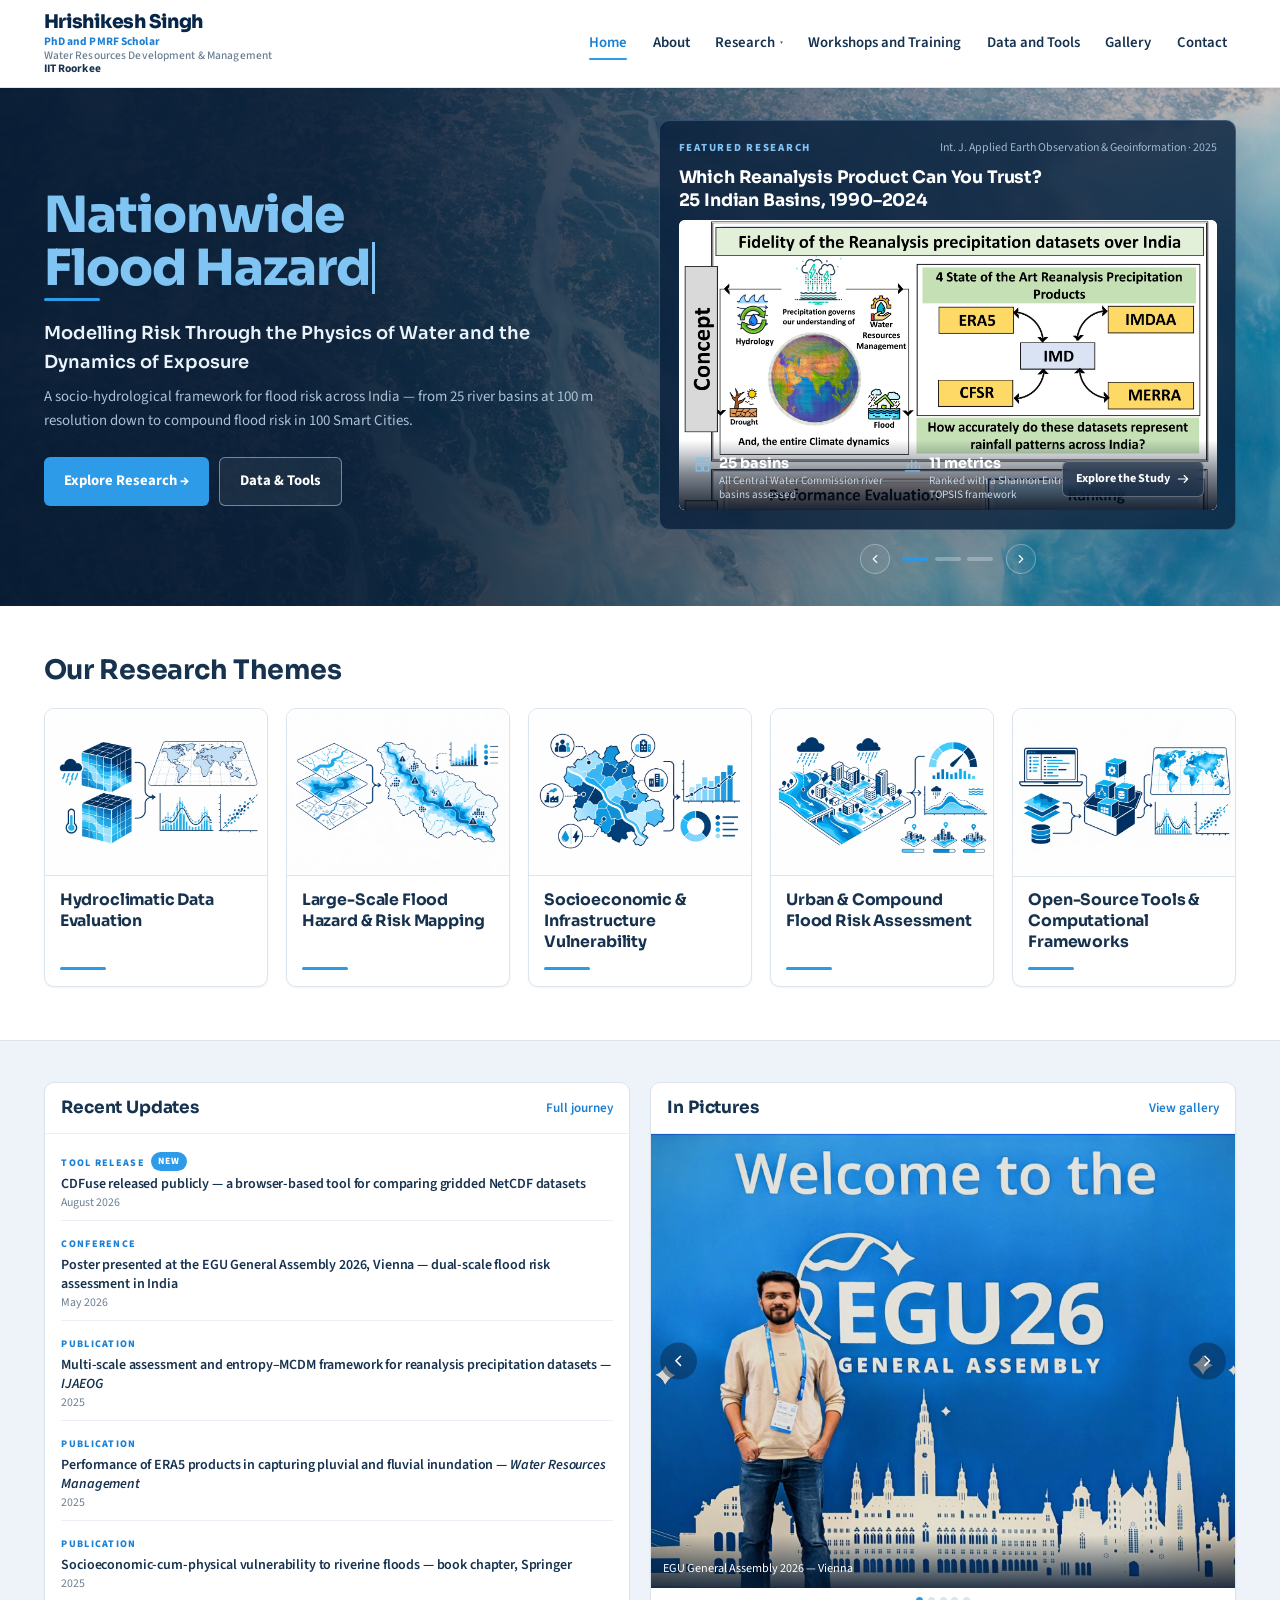
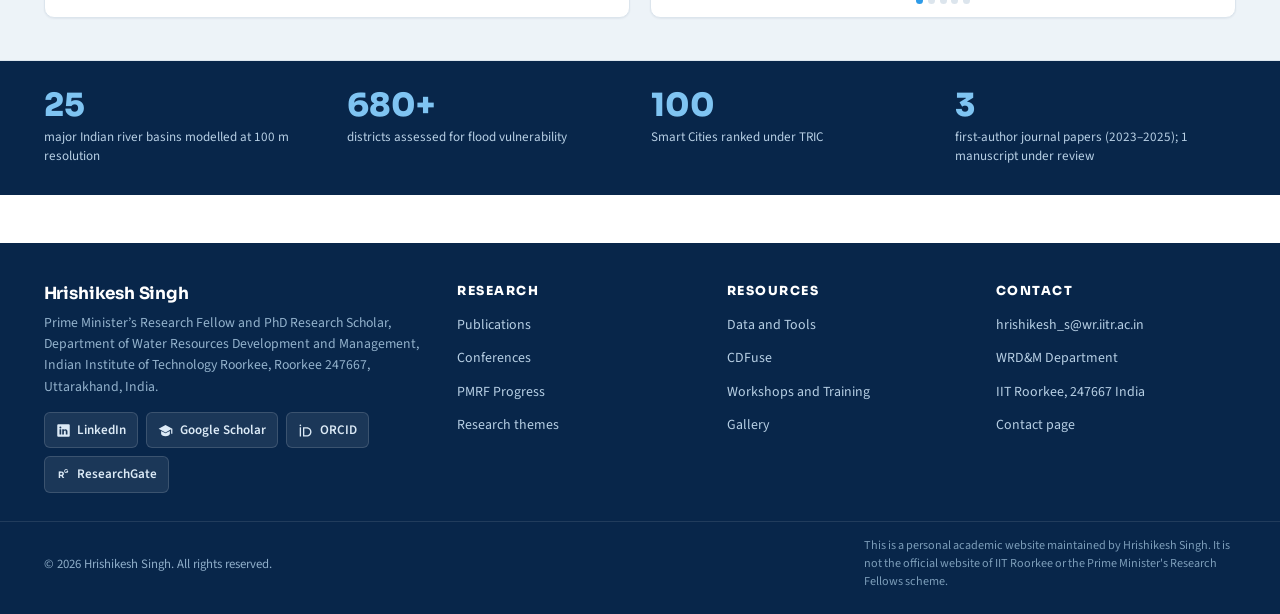
<file: index.html>
<!DOCTYPE html>
<html lang="en">
<head>
<meta charset="UTF-8">
<meta name="viewport" content="width=device-width, initial-scale=1.0">
<title>Hrishikesh Singh — PMRF Scholar, IIT Roorkee</title>
<meta name="description" content="Personal academic website of Hrishikesh Singh, Prime Minister's Research Fellow and PhD scholar, Department of Water Resources Development and Management, IIT Roorkee. Flood-risk modelling, hydrodynamic simulation and socio-hydrological vulnerability across India.">
<link rel="stylesheet" href="css/style.css">
</head>
<body>
<header class="site-header">
  <div class="nav-inner">
    <div class="site-title">
      <a href="index.html">Hrishikesh Singh</a>
      <span class="affil"><span class="role">PhD and PMRF Scholar</span><br>Water Resources Development &amp; Management<br><b>IIT Roorkee</b></span>
    </div>
    <button class="nav-toggle" aria-label="Toggle navigation" aria-expanded="false">&#9776;</button>
    <nav class="main-nav">
      <ul>
        <li><a href="index.html" class="active">Home</a></li>
        <li><a href="about.html">About</a></li>
        <li class="has-dropdown">
          <button type="button" class="dropdown-toggle" aria-expanded="false" aria-haspopup="true">Research <span class="caret" aria-hidden="true">&#9662;</span></button>
          <ul class="dropdown-menu">
            <li><a href="publications.html">Publications</a></li>
            <li><a href="conferences.html">Conferences</a></li>
            <li><a href="pmrf-progress.html">PMRF Progress</a></li>
          </ul>
        </li>
        <li><a href="workshops.html">Workshops and Training</a></li>
        <li><a href="data-tools.html">Data and Tools</a></li>
        <li><a href="gallery.html">Gallery</a></li>
        <li><a href="contact.html">Contact</a></li>
      </ul>
    </nav>
  </div>
</header>

<main id="main" class="home-main">

<!-- ===================== Hero ===================== -->
<section class="hero-photo" style="--hero-img: url('/assets/header.png');">
  <div class="hero-photo-inner">

    <div>
      <h1 class="kinetic">
        <span class="kinetic-line" id="heroRotate" aria-hidden="true"
              data-phrases='["Nationwide Flood Hazard","Hydrodynamic Flood Modelling","Socio-hydrological Vulnerability","Compound Urban Flood Risk","Hydroclimatic Extremes"]'>Nationwide Flood Hazard</span>
      </h1>
      <p class="sr-only">Hrishikesh Singh works on nationwide flood hazard modelling, hydrodynamic flood simulation, socio-hydrological vulnerability, compound urban flood risk, and hydroclimatic extremes.</p>

      <hr class="hero-rule">
      <p class="hero-keywords">Modelling Risk Through the Physics of Water and the Dynamics of Exposure</p>
      <p class="hero-caption">A socio-hydrological framework for flood risk across India &mdash; from 25 river basins at 100&nbsp;m resolution down to compound flood risk in 100 Smart Cities.</p>

      <div class="hero-cta">
        <a href="publications.html" class="primary">Explore Research &rarr;</a>
        <a href="data-tools.html" class="outline">Data &amp; Tools</a>
      </div>
    </div>

    <!-- Featured research deck -->
    <div class="featured-deck">

      <article class="featured is-active" data-title="Reanalysis precipitation datasets over Indian basins">
        <div class="featured-body">
          <div class="featured-head">
            <span class="kicker">Featured Research</span>
            <span class="ref">Int. J. Applied Earth Observation &amp; Geoinformation &middot; 2025</span>
          </div>
          <div class="featured-title-row">
            <h2>Which Reanalysis Product Can You Trust?<br>25 Indian Basins, 1990&ndash;2024</h2>
            <a class="cta" href="https://doi.org/10.1016/j.jag.2025.104919" target="_blank" rel="noopener">Explore the Study
              <svg viewBox="0 0 24 24" fill="none" stroke="currentColor" stroke-width="2" stroke-linecap="round" stroke-linejoin="round"><path d="M4 12h16M14 6l6 6-6 6"/></svg></a>
          </div>
          <figure class="featured-figure">
            <img loading="lazy" decoding="async" src="assets/featured-research/ijaeog-figure.jpg" alt="Ranking of reanalysis precipitation datasets across Indian river basins" onerror="this.style.display='none'; this.nextElementSibling.style.display='flex';">
            <div class="fig-fallback">Figure &mdash; Singh &amp; Mohanty (2025), IJAEOG</div>
          </figure>
          <div class="stat-grid">
            <div class="stat">
              <svg viewBox="0 0 24 24" fill="none" stroke="currentColor" stroke-width="1.6" stroke-linecap="round" stroke-linejoin="round"><path d="M4 4h7v7H4zM13 4h7v7h-7zM4 13h7v7H4zM13 13h7v7h-7z"/></svg>
              <div><b>25 basins</b><span>All Central Water Commission river basins assessed</span></div>
            </div>
            <div class="stat">
              <svg viewBox="0 0 24 24" fill="none" stroke="currentColor" stroke-width="1.6" stroke-linecap="round" stroke-linejoin="round"><path d="M3 20h18M6 16v-5M11 16V7M16 16v-8M21 16v-3"/></svg>
              <div><b>11 metrics</b><span>Ranked with a Shannon Entropy&ndash;TOPSIS framework</span></div>
            </div>
            <div class="stat">
              <svg viewBox="0 0 24 24" fill="none" stroke="currentColor" stroke-width="1.6" stroke-linecap="round" stroke-linejoin="round"><path d="M12 3s6 6.4 6 10.4A6 6 0 016 13.4C6 9.4 12 3 12 3z"/></svg>
              <div><b>ERA5 nationally</b><span>IMDAA leads in monsoon and mountainous basins</span></div>
            </div>
            <div class="stat">
              <svg viewBox="0 0 24 24" fill="none" stroke="currentColor" stroke-width="1.6" stroke-linecap="round" stroke-linejoin="round"><path d="M12 2l2.9 6.3 6.6.8-4.9 4.6 1.3 6.6L12 17l-5.9 3.3 1.3-6.6L2.5 9.1l6.6-.8z"/></svg>
              <div><b>Impact factor 9.83</b><span>First-author, 2024 journal impact factor</span></div>
            </div>
          </div>
        </div>
      </article>

      <article class="featured" data-title="ERA5 for pluvial and fluvial inundation">
        <div class="featured-body">
          <div class="featured-head">
            <span class="kicker">Featured Research</span>
            <span class="ref">Water Resources Management &middot; 2025</span>
          </div>
          <div class="featured-title-row">
            <h2>Can ERA5 Reproduce Pluvial and Fluvial Inundation?<br>Resource-Constrained Flood-Prone Watersheds</h2>
            <a class="cta" href="https://doi.org/10.1007/s11269-025-04257-9" target="_blank" rel="noopener">Explore the Study
              <svg viewBox="0 0 24 24" fill="none" stroke="currentColor" stroke-width="2" stroke-linecap="round" stroke-linejoin="round"><path d="M4 12h16M14 6l6 6-6 6"/></svg></a>
          </div>
          <figure class="featured-figure">
            <img loading="lazy" decoding="async" src="assets/featured-research/wrm-figure.jpg" alt="Design flood hazard maps derived from ERA5 rainfall and GloFAS discharge" onerror="this.style.display='none'; this.nextElementSibling.style.display='flex';">
            <div class="fig-fallback">Figure &mdash; Singh &amp; Mohanty (2025), Water Resources Management</div>
          </figure>
          <div class="stat-grid">
            <div class="stat">
              <svg viewBox="0 0 24 24" fill="none" stroke="currentColor" stroke-width="1.6" stroke-linecap="round" stroke-linejoin="round"><circle cx="10.5" cy="10.5" r="6.5"/><path d="M15.5 15.5L21 21"/></svg>
              <div><b>Hit rate &gt; 0.8</b><span>Simulated extents validated against MODIS imagery</span></div>
            </div>
            <div class="stat">
              <svg viewBox="0 0 24 24" fill="none" stroke="currentColor" stroke-width="1.6" stroke-linecap="round" stroke-linejoin="round"><path d="M2 16c2.5 0 2.5-3 5-3s2.5 3 5 3 2.5-3 5-3 2.5 3 5 3"/><path d="M2 9c2.5 0 2.5-3 5-3s2.5 3 5 3 2.5-3 5-3 2.5 3 5 3"/></svg>
              <div><b>50, 100, 200 yr</b><span>Design flood-hazard maps as depth and momentum</span></div>
            </div>
            <div class="stat">
              <svg viewBox="0 0 24 24" fill="none" stroke="currentColor" stroke-width="1.6" stroke-linecap="round" stroke-linejoin="round"><rect x="3" y="4" width="18" height="17" rx="2"/><path d="M3 9h18M8 2v4M16 2v4"/></svg>
              <div><b>3 flood events</b><span>2006, 2008 and 2011 reconstructed in LISFLOOD-FP</span></div>
            </div>
            <div class="stat">
              <svg viewBox="0 0 24 24" fill="none" stroke="currentColor" stroke-width="1.6" stroke-linecap="round" stroke-linejoin="round"><path d="M4 19V5M4 19h16"/><path d="M8 15l3.5-4 3 2.5L20 7"/></svg>
              <div><b>ERA5 + GloFAS</b><span>Rainfall and discharge tested against station records</span></div>
            </div>
          </div>
        </div>
      </article>

      <article class="featured" data-title="Compound flood risk across 100 Smart Cities">
        <div class="featured-body">
          <div class="featured-head">
            <span class="kicker">Featured Research</span>
            <span class="ref">TRIC &middot; Under internal review</span>
          </div>
          <div class="featured-title-row">
            <h2>Ranking India&rsquo;s 100 Smart Cities by Flood Risk<br>A Tier-Based Compound Risk Index</h2>
            <a class="cta" href="about.html#research-themes">Read the Theme
              <svg viewBox="0 0 24 24" fill="none" stroke="currentColor" stroke-width="2" stroke-linecap="round" stroke-linejoin="round"><path d="M4 12h16M14 6l6 6-6 6"/></svg></a>
          </div>
          <figure class="featured-figure">
            <img loading="lazy" decoding="async" src="assets/featured-research/tric-figure.jpg" alt="Tier-based compound flood risk ranking of India's 100 Smart Cities" onerror="this.style.display='none'; this.nextElementSibling.style.display='flex';">
            <div class="fig-fallback">TRIC &mdash; Tier-based Risk Index for Cities</div>
          </figure>
          <div class="stat-grid">
            <div class="stat">
              <svg viewBox="0 0 24 24" fill="none" stroke="currentColor" stroke-width="1.6" stroke-linecap="round" stroke-linejoin="round"><path d="M3 21h18M5 21V8l5-4 5 4v13M9 21v-4h2v4"/><path d="M15 21V11l4-2v12"/></svg>
              <div><b>100 cities</b><span>Every Indian Smart City ranked on compound flood risk</span></div>
            </div>
            <div class="stat">
              <svg viewBox="0 0 24 24" fill="none" stroke="currentColor" stroke-width="1.6" stroke-linecap="round" stroke-linejoin="round"><circle cx="12" cy="6" r="3"/><path d="M6 21v-3a6 6 0 0112 0v3"/></svg>
              <div><b>10.35 million</b><span>People (7.64%) in High to Very High hazard zones</span></div>
            </div>
            <div class="stat">
              <svg viewBox="0 0 24 24" fill="none" stroke="currentColor" stroke-width="1.6" stroke-linecap="round" stroke-linejoin="round"><circle cx="12" cy="12" r="9"/><path d="M12 7v10M9.5 9.5h5M9.5 14.5h5"/></svg>
              <div><b>US$147.48 bn</b><span>GDP exposed (9.03%) across the hazard zones</span></div>
            </div>
            <div class="stat">
              <svg viewBox="0 0 24 24" fill="none" stroke="currentColor" stroke-width="1.6" stroke-linecap="round" stroke-linejoin="round"><path d="M3 20l6-7 4 4 3-4 5 7z"/><circle cx="8" cy="6" r="2"/></svg>
              <div><b>6 Tier-5 cities</b><span>Highest-risk set, with 27 Tier-4 cities behind them</span></div>
            </div>
          </div>
        </div>
      </article>

      <div class="deck-nav">
        <button type="button" class="deck-arrow deck-prev" aria-label="Previous study">
          <svg viewBox="0 0 24 24" fill="none" stroke="currentColor" stroke-width="2" stroke-linecap="round" stroke-linejoin="round"><path d="M15 18l-6-6 6-6"/></svg>
        </button>
        <div class="deck-dots"></div>
        <button type="button" class="deck-arrow deck-next" aria-label="Next study">
          <svg viewBox="0 0 24 24" fill="none" stroke="currentColor" stroke-width="2" stroke-linecap="round" stroke-linejoin="round"><path d="M9 6l6 6-6 6"/></svg>
        </button>
      </div>

    </div>
  </div>
</section>

<!-- ===================== Research themes ===================== -->
<section class="themes">
  <div class="wrap">
    <h2>Our Research Themes</h2>
    <div class="tcards">

      <a class="tcard" href="about.html#research-themes">
        <div class="tcard-fig">
          <img loading="lazy" decoding="async" src="assets/themes/theme-hydroclimatic-data.webp" alt="Gridded precipitation and temperature datasets compared against observations and ranked">
        </div>
        <div class="tcard-body">
          <h3>Hydroclimatic Data Evaluation</h3>
          <span class="tcard-rule"></span>
        </div>
      </a>

      <a class="tcard" href="about.html#research-themes">
        <div class="tcard-fig">
          <img loading="lazy" decoding="async" src="assets/themes/theme-flood-hazard-mapping.webp" alt="River network, inundation depth and settlement layers combined into a basin flood-hazard map">
        </div>
        <div class="tcard-body">
          <h3>Large-Scale Flood Hazard &amp; Risk Mapping</h3>
          <span class="tcard-rule"></span>
        </div>
      </a>

      <a class="tcard" href="about.html#research-themes">
        <div class="tcard-fig">
          <img loading="lazy" decoding="async" src="assets/themes/theme-vulnerability.webp" alt="District-level socioeconomic and infrastructure indicators scored and weighted">
        </div>
        <div class="tcard-body">
          <h3>Socioeconomic &amp; Infrastructure Vulnerability</h3>
          <span class="tcard-rule"></span>
        </div>
      </a>

      <a class="tcard" href="about.html#research-themes">
        <div class="tcard-fig">
          <img loading="lazy" decoding="async" src="assets/themes/theme-urban-compound-risk.webp" alt="Pluvial and fluvial flooding across an urban floodplain, scored into a city risk index">
        </div>
        <div class="tcard-body">
          <h3>Urban &amp; Compound Flood Risk Assessment</h3>
          <span class="tcard-rule"></span>
        </div>
      </a>

      <a class="tcard" href="about.html#research-themes">
        <div class="tcard-fig">
          <img loading="lazy" decoding="async" src="assets/themes/theme-tools-frameworks.webp" alt="Code, data layers and databases assembled into reusable analysis workflows">
        </div>
        <div class="tcard-body">
          <h3>Open-Source Tools &amp; Computational Frameworks</h3>
          <span class="tcard-rule"></span>
        </div>
      </a>

    </div>
  </div>
</section>

<!-- ===================== Updates and pictures ===================== -->
<section class="band">
  <div class="wrap panels">

    <div class="panel">
      <div class="panel-head">
        <h2>Recent Updates</h2>
        <a href="about.html#journey">Full journey</a>
      </div>
      <div class="panel-body panel-body-fill">

        <div class="update">
          <span class="u-kicker">Tool release</span><span class="u-new">New</span>
          <h3>CDFuse released publicly &mdash; a browser-based tool for comparing gridded NetCDF datasets</h3>
          <p class="u-date">August 2026</p>
        </div>

        <div class="update">
          <span class="u-kicker">Conference</span>
          <h3>Poster presented at the EGU General Assembly 2026, Vienna &mdash; dual-scale flood risk assessment in India</h3>
          <p class="u-date">May 2026</p>
        </div>

        <div class="update">
          <span class="u-kicker">Publication</span>
          <h3>Multi-scale assessment and entropy&ndash;MCDM framework for reanalysis precipitation datasets &mdash; <em>IJAEOG</em></h3>
          <p class="u-date">2025</p>
        </div>

        <div class="update">
          <span class="u-kicker">Publication</span>
          <h3>Performance of ERA5 products in capturing pluvial and fluvial inundation &mdash; <em>Water Resources Management</em></h3>
          <p class="u-date">2025</p>
        </div>

        <div class="update">
          <span class="u-kicker">Publication</span>
          <h3>Socioeconomic-cum-physical vulnerability to riverine floods &mdash; book chapter, Springer</h3>
          <p class="u-date">2025</p>
        </div>

      </div>
    </div>

    <div class="panel">
      <div class="panel-head">
        <h2>In Pictures</h2>
        <a href="gallery.html">View gallery</a>
      </div>
      <div class="shots">
        <figure class="is-active">
          <img loading="lazy" decoding="async" src="assets/gallery/photos/conferences-training/egu26-2026-welcome-wall.jpg" alt="At the EGU General Assembly 2026 welcome wall, Vienna">
          <figcaption>EGU General Assembly 2026 &mdash; Vienna</figcaption>
        </figure>
        <figure>
          <img loading="lazy" decoding="async" src="assets/gallery/photos/conferences-training/raster-2023-opening-assembly.jpg" alt="Opening session of the RASTER 2023 workshop at IIT Roorkee">
          <figcaption>RASTER 2023 workshop, opening session &mdash; IIT Roorkee</figcaption>
        </figure>
        <figure>
          <img loading="lazy" decoding="async" src="assets/gallery/photos/conferences-training/bits-hyderabad-course-2024.jpg" alt="Urban Flood Modelling course at BITS Hyderabad with Prof. Nagesh Kumar">
          <figcaption>Urban Flood Modelling course &mdash; BITS Hyderabad, with Prof. Nagesh Kumar</figcaption>
        </figure>
        <figure>
          <img loading="lazy" decoding="async" src="assets/gallery/photos/conferences-training/icrc-cordex-2023-ictp-group-3.jpg" alt="With fellow delegates at ICTP during ICRC-CORDEX 2023, Trieste">
          <figcaption>ICRC-CORDEX 2023, with fellow delegates &mdash; ICTP, Trieste</figcaption>
        </figure>
        <figure>
          <img loading="lazy" decoding="async" src="assets/gallery/photos/conferences-training/icrc-cordex-2023-ictp-entrance-solo.jpg" alt="At the ICTP entrance during ICRC-CORDEX 2023, Trieste">
          <figcaption>ICRC-CORDEX 2023 &mdash; ICTP, Trieste</figcaption>
        </figure>

        <button type="button" class="shot-arrow shot-prev" aria-label="Previous photo">
          <svg viewBox="0 0 24 24" fill="none" stroke="currentColor" stroke-width="2" stroke-linecap="round" stroke-linejoin="round"><path d="M15 18l-6-6 6-6"/></svg>
        </button>
        <button type="button" class="shot-arrow shot-next" aria-label="Next photo">
          <svg viewBox="0 0 24 24" fill="none" stroke="currentColor" stroke-width="2" stroke-linecap="round" stroke-linejoin="round"><path d="M9 6l6 6-6 6"/></svg>
        </button>
      </div>
      <div class="shot-dots"></div>
    </div>

  </div>
</section>

<!-- ===================== At a glance ===================== -->
<section class="stats-band">
  <div class="stats-band-inner">
    <div class="stat-item"><span class="num">25</span><span class="label">major Indian river basins modelled at 100&nbsp;m resolution</span></div>
    <div class="stat-item"><span class="num">680+</span><span class="label">districts assessed for flood vulnerability</span></div>
    <div class="stat-item"><span class="num">100</span><span class="label">Smart Cities ranked under TRIC</span></div>
    <div class="stat-item"><span class="num">3</span><span class="label">first-author journal papers (2023&ndash;2025); 1 manuscript under review</span></div>
  </div>
</section>

</main>

<footer class="site-footer">
  <div class="foot-grid">

    <div class="foot-brand">
      <h3>Hrishikesh Singh</h3>
      <p>Prime Minister&rsquo;s Research Fellow and PhD Research Scholar, Department of Water Resources Development and Management, Indian Institute of Technology Roorkee, Roorkee 247667, Uttarakhand, India.</p>
      <div class="footer-social">
        <a href="https://www.linkedin.com/in/hrishikesh-singh-049377238/" target="_blank" rel="noopener">
          <svg viewBox="0 0 24 24" aria-hidden="true"><path d="M20.45 2H3.55A1.55 1.55 0 0 0 2 3.55v16.9A1.55 1.55 0 0 0 3.55 22h16.9A1.55 1.55 0 0 0 22 20.45V3.55A1.55 1.55 0 0 0 20.45 2zM8.34 18.34H5.67v-8.4h2.67zM7 8.75a1.55 1.55 0 1 1 0-3.1 1.55 1.55 0 0 1 0 3.1zm11.34 9.59h-2.67v-4.4c0-1.24-.45-1.9-1.36-1.9-.83 0-1.36.56-1.58 1.1a2 2 0 0 0-.1.71v4.49h-2.67s.03-7.3 0-8.4h2.67v1.24a2.65 2.65 0 0 1 2.41-1.33c1.76 0 3.3 1.15 3.3 3.62z"/></svg>
          LinkedIn
        </a>
        <a href="https://scholar.google.com/citations?user=8gPMWowAAAAJ&hl=en" target="_blank" rel="noopener">
          <svg viewBox="0 0 24 24" aria-hidden="true"><path d="M12 3 1 9l11 6 9-4.91V17h2V9L12 3zm0 13.5L5 12.79V17c0 2.21 3.13 4 7 4s7-1.79 7-4v-4.21l-7 3.71z"/></svg>
          Google Scholar
        </a>
        <a href="https://orcid.org/0009-0003-6326-6463" target="_blank" rel="noopener">
          <svg viewBox="51 29 174 174" aria-hidden="true"><path d="M86.3 186.2H70.9V79.1h15.4v107.1zM78.6 66.9c-5.5 0-10-4.5-10-10s4.5-10 10-10 10 4.5 10 10-4.5 10-10 10z"/><path d="M108.9 79.1h41.6c39.6 0 57 28.3 57 53.6 0 27.5-21.5 53.6-56.8 53.6h-41.8V79.1zm15.4 93.3h24.5c34.9 0 42.9-26.5 42.9-39.7 0-21.5-13.7-39.7-43.7-39.7h-23.7v79.4z"/></svg>
          ORCID
        </a>
        <a href="https://www.researchgate.net/profile/Hrishikesh-Singh-5" target="_blank" rel="noopener">
          <svg viewBox="24 2 254 254" aria-hidden="true"><text x="112" y="182" text-anchor="middle" font-family="Sora, 'Source Sans 3', Helvetica, Arial, sans-serif" font-size="150" font-weight="700">R</text><text x="196" y="110" text-anchor="middle" font-family="Sora, 'Source Sans 3', Helvetica, Arial, sans-serif" font-size="88" font-weight="700">G</text></svg>
          ResearchGate
        </a>
      </div>
    </div>

    <div class="foot-col">
      <h4>Research</h4>
      <ul>
        <li><a href="publications.html">Publications</a></li>
        <li><a href="conferences.html">Conferences</a></li>
        <li><a href="pmrf-progress.html">PMRF Progress</a></li>
        <li><a href="about.html#research-themes">Research themes</a></li>
      </ul>
    </div>

    <div class="foot-col">
      <h4>Resources</h4>
      <ul>
        <li><a href="data-tools.html">Data and Tools</a></li>
        <li><a href="https://cdfuse.streamlit.app" target="_blank" rel="noopener">CDFuse</a></li>
        <li><a href="workshops.html">Workshops and Training</a></li>
        <li><a href="gallery.html">Gallery</a></li>
      </ul>
    </div>

    <div class="foot-col">
      <h4>Contact</h4>
      <ul>
        <li><a href="mailto:hrishikesh_s@wr.iitr.ac.in">hrishikesh_s@wr.iitr.ac.in</a></li>
        <li><span>WRD&amp;M Department</span></li>
        <li><span>IIT Roorkee, 247667 India</span></li>
        <li><a href="contact.html">Contact page</a></li>
      </ul>
    </div>

  </div>

  <div class="foot-bottom">
    <p class="footer-copy">&copy; 2026 Hrishikesh Singh. All rights reserved.</p>
    <p class="footer-disclaimer">This is a personal academic website maintained by Hrishikesh Singh. It is not the official website of IIT Roorkee or the Prime Minister's Research Fellows scheme.</p>
  </div>
</footer>

<script src="js/main.js"></script>
<script src="js/home.js"></script>
</body>
</html>
</file>
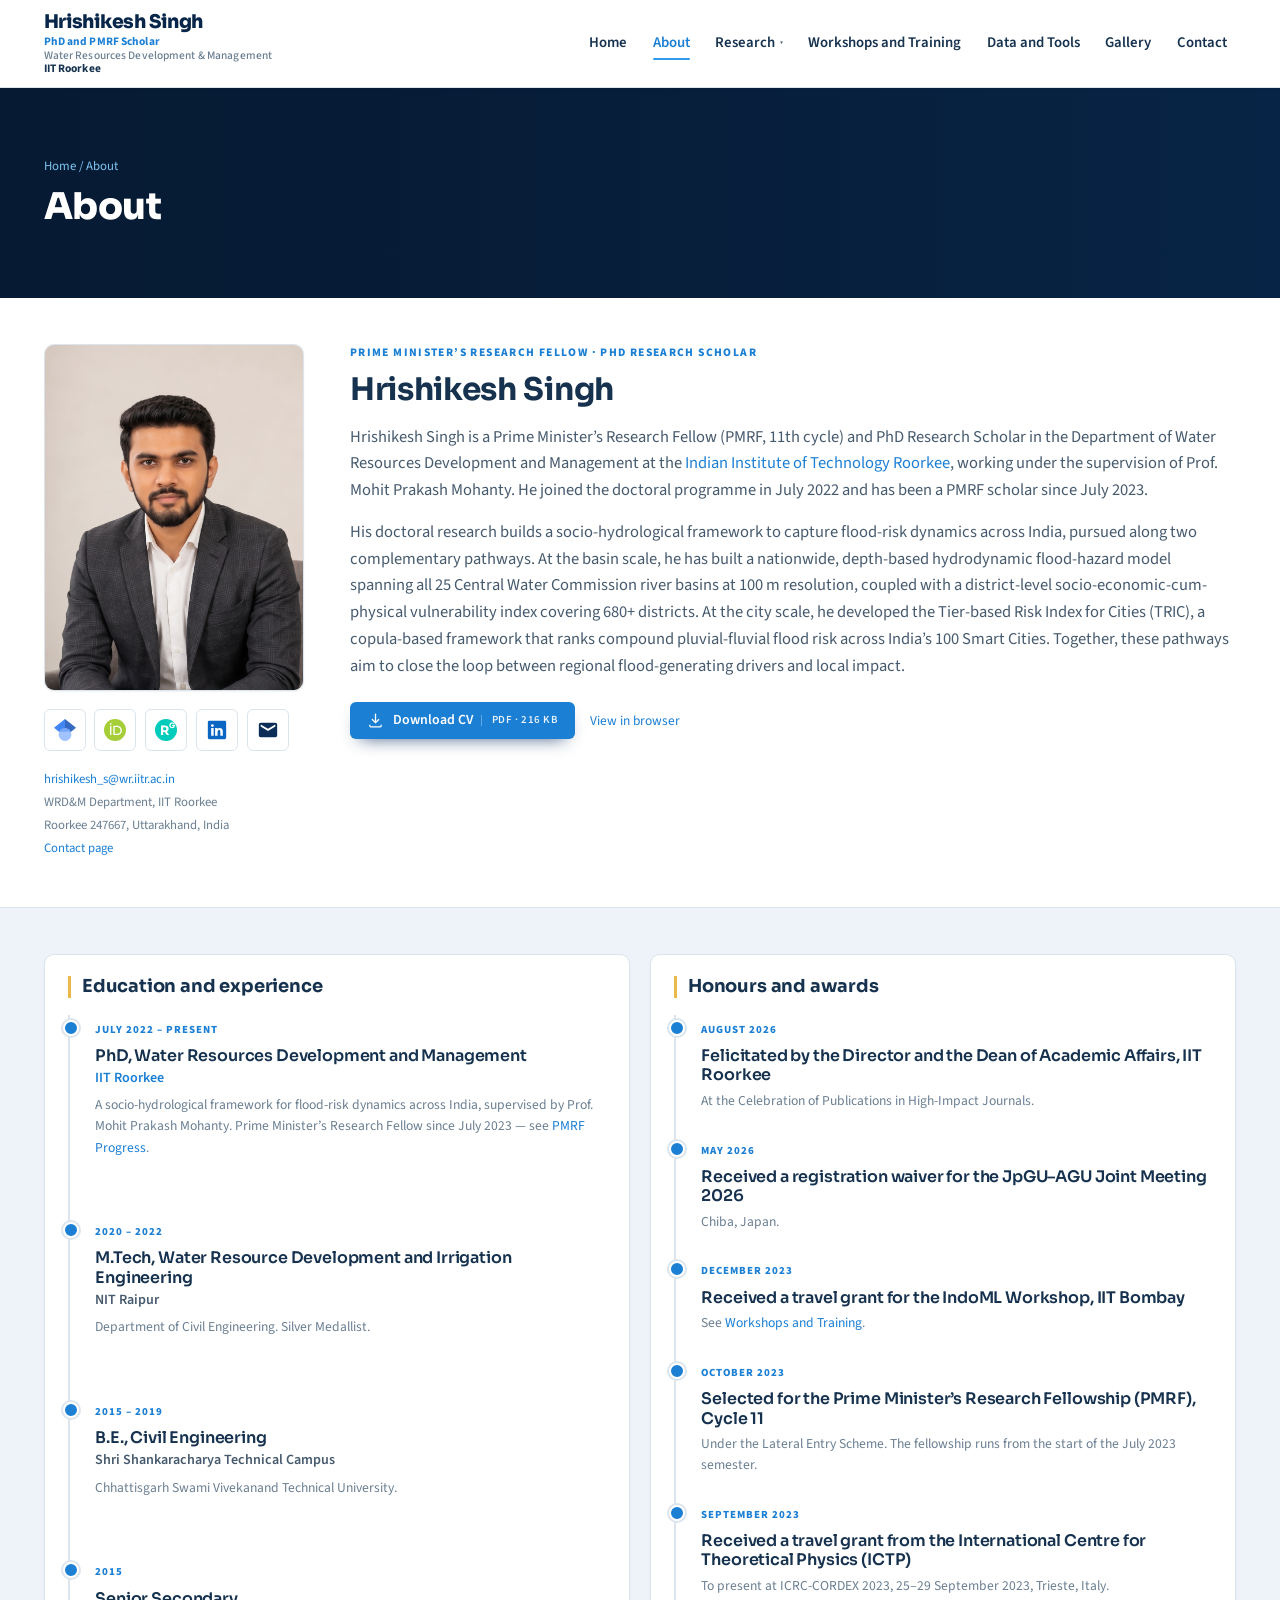
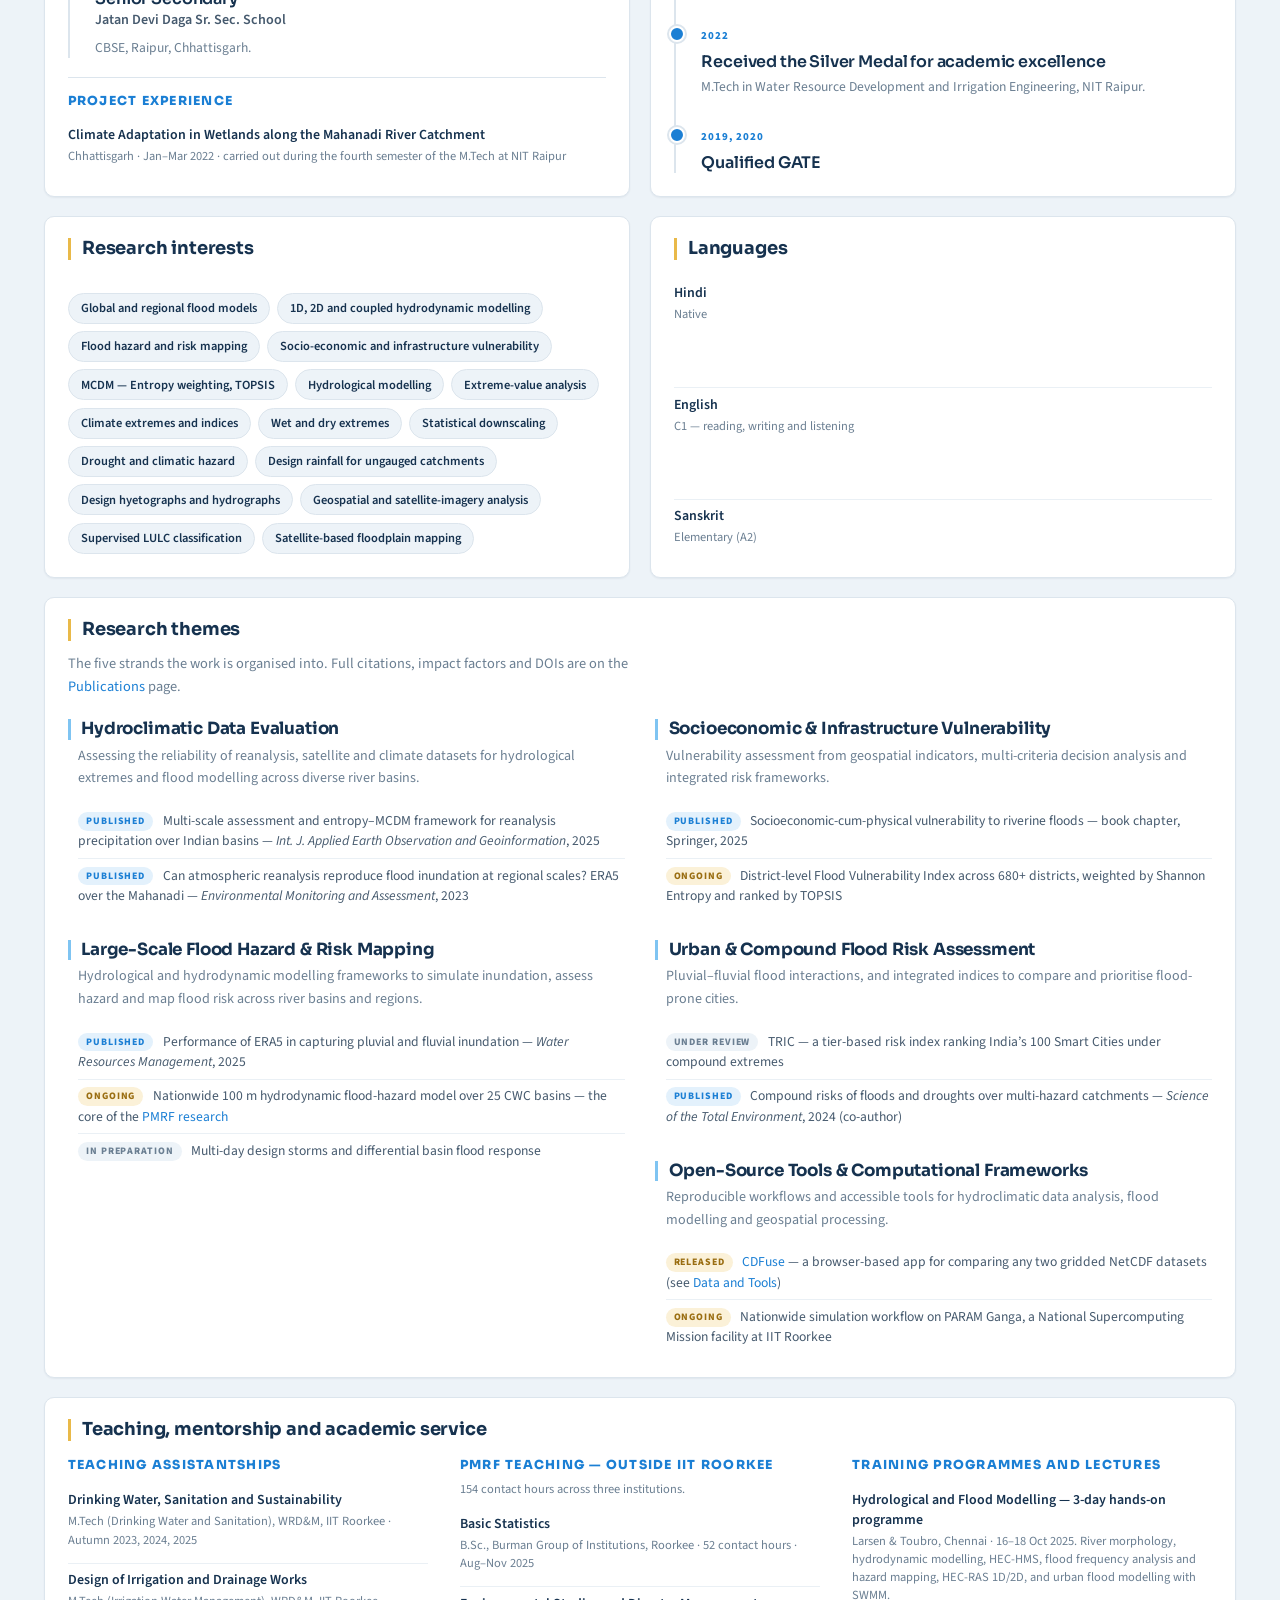
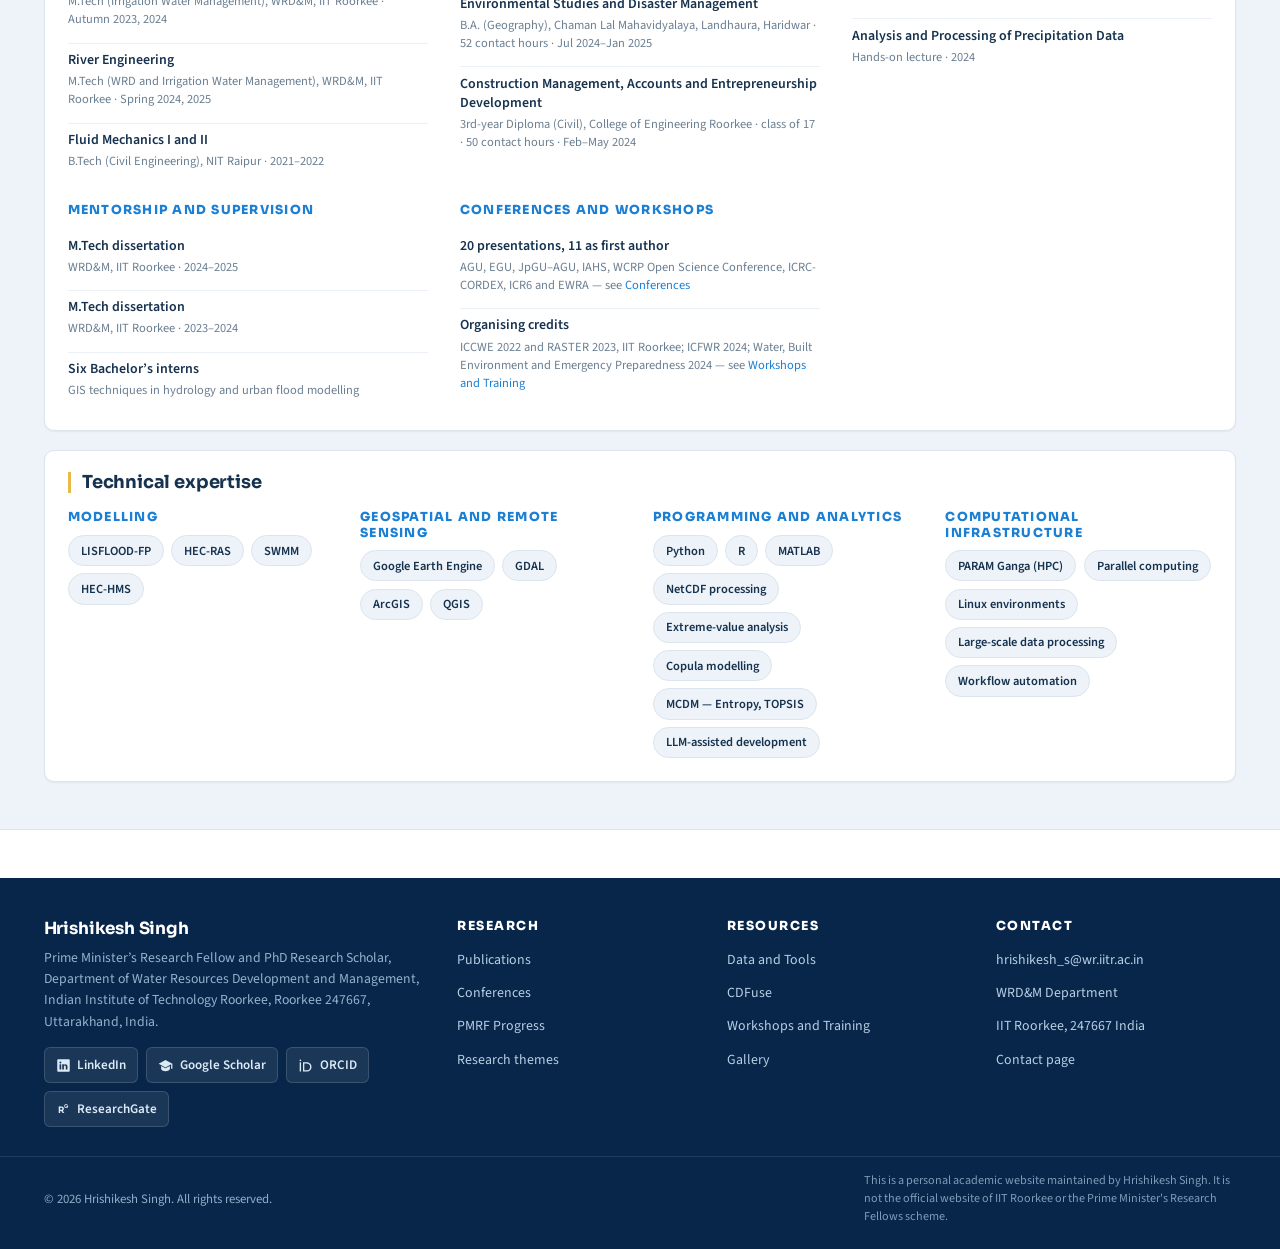
<file: about.html>
<!DOCTYPE html>
<html lang="en">
<head>
<meta charset="UTF-8">
<meta name="viewport" content="width=device-width, initial-scale=1.0">
<title>About — Hrishikesh Singh</title>
<meta name="description" content="Hrishikesh Singh, Prime Minister's Research Fellow and PhD Research Scholar in Water Resources Development and Management at IIT Roorkee — biography, education, awards and research themes.">
<link rel="stylesheet" href="css/style.css">
</head>
<body>
<header class="site-header">
  <div class="nav-inner">
    <div class="site-title">
      <a href="index.html">Hrishikesh Singh</a>
      <span class="affil"><span class="role">PhD and PMRF Scholar</span><br>Water Resources Development &amp; Management<br><b>IIT Roorkee</b></span>
    </div>
    <button class="nav-toggle" aria-label="Toggle navigation" aria-expanded="false">&#9776;</button>
    <nav class="main-nav">
      <ul>
        <li><a href="index.html">Home</a></li>
        <li><a href="about.html" class="active">About</a></li>
        <li class="has-dropdown">
          <button type="button" class="dropdown-toggle" aria-expanded="false" aria-haspopup="true">Research <span class="caret" aria-hidden="true">&#9662;</span></button>
          <ul class="dropdown-menu">
            <li><a href="publications.html">Publications</a></li>
            <li><a href="conferences.html">Conferences</a></li>
            <li><a href="pmrf-progress.html">PMRF Progress</a></li>
          </ul>
        </li>
        <li><a href="workshops.html">Workshops and Training</a></li>
        <li><a href="data-tools.html">Data and Tools</a></li>
        <li><a href="gallery.html">Gallery</a></li>
        <li><a href="contact.html">Contact</a></li>
      </ul>
    </nav>
  </div>
</header>

<section class="hero-photo compact">
  <div class="hero-photo-inner">
    <p class="crumb"><a href="index.html">Home</a> / About</p>
    <h1>About</h1>
  </div>
</section>

<main id="main" class="banded-main">

  <!-- Portrait, biography and CV -->
  <section class="section">
    <div class="wrap">
      <div class="pi-layout">

        <div>
          <figure class="pi-photo">
            <img src="assets/portrait.png" alt="Hrishikesh Singh">
          </figure>

          <div class="pi-meta">
            <ul class="social-links">
              <li><a href="https://scholar.google.com/citations?user=8gPMWowAAAAJ&amp;hl=en" target="_blank" rel="noopener" title="Google Scholar" aria-label="Google Scholar">
                <svg viewBox="0 0 512 512" aria-hidden="true"><path fill="#4285F4" d="M256 411.1L0 202.7 256 0z"/><path fill="#356AC3" d="M256 411.1l256-208.4L256 0z"/><circle fill="#A0C3FF" cx="256" cy="362.7" r="149.3"/><path fill="#76A7FA" d="M121 298.7c24-50.5 75.5-85.3 135-85.3s111.1 34.8 135 85.3H121z"/></svg>
              </a></li>
              <li><a href="https://orcid.org/0009-0003-6326-6463" target="_blank" rel="noopener" title="ORCID" aria-label="ORCID">
                <svg viewBox="0 0 256 256" aria-hidden="true"><circle fill="#A6CE39" cx="128" cy="128" r="128"/><path fill="#fff" d="M86.3 186.2H70.9V79.1h15.4v107.1zM78.6 66.9c-5.5 0-10-4.5-10-10s4.5-10 10-10 10 4.5 10 10-4.5 10-10 10z"/><path fill="#fff" d="M108.9 79.1h41.6c39.6 0 57 28.3 57 53.6 0 27.5-21.5 53.6-56.8 53.6h-41.8V79.1zm15.4 93.3h24.5c34.9 0 42.9-26.5 42.9-39.7 0-21.5-13.7-39.7-43.7-39.7h-23.7v79.4z"/></svg>
              </a></li>
              <li><a href="https://www.researchgate.net/profile/Hrishikesh-Singh-5" target="_blank" rel="noopener" title="ResearchGate" aria-label="ResearchGate">
                <svg viewBox="0 0 256 256" aria-hidden="true"><circle fill="#00CCBB" cx="128" cy="128" r="128"/><text x="112" y="182" text-anchor="middle" fill="#fff" font-family="Sora, 'Source Sans 3', Helvetica, Arial, sans-serif" font-size="150" font-weight="700">R</text><text x="196" y="110" text-anchor="middle" fill="#fff" font-family="Sora, 'Source Sans 3', Helvetica, Arial, sans-serif" font-size="88" font-weight="700">G</text></svg>
              </a></li>
              <li><a href="https://www.linkedin.com/in/hrishikesh-singh-049377238/" target="_blank" rel="noopener" title="LinkedIn" aria-label="LinkedIn">
                <svg viewBox="0 0 24 24" aria-hidden="true"><path fill="#0A66C2" d="M20.45 2H3.55A1.55 1.55 0 0 0 2 3.55v16.9A1.55 1.55 0 0 0 3.55 22h16.9A1.55 1.55 0 0 0 22 20.45V3.55A1.55 1.55 0 0 0 20.45 2zM8.34 18.34H5.67v-8.4h2.67zM7 8.75a1.55 1.55 0 1 1 0-3.1 1.55 1.55 0 0 1 0 3.1zm11.34 9.59h-2.67v-4.4c0-1.24-.45-1.9-1.36-1.9-.83 0-1.36.56-1.58 1.1a2 2 0 0 0-.1.71v4.49h-2.67s.03-7.3 0-8.4h2.67v1.24a2.65 2.65 0 0 1 2.41-1.33c1.76 0 3.3 1.15 3.3 3.62z"/></svg>
              </a></li>
              <li><a href="mailto:hrishikesh_s@wr.iitr.ac.in" title="Email" aria-label="Email">
                <svg viewBox="0 0 24 24" aria-hidden="true"><path fill="#0C2D57" d="M20 4H4a2 2 0 0 0-2 2v12a2 2 0 0 0 2 2h16a2 2 0 0 0 2-2V6a2 2 0 0 0-2-2zm0 4.24-8 4.76-8-4.76V6l8 4.76L20 6z"/></svg>
              </a></li>
            </ul>

            <ul class="pi-contact">
              <li><a href="mailto:hrishikesh_s@wr.iitr.ac.in">hrishikesh_s@wr.iitr.ac.in</a></li>
              <li>WRD&amp;M Department, IIT Roorkee</li>
              <li>Roorkee 247667, Uttarakhand, India</li>
              <li><a href="contact.html">Contact page</a></li>
            </ul>
          </div>
        </div>

        <div>
          <p class="pi-role">Prime Minister&rsquo;s Research Fellow &middot; PhD Research Scholar</p>
          <h2 class="pi-name">Hrishikesh Singh</h2>

          <div class="short-bio">
            <p>Hrishikesh Singh is a Prime Minister&rsquo;s Research Fellow (PMRF, 11th cycle) and PhD Research Scholar in the Department of Water Resources Development and Management at the <a href="https://www.iitr.ac.in/" target="_blank" rel="noopener">Indian Institute of Technology Roorkee</a>, working under the supervision of Prof. Mohit Prakash Mohanty. He joined the doctoral programme in July 2022 and has been a PMRF scholar since July 2023.</p>

            <p>His doctoral research builds a socio-hydrological framework to capture flood-risk dynamics across India, pursued along two complementary pathways. At the basin scale, he has built a nationwide, depth-based hydrodynamic flood-hazard model spanning all 25 Central Water Commission river basins at 100 m resolution, coupled with a district-level socio-economic-cum-physical vulnerability index covering 680+ districts. At the city scale, he developed the Tier-based Risk Index for Cities (TRIC), a copula-based framework that ranks compound pluvial-fluvial flood risk across India&rsquo;s 100 Smart Cities. Together, these pathways aim to close the loop between regional flood-generating drivers and local impact.</p>

          </div>

          <p class="cv-row">
            <a class="cv-btn" href="assets/cv/Hrishikesh-Singh-CV.pdf" download>
              <svg viewBox="0 0 24 24" fill="none" stroke="currentColor" stroke-width="1.8" stroke-linecap="round" stroke-linejoin="round" aria-hidden="true">
                <path d="M12 3v12"/><path d="M7.5 10.5 12 15l4.5-4.5"/><path d="M4 18.5v1A1.5 1.5 0 0 0 5.5 21h13a1.5 1.5 0 0 0 1.5-1.5v-1"/>
              </svg>
              Download CV
              <span class="cv-meta">PDF &middot; 216&nbsp;KB</span>
            </a>
            <a class="cv-alt" href="assets/cv/Hrishikesh-Singh-CV.pdf" target="_blank" rel="noopener">View in browser</a>
          </p>
        </div>

      </div>
    </div>
  </section>

  <!-- Everything below the biography: one card per section, two to a row.
       Cards whose own contents are columned run the full width. -->
  <section class="section tint">
    <div class="wrap">
      <div class="about-cards">

        <!-- Education and experience -->
        <article class="acard" id="journey">
          <h2>Education and experience</h2>
          <ul class="timeline">
            <li>
              <span class="when">July 2022 &ndash; present</span>
              <h3>PhD, Water Resources Development and Management</h3>
              <p class="where"><a href="https://www.iitr.ac.in/" target="_blank" rel="noopener">IIT Roorkee</a></p>
              <p>A socio-hydrological framework for flood-risk dynamics across India, supervised by Prof. Mohit Prakash Mohanty. Prime Minister&rsquo;s Research Fellow since July 2023 &mdash; see <a href="pmrf-progress.html">PMRF Progress</a>.</p>
            </li>
            <li>
              <span class="when">2020 &ndash; 2022</span>
              <h3>M.Tech, Water Resource Development and Irrigation Engineering</h3>
              <p class="where">NIT Raipur</p>
              <p>Department of Civil Engineering. Silver Medallist.</p>
            </li>
            <li>
              <span class="when">2015 &ndash; 2019</span>
              <h3>B.E., Civil Engineering</h3>
              <p class="where">Shri Shankaracharya Technical Campus</p>
              <p>Chhattisgarh Swami Vivekanand Technical University.</p>
            </li>
            <li>
              <span class="when">2015</span>
              <h3>Senior Secondary</h3>
              <p class="where">Jatan Devi Daga Sr. Sec. School</p>
              <p>CBSE, Raipur, Chhattisgarh.</p>
            </li>
          </ul>

          <div class="acard-sub">
            <h3>Project experience</h3>
            <ul class="dated">
              <li>
                <b>Climate Adaptation in Wetlands along the Mahanadi River Catchment</b>
                <span>Chhattisgarh &middot; Jan&ndash;Mar 2022 &middot; carried out during the fourth semester of the M.Tech at NIT Raipur</span>
              </li>
            </ul>
          </div>
        </article>


        <!-- Honours and awards -->
        <article class="acard">
          <h2>Honours and awards</h2>
          <ul class="timeline">
            <li>
              <span class="when">August 2026</span>
              <h3>Felicitated by the Director and the Dean of Academic Affairs, IIT Roorkee</h3>
              <p>At the Celebration of Publications in High-Impact Journals.</p>
            </li>
            <li>
              <span class="when">May 2026</span>
              <h3>Received a registration waiver for the JpGU&ndash;AGU Joint Meeting 2026</h3>
              <p>Chiba, Japan.</p>
            </li>
            <li>
              <span class="when">December 2023</span>
              <h3>Received a travel grant for the IndoML Workshop, IIT Bombay</h3>
              <p>See <a href="workshops.html">Workshops and Training</a>.</p>
            </li>
            <li>
              <span class="when">October 2023</span>
              <h3>Selected for the Prime Minister&rsquo;s Research Fellowship (PMRF), Cycle 11</h3>
              <p>Under the Lateral Entry Scheme. The fellowship runs from the start of the July 2023 semester.</p>
            </li>
            <li>
              <span class="when">September 2023</span>
              <h3>Received a travel grant from the International Centre for Theoretical Physics (ICTP)</h3>
              <p>To present at ICRC-CORDEX 2023, 25&ndash;29 September 2023, Trieste, Italy.</p>
            </li>
            <li>
              <span class="when">2022</span>
              <h3>Received the Silver Medal for academic excellence</h3>
              <p>M.Tech in Water Resource Development and Irrigation Engineering, NIT Raipur.</p>
            </li>
            <li>
              <span class="when">2019, 2020</span>
              <h3>Qualified GATE</h3>
            </li>
          </ul>
        </article>

        <!-- Research interests -->
        <article class="acard">
          <h2>Research interests</h2>
          <div class="keyword-pills">
            <span class="pill">Global and regional flood models</span>
            <span class="pill">1D, 2D and coupled hydrodynamic modelling</span>
            <span class="pill">Flood hazard and risk mapping</span>
            <span class="pill">Socio-economic and infrastructure vulnerability</span>
            <span class="pill">MCDM &mdash; Entropy weighting, TOPSIS</span>
            <span class="pill">Hydrological modelling</span>
            <span class="pill">Extreme-value analysis</span>
            <span class="pill">Climate extremes and indices</span>
            <span class="pill">Wet and dry extremes</span>
            <span class="pill">Statistical downscaling</span>
            <span class="pill">Drought and climatic hazard</span>
            <span class="pill">Design rainfall for ungauged catchments</span>
            <span class="pill">Design hyetographs and hydrographs</span>
            <span class="pill">Geospatial and satellite-imagery analysis</span>
            <span class="pill">Supervised LULC classification</span>
            <span class="pill">Satellite-based floodplain mapping</span>
          </div>
        </article>

        <!-- Languages -->
        <article class="acard">
          <h2>Languages</h2>
          <ul class="lang-list">
            <li><b>Hindi</b><span>Native</span></li>
            <li><b>English</b><span>C1 &mdash; reading, writing and listening</span></li>
            <li><b>Sanskrit</b><span>Elementary (A2)</span></li>
          </ul>
        </article>

        <!-- Research themes -->
        <article class="acard wide" id="research-themes">
          <h2>Research themes</h2>
          <p class="acard-lede">The five strands the work is organised into. Full citations, impact factors and DOIs are on the <a href="publications.html">Publications</a> page.</p>

          <div class="theme-groups">

            <div class="theme-block">
              <h3>Hydroclimatic Data Evaluation</h3>
              <p class="theme-lead">Assessing the reliability of reanalysis, satellite and climate datasets for hydrological extremes and flood modelling across diverse river basins.</p>
              <ul class="theme-outputs">
                <li><span class="t-tag is-done">Published</span> Multi-scale assessment and entropy&ndash;MCDM framework for reanalysis precipitation over Indian basins &mdash; <em>Int. J. Applied Earth Observation and Geoinformation</em>, 2025</li>
                <li><span class="t-tag is-done">Published</span> Can atmospheric reanalysis reproduce flood inundation at regional scales? ERA5 over the Mahanadi &mdash; <em>Environmental Monitoring and Assessment</em>, 2023</li>
              </ul>
            </div>

            <div class="theme-block">
              <h3>Large-Scale Flood Hazard &amp; Risk Mapping</h3>
              <p class="theme-lead">Hydrological and hydrodynamic modelling frameworks to simulate inundation, assess hazard and map flood risk across river basins and regions.</p>
              <ul class="theme-outputs">
                <li><span class="t-tag is-done">Published</span> Performance of ERA5 in capturing pluvial and fluvial inundation &mdash; <em>Water Resources Management</em>, 2025</li>
                <li><span class="t-tag is-live">Ongoing</span> Nationwide 100&nbsp;m hydrodynamic flood-hazard model over 25 CWC basins &mdash; the core of the <a href="pmrf-progress.html">PMRF research</a></li>
                <li><span class="t-tag">In preparation</span> Multi-day design storms and differential basin flood response</li>
              </ul>
            </div>

            <div class="theme-block">
              <h3>Socioeconomic &amp; Infrastructure Vulnerability</h3>
              <p class="theme-lead">Vulnerability assessment from geospatial indicators, multi-criteria decision analysis and integrated risk frameworks.</p>
              <ul class="theme-outputs">
                <li><span class="t-tag is-done">Published</span> Socioeconomic-cum-physical vulnerability to riverine floods &mdash; book chapter, Springer, 2025</li>
                <li><span class="t-tag is-live">Ongoing</span> District-level Flood Vulnerability Index across 680+ districts, weighted by Shannon Entropy and ranked by TOPSIS</li>
              </ul>
            </div>

            <div class="theme-block">
              <h3>Urban &amp; Compound Flood Risk Assessment</h3>
              <p class="theme-lead">Pluvial&ndash;fluvial flood interactions, and integrated indices to compare and prioritise flood-prone cities.</p>
              <ul class="theme-outputs">
                <li><span class="t-tag">Under review</span> TRIC &mdash; a tier-based risk index ranking India&rsquo;s 100 Smart Cities under compound extremes</li>
                <li><span class="t-tag is-done">Published</span> Compound risks of floods and droughts over multi-hazard catchments &mdash; <em>Science of the Total Environment</em>, 2024 (co-author)</li>
              </ul>
            </div>

            <div class="theme-block">
              <h3>Open-Source Tools &amp; Computational Frameworks</h3>
              <p class="theme-lead">Reproducible workflows and accessible tools for hydroclimatic data analysis, flood modelling and geospatial processing.</p>
              <ul class="theme-outputs">
                <li><span class="t-tag is-live">Released</span> <a href="https://cdfuse.streamlit.app" target="_blank" rel="noopener">CDFuse</a> &mdash; a browser-based app for comparing any two gridded NetCDF datasets (see <a href="data-tools.html">Data and Tools</a>)</li>
                <li><span class="t-tag is-live">Ongoing</span> Nationwide simulation workflow on PARAM Ganga, a National Supercomputing Mission facility at IIT Roorkee</li>
              </ul>
            </div>

          </div>
        </article>

        <!-- Teaching, mentorship and academic service -->
        <article class="acard wide">
          <h2>Teaching, mentorship and academic service</h2>
          <div class="col-lists">

            <div>
              <h3>Teaching assistantships</h3>
              <ul class="dated">
                <li><b>Drinking Water, Sanitation and Sustainability</b><span>M.Tech (Drinking Water and Sanitation), WRD&amp;M, IIT Roorkee &middot; Autumn 2023, 2024, 2025</span></li>
                <li><b>Design of Irrigation and Drainage Works</b><span>M.Tech (Irrigation Water Management), WRD&amp;M, IIT Roorkee &middot; Autumn 2023, 2024</span></li>
                <li><b>River Engineering</b><span>M.Tech (WRD and Irrigation Water Management), WRD&amp;M, IIT Roorkee &middot; Spring 2024, 2025</span></li>
                <li><b>Fluid Mechanics I and II</b><span>B.Tech (Civil Engineering), NIT Raipur &middot; 2021&ndash;2022</span></li>
              </ul>
            </div>

            <div>
              <h3>PMRF teaching &mdash; outside IIT Roorkee</h3>
              <p class="group-note">154 contact hours across three institutions.</p>
              <ul class="dated">
                <li><b>Basic Statistics</b><span>B.Sc., Burman Group of Institutions, Roorkee &middot; 52 contact hours &middot; Aug&ndash;Nov 2025</span></li>
                <li><b>Environmental Studies and Disaster Management</b><span>B.A. (Geography), Chaman Lal Mahavidyalaya, Landhaura, Haridwar &middot; 52 contact hours &middot; Jul 2024&ndash;Jan 2025</span></li>
                <li><b>Construction Management, Accounts and Entrepreneurship Development</b><span>3rd-year Diploma (Civil), College of Engineering Roorkee &middot; class of 17 &middot; 50 contact hours &middot; Feb&ndash;May 2024</span></li>
              </ul>
            </div>

            <div>
              <h3>Training programmes and lectures</h3>
              <ul class="dated">
                <li><b>Hydrological and Flood Modelling &mdash; 3-day hands-on programme</b><span>Larsen &amp; Toubro, Chennai &middot; 16&ndash;18 Oct 2025. River morphology, hydrodynamic modelling, HEC-HMS, flood frequency analysis and hazard mapping, HEC-RAS 1D/2D, and urban flood modelling with SWMM.</span></li>
                <li><b>Analysis and Processing of Precipitation Data</b><span>Hands-on lecture &middot; 2024</span></li>
              </ul>
            </div>

            <div>
              <h3>Mentorship and supervision</h3>
              <ul class="dated">
                <li><b>M.Tech dissertation</b><span>WRD&amp;M, IIT Roorkee &middot; 2024&ndash;2025</span></li>
                <li><b>M.Tech dissertation</b><span>WRD&amp;M, IIT Roorkee &middot; 2023&ndash;2024</span></li>
                <li><b>Six Bachelor&rsquo;s interns</b><span>GIS techniques in hydrology and urban flood modelling</span></li>
              </ul>
            </div>

            <div>
              <h3>Conferences and workshops</h3>
              <ul class="dated">
                <li><b>20 presentations, 11 as first author</b><span>AGU, EGU, JpGU&ndash;AGU, IAHS, WCRP Open Science Conference, ICRC-CORDEX, ICR6 and EWRA &mdash; see <a href="conferences.html">Conferences</a></span></li>
                <li><b>Organising credits</b><span>ICCWE 2022 and RASTER 2023, IIT Roorkee; ICFWR 2024; Water, Built Environment and Emergency Preparedness 2024 &mdash; see <a href="workshops.html">Workshops and Training</a></span></li>
              </ul>
            </div>

          </div>
        </article>



        <!-- Technical expertise -->
        <article class="acard wide">
          <h2>Technical expertise</h2>
          <div class="skill-groups">
            <div>
              <h3>Modelling</h3>
              <div class="keyword-pills">
                <span class="pill">LISFLOOD-FP</span>
                <span class="pill">HEC-RAS</span>
                <span class="pill">SWMM</span>
                <span class="pill">HEC-HMS</span>
              </div>
            </div>
            <div>
              <h3>Geospatial and remote sensing</h3>
              <div class="keyword-pills">
                <span class="pill">Google Earth Engine</span>
                <span class="pill">GDAL</span>
                <span class="pill">ArcGIS</span>
                <span class="pill">QGIS</span>
              </div>
            </div>
            <div>
              <h3>Programming and analytics</h3>
              <div class="keyword-pills">
                <span class="pill">Python</span>
                <span class="pill">R</span>
                <span class="pill">MATLAB</span>
                <span class="pill">NetCDF processing</span>
                <span class="pill">Extreme-value analysis</span>
                <span class="pill">Copula modelling</span>
                <span class="pill">MCDM &mdash; Entropy, TOPSIS</span>
                <span class="pill">LLM-assisted development</span>
              </div>
            </div>
            <div>
              <h3>Computational infrastructure</h3>
              <div class="keyword-pills">
                <span class="pill">PARAM Ganga (HPC)</span>
                <span class="pill">Parallel computing</span>
                <span class="pill">Linux environments</span>
                <span class="pill">Large-scale data processing</span>
                <span class="pill">Workflow automation</span>
              </div>
            </div>
          </div>
        </article>

      </div>
    </div>
  </section>

</main>

<footer class="site-footer">
  <div class="foot-grid">

    <div class="foot-brand">
      <h3>Hrishikesh Singh</h3>
      <p>Prime Minister&rsquo;s Research Fellow and PhD Research Scholar, Department of Water Resources Development and Management, Indian Institute of Technology Roorkee, Roorkee 247667, Uttarakhand, India.</p>
      <div class="footer-social">
        <a href="https://www.linkedin.com/in/hrishikesh-singh-049377238/" target="_blank" rel="noopener">
          <svg viewBox="0 0 24 24" aria-hidden="true"><path d="M20.45 2H3.55A1.55 1.55 0 0 0 2 3.55v16.9A1.55 1.55 0 0 0 3.55 22h16.9A1.55 1.55 0 0 0 22 20.45V3.55A1.55 1.55 0 0 0 20.45 2zM8.34 18.34H5.67v-8.4h2.67zM7 8.75a1.55 1.55 0 1 1 0-3.1 1.55 1.55 0 0 1 0 3.1zm11.34 9.59h-2.67v-4.4c0-1.24-.45-1.9-1.36-1.9-.83 0-1.36.56-1.58 1.1a2 2 0 0 0-.1.71v4.49h-2.67s.03-7.3 0-8.4h2.67v1.24a2.65 2.65 0 0 1 2.41-1.33c1.76 0 3.3 1.15 3.3 3.62z"/></svg>
          LinkedIn
        </a>
        <a href="https://scholar.google.com/citations?user=8gPMWowAAAAJ&hl=en" target="_blank" rel="noopener">
          <svg viewBox="0 0 24 24" aria-hidden="true"><path d="M12 3 1 9l11 6 9-4.91V17h2V9L12 3zm0 13.5L5 12.79V17c0 2.21 3.13 4 7 4s7-1.79 7-4v-4.21l-7 3.71z"/></svg>
          Google Scholar
        </a>
        <a href="https://orcid.org/0009-0003-6326-6463" target="_blank" rel="noopener">
          <svg viewBox="51 29 174 174" aria-hidden="true"><path d="M86.3 186.2H70.9V79.1h15.4v107.1zM78.6 66.9c-5.5 0-10-4.5-10-10s4.5-10 10-10 10 4.5 10 10-4.5 10-10 10z"/><path d="M108.9 79.1h41.6c39.6 0 57 28.3 57 53.6 0 27.5-21.5 53.6-56.8 53.6h-41.8V79.1zm15.4 93.3h24.5c34.9 0 42.9-26.5 42.9-39.7 0-21.5-13.7-39.7-43.7-39.7h-23.7v79.4z"/></svg>
          ORCID
        </a>
        <a href="https://www.researchgate.net/profile/Hrishikesh-Singh-5" target="_blank" rel="noopener">
          <svg viewBox="24 2 254 254" aria-hidden="true"><text x="112" y="182" text-anchor="middle" font-family="Sora, 'Source Sans 3', Helvetica, Arial, sans-serif" font-size="150" font-weight="700">R</text><text x="196" y="110" text-anchor="middle" font-family="Sora, 'Source Sans 3', Helvetica, Arial, sans-serif" font-size="88" font-weight="700">G</text></svg>
          ResearchGate
        </a>
      </div>
    </div>

    <div class="foot-col">
      <h4>Research</h4>
      <ul>
        <li><a href="publications.html">Publications</a></li>
        <li><a href="conferences.html">Conferences</a></li>
        <li><a href="pmrf-progress.html">PMRF Progress</a></li>
        <li><a href="about.html#research-themes">Research themes</a></li>
      </ul>
    </div>

    <div class="foot-col">
      <h4>Resources</h4>
      <ul>
        <li><a href="data-tools.html">Data and Tools</a></li>
        <li><a href="https://cdfuse.streamlit.app" target="_blank" rel="noopener">CDFuse</a></li>
        <li><a href="workshops.html">Workshops and Training</a></li>
        <li><a href="gallery.html">Gallery</a></li>
      </ul>
    </div>

    <div class="foot-col">
      <h4>Contact</h4>
      <ul>
        <li><a href="mailto:hrishikesh_s@wr.iitr.ac.in">hrishikesh_s@wr.iitr.ac.in</a></li>
        <li><span>WRD&amp;M Department</span></li>
        <li><span>IIT Roorkee, 247667 India</span></li>
        <li><a href="contact.html">Contact page</a></li>
      </ul>
    </div>

  </div>

  <div class="foot-bottom">
    <p class="footer-copy">&copy; 2026 Hrishikesh Singh. All rights reserved.</p>
    <p class="footer-disclaimer">This is a personal academic website maintained by Hrishikesh Singh. It is not the official website of IIT Roorkee or the Prime Minister's Research Fellows scheme.</p>
  </div>
</footer>

<script src="js/main.js"></script>
</body>
</html>
</file>
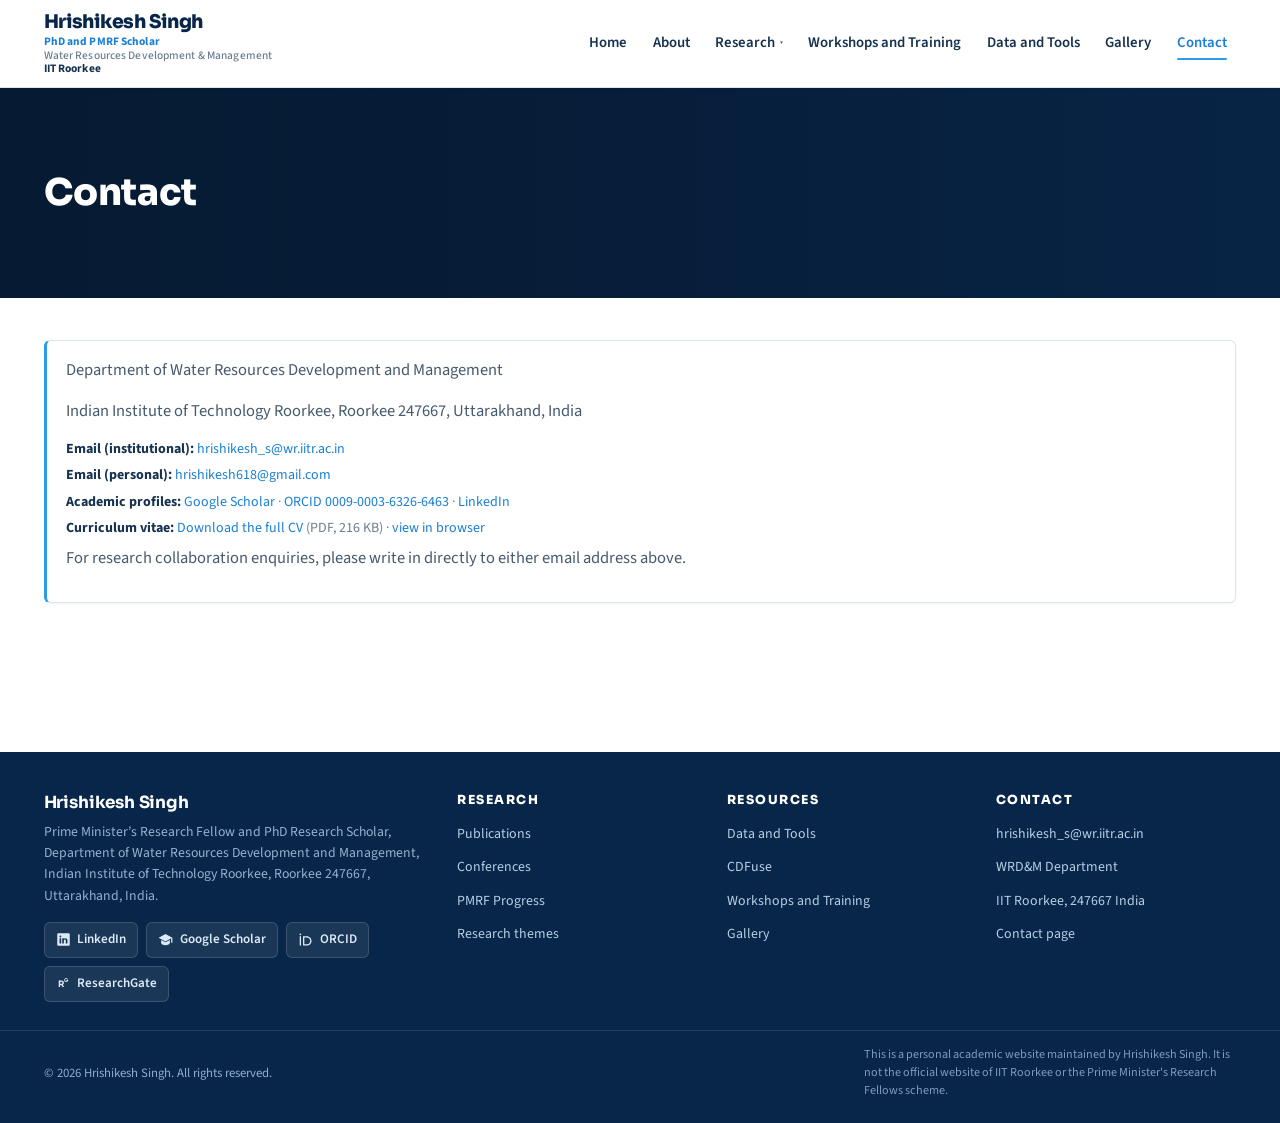
<file: contact.html>
<!DOCTYPE html>
<html lang="en">
<head>
<meta charset="UTF-8">
<meta name="viewport" content="width=device-width, initial-scale=1.0">
<title>Contact — Hrishikesh Singh</title>
<link rel="stylesheet" href="css/style.css">
</head>
<body>
<header class="site-header">
  <div class="nav-inner">
    <div class="site-title">
      <a href="index.html">Hrishikesh Singh</a>
      <span class="affil"><span class="role">PhD and PMRF Scholar</span><br>Water Resources Development &amp; Management<br><b>IIT Roorkee</b></span>
    </div>
    <button class="nav-toggle" aria-label="Toggle navigation" aria-expanded="false">&#9776;</button>
    <nav class="main-nav">
      <ul>
        <li><a href="index.html">Home</a></li>
        <li><a href="about.html">About</a></li>
        <li class="has-dropdown">
          <button type="button" class="dropdown-toggle" aria-expanded="false" aria-haspopup="true">Research <span class="caret" aria-hidden="true">&#9662;</span></button>
          <ul class="dropdown-menu">
            <li><a href="publications.html">Publications</a></li>
            <li><a href="conferences.html">Conferences</a></li>
            <li><a href="pmrf-progress.html">PMRF Progress</a></li>
          </ul>
        </li>
        <li><a href="workshops.html">Workshops and Training</a></li>
        <li><a href="data-tools.html">Data and Tools</a></li>
        <li><a href="gallery.html">Gallery</a></li>
        <li><a href="contact.html" class="active">Contact</a></li>
      </ul>
    </nav>
  </div>
</header>

<section class="hero-photo compact">
  <div class="hero-photo-inner">
    <h1>Contact</h1>
  </div>
</section>

<main>

  <section>
    <div class="card">
      <p>Department of Water Resources Development and Management</p>
      <p>Indian Institute of Technology Roorkee, Roorkee 247667, Uttarakhand, India</p>
      <p class="meta-line"><strong>Email (institutional):</strong> <a href="mailto:hrishikesh_s@wr.iitr.ac.in">hrishikesh_s@wr.iitr.ac.in</a></p>
      <p class="meta-line"><strong>Email (personal):</strong> <a href="mailto:hrishikesh618@gmail.com">hrishikesh618@gmail.com</a></p>
      <p class="meta-line"><strong>Academic profiles:</strong> <a href="https://scholar.google.com/citations?user=8gPMWowAAAAJ&amp;hl=en" target="_blank" rel="noopener">Google Scholar</a> &middot; <a href="https://orcid.org/0009-0003-6326-6463" target="_blank" rel="noopener">ORCID 0009-0003-6326-6463</a> &middot; <a href="https://www.linkedin.com/in/hrishikesh-singh-049377238/" target="_blank" rel="noopener">LinkedIn</a></p>
      <p class="meta-line"><strong>Curriculum vitae:</strong> <a href="assets/cv/Hrishikesh-Singh-CV.pdf" download>Download the full CV</a> (PDF, 216&nbsp;KB) &middot; <a href="assets/cv/Hrishikesh-Singh-CV.pdf" target="_blank" rel="noopener">view in browser</a></p>
      <p>For research collaboration enquiries, please write in directly to either email address above.</p>
    </div>
  </section>

</main>

<footer class="site-footer">
  <div class="foot-grid">

    <div class="foot-brand">
      <h3>Hrishikesh Singh</h3>
      <p>Prime Minister&rsquo;s Research Fellow and PhD Research Scholar, Department of Water Resources Development and Management, Indian Institute of Technology Roorkee, Roorkee 247667, Uttarakhand, India.</p>
      <div class="footer-social">
        <a href="https://www.linkedin.com/in/hrishikesh-singh-049377238/" target="_blank" rel="noopener">
          <svg viewBox="0 0 24 24" aria-hidden="true"><path d="M20.45 2H3.55A1.55 1.55 0 0 0 2 3.55v16.9A1.55 1.55 0 0 0 3.55 22h16.9A1.55 1.55 0 0 0 22 20.45V3.55A1.55 1.55 0 0 0 20.45 2zM8.34 18.34H5.67v-8.4h2.67zM7 8.75a1.55 1.55 0 1 1 0-3.1 1.55 1.55 0 0 1 0 3.1zm11.34 9.59h-2.67v-4.4c0-1.24-.45-1.9-1.36-1.9-.83 0-1.36.56-1.58 1.1a2 2 0 0 0-.1.71v4.49h-2.67s.03-7.3 0-8.4h2.67v1.24a2.65 2.65 0 0 1 2.41-1.33c1.76 0 3.3 1.15 3.3 3.62z"/></svg>
          LinkedIn
        </a>
        <a href="https://scholar.google.com/citations?user=8gPMWowAAAAJ&hl=en" target="_blank" rel="noopener">
          <svg viewBox="0 0 24 24" aria-hidden="true"><path d="M12 3 1 9l11 6 9-4.91V17h2V9L12 3zm0 13.5L5 12.79V17c0 2.21 3.13 4 7 4s7-1.79 7-4v-4.21l-7 3.71z"/></svg>
          Google Scholar
        </a>
        <a href="https://orcid.org/0009-0003-6326-6463" target="_blank" rel="noopener">
          <svg viewBox="51 29 174 174" aria-hidden="true"><path d="M86.3 186.2H70.9V79.1h15.4v107.1zM78.6 66.9c-5.5 0-10-4.5-10-10s4.5-10 10-10 10 4.5 10 10-4.5 10-10 10z"/><path d="M108.9 79.1h41.6c39.6 0 57 28.3 57 53.6 0 27.5-21.5 53.6-56.8 53.6h-41.8V79.1zm15.4 93.3h24.5c34.9 0 42.9-26.5 42.9-39.7 0-21.5-13.7-39.7-43.7-39.7h-23.7v79.4z"/></svg>
          ORCID
        </a>
        <a href="https://www.researchgate.net/profile/Hrishikesh-Singh-5" target="_blank" rel="noopener">
          <svg viewBox="24 2 254 254" aria-hidden="true"><text x="112" y="182" text-anchor="middle" font-family="Sora, 'Source Sans 3', Helvetica, Arial, sans-serif" font-size="150" font-weight="700">R</text><text x="196" y="110" text-anchor="middle" font-family="Sora, 'Source Sans 3', Helvetica, Arial, sans-serif" font-size="88" font-weight="700">G</text></svg>
          ResearchGate
        </a>
      </div>
    </div>

    <div class="foot-col">
      <h4>Research</h4>
      <ul>
        <li><a href="publications.html">Publications</a></li>
        <li><a href="conferences.html">Conferences</a></li>
        <li><a href="pmrf-progress.html">PMRF Progress</a></li>
        <li><a href="about.html#research-themes">Research themes</a></li>
      </ul>
    </div>

    <div class="foot-col">
      <h4>Resources</h4>
      <ul>
        <li><a href="data-tools.html">Data and Tools</a></li>
        <li><a href="https://cdfuse.streamlit.app" target="_blank" rel="noopener">CDFuse</a></li>
        <li><a href="workshops.html">Workshops and Training</a></li>
        <li><a href="gallery.html">Gallery</a></li>
      </ul>
    </div>

    <div class="foot-col">
      <h4>Contact</h4>
      <ul>
        <li><a href="mailto:hrishikesh_s@wr.iitr.ac.in">hrishikesh_s@wr.iitr.ac.in</a></li>
        <li><span>WRD&amp;M Department</span></li>
        <li><span>IIT Roorkee, 247667 India</span></li>
        <li><a href="contact.html">Contact page</a></li>
      </ul>
    </div>

  </div>

  <div class="foot-bottom">
    <p class="footer-copy">&copy; 2026 Hrishikesh Singh. All rights reserved.</p>
    <p class="footer-disclaimer">This is a personal academic website maintained by Hrishikesh Singh. It is not the official website of IIT Roorkee or the Prime Minister's Research Fellows scheme.</p>
  </div>
</footer>

<script src="js/main.js"></script>
</body>
</html>
</file>
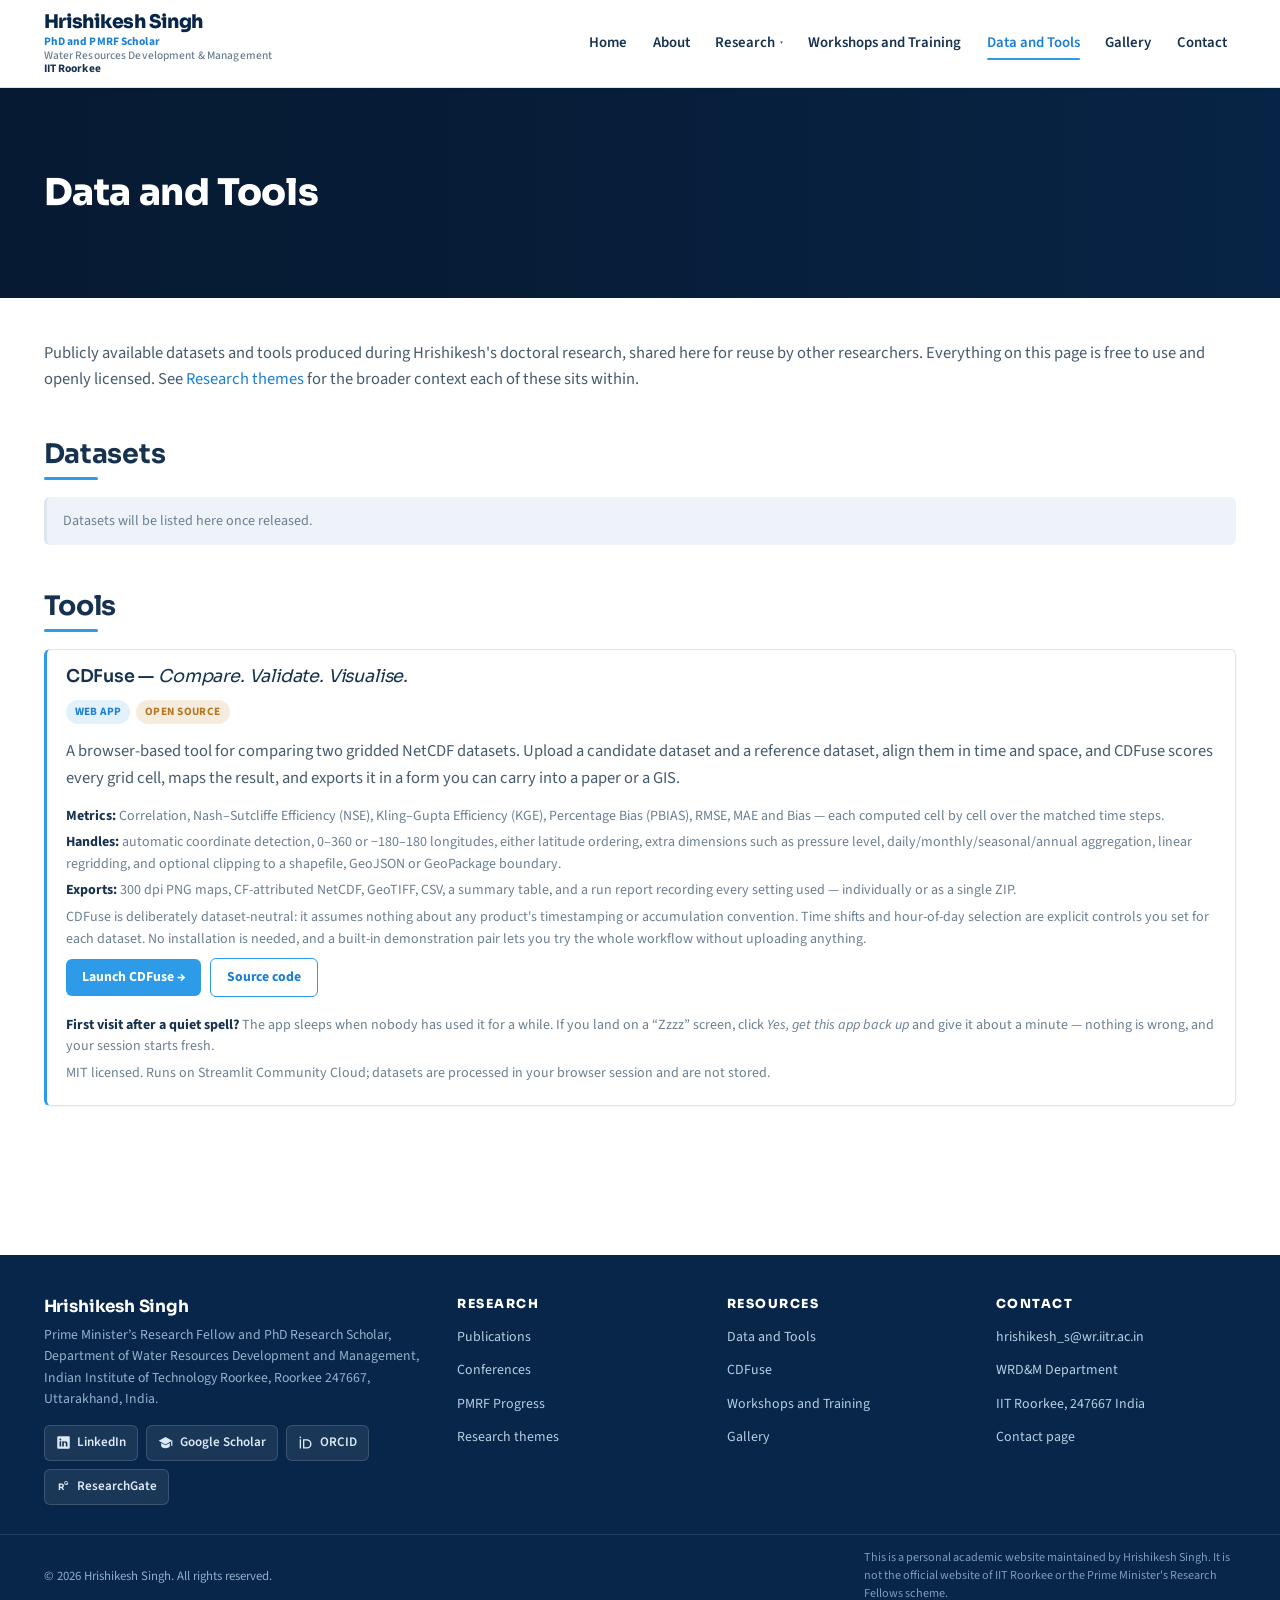
<file: data-tools.html>
<!DOCTYPE html>
<html lang="en">
<head>
<meta charset="UTF-8">
<meta name="viewport" content="width=device-width, initial-scale=1.0">
<title>Data and Tools — Hrishikesh Singh</title>
<meta name="description" content="Publicly available datasets and tools from Hrishikesh Singh's flood-risk research at IIT Roorkee.">
<link rel="stylesheet" href="css/style.css">
</head>
<body>
<header class="site-header">
  <div class="nav-inner">
    <div class="site-title">
      <a href="index.html">Hrishikesh Singh</a>
      <span class="affil"><span class="role">PhD and PMRF Scholar</span><br>Water Resources Development &amp; Management<br><b>IIT Roorkee</b></span>
    </div>
    <button class="nav-toggle" aria-label="Toggle navigation" aria-expanded="false">&#9776;</button>
    <nav class="main-nav">
      <ul>
        <li><a href="index.html">Home</a></li>
        <li><a href="about.html">About</a></li>
        <li class="has-dropdown">
          <button type="button" class="dropdown-toggle" aria-expanded="false" aria-haspopup="true">Research <span class="caret" aria-hidden="true">&#9662;</span></button>
          <ul class="dropdown-menu">
            <li><a href="publications.html">Publications</a></li>
            <li><a href="conferences.html">Conferences</a></li>
            <li><a href="pmrf-progress.html">PMRF Progress</a></li>
          </ul>
        </li>
        <li><a href="workshops.html">Workshops and Training</a></li>
        <li><a href="data-tools.html" class="active">Data and Tools</a></li>
        <li><a href="gallery.html">Gallery</a></li>
        <li><a href="contact.html">Contact</a></li>
      </ul>
    </nav>
  </div>
</header>

<section class="hero-photo compact">
  <div class="hero-photo-inner">
    <h1>Data and Tools</h1>
  </div>
</section>

<main>

  <section>
    <p>Publicly available datasets and tools produced during Hrishikesh's doctoral research, shared here for reuse by other researchers. Everything on this page is free to use and openly licensed. See <a href="about.html#research-themes">Research themes</a> for the broader context each of these sits within.</p>
  </section>

  <section>
    <h2>Datasets</h2>
    <div class="notice muted">Datasets will be listed here once released.</div>
    <div class="card-grid"></div>
  </section>

  <section>
    <h2>Tools</h2>

    <div class="card">
      <h3>CDFuse — <span style="font-weight: normal; font-style: italic;">Compare. Validate. Visualise.</span></h3>
      <p><span class="tag">Web app</span><span class="tag amber">Open source</span></p>
      <p>A browser-based tool for comparing two gridded NetCDF datasets. Upload a candidate dataset and a reference dataset, align them in time and space, and CDFuse scores every grid cell, maps the result, and exports it in a form you can carry into a paper or a GIS.</p>
      <p class="meta-line"><strong>Metrics:</strong> Correlation, Nash&ndash;Sutcliffe Efficiency (NSE), Kling&ndash;Gupta Efficiency (KGE), Percentage Bias (PBIAS), RMSE, MAE and Bias &mdash; each computed cell by cell over the matched time steps.</p>
      <p class="meta-line"><strong>Handles:</strong> automatic coordinate detection, 0&ndash;360 or &minus;180&ndash;180 longitudes, either latitude ordering, extra dimensions such as pressure level, daily/monthly/seasonal/annual aggregation, linear regridding, and optional clipping to a shapefile, GeoJSON or GeoPackage boundary.</p>
      <p class="meta-line"><strong>Exports:</strong> 300&nbsp;dpi PNG maps, CF-attributed NetCDF, GeoTIFF, CSV, a summary table, and a run report recording every setting used &mdash; individually or as a single ZIP.</p>
      <p class="meta-line">CDFuse is deliberately dataset-neutral: it assumes nothing about any product's timestamping or accumulation convention. Time shifts and hour-of-day selection are explicit controls you set for each dataset. No installation is needed, and a built-in demonstration pair lets you try the whole workflow without uploading anything.</p>
      <p>
        <a class="btn" href="https://cdfuse.streamlit.app" target="_blank" rel="noopener">Launch CDFuse &rarr;</a>
        <a class="btn secondary" href="https://github.com/hrishikesh618/CDFuse" target="_blank" rel="noopener">Source code</a>
      </p>
      <p class="meta-line"><strong>First visit after a quiet spell?</strong> The app sleeps when nobody has used it for a while. If you land on a &ldquo;Zzzz&rdquo; screen, click <em>Yes, get this app back up</em> and give it about a minute &mdash; nothing is wrong, and your session starts fresh.</p>
      <p class="meta-line">MIT licensed. Runs on Streamlit Community Cloud; datasets are processed in your browser session and are not stored.</p>
    </div>

  </section>

</main>

<footer class="site-footer">
  <div class="foot-grid">

    <div class="foot-brand">
      <h3>Hrishikesh Singh</h3>
      <p>Prime Minister&rsquo;s Research Fellow and PhD Research Scholar, Department of Water Resources Development and Management, Indian Institute of Technology Roorkee, Roorkee 247667, Uttarakhand, India.</p>
      <div class="footer-social">
        <a href="https://www.linkedin.com/in/hrishikesh-singh-049377238/" target="_blank" rel="noopener">
          <svg viewBox="0 0 24 24" aria-hidden="true"><path d="M20.45 2H3.55A1.55 1.55 0 0 0 2 3.55v16.9A1.55 1.55 0 0 0 3.55 22h16.9A1.55 1.55 0 0 0 22 20.45V3.55A1.55 1.55 0 0 0 20.45 2zM8.34 18.34H5.67v-8.4h2.67zM7 8.75a1.55 1.55 0 1 1 0-3.1 1.55 1.55 0 0 1 0 3.1zm11.34 9.59h-2.67v-4.4c0-1.24-.45-1.9-1.36-1.9-.83 0-1.36.56-1.58 1.1a2 2 0 0 0-.1.71v4.49h-2.67s.03-7.3 0-8.4h2.67v1.24a2.65 2.65 0 0 1 2.41-1.33c1.76 0 3.3 1.15 3.3 3.62z"/></svg>
          LinkedIn
        </a>
        <a href="https://scholar.google.com/citations?user=8gPMWowAAAAJ&hl=en" target="_blank" rel="noopener">
          <svg viewBox="0 0 24 24" aria-hidden="true"><path d="M12 3 1 9l11 6 9-4.91V17h2V9L12 3zm0 13.5L5 12.79V17c0 2.21 3.13 4 7 4s7-1.79 7-4v-4.21l-7 3.71z"/></svg>
          Google Scholar
        </a>
        <a href="https://orcid.org/0009-0003-6326-6463" target="_blank" rel="noopener">
          <svg viewBox="51 29 174 174" aria-hidden="true"><path d="M86.3 186.2H70.9V79.1h15.4v107.1zM78.6 66.9c-5.5 0-10-4.5-10-10s4.5-10 10-10 10 4.5 10 10-4.5 10-10 10z"/><path d="M108.9 79.1h41.6c39.6 0 57 28.3 57 53.6 0 27.5-21.5 53.6-56.8 53.6h-41.8V79.1zm15.4 93.3h24.5c34.9 0 42.9-26.5 42.9-39.7 0-21.5-13.7-39.7-43.7-39.7h-23.7v79.4z"/></svg>
          ORCID
        </a>
        <a href="https://www.researchgate.net/profile/Hrishikesh-Singh-5" target="_blank" rel="noopener">
          <svg viewBox="24 2 254 254" aria-hidden="true"><text x="112" y="182" text-anchor="middle" font-family="Sora, 'Source Sans 3', Helvetica, Arial, sans-serif" font-size="150" font-weight="700">R</text><text x="196" y="110" text-anchor="middle" font-family="Sora, 'Source Sans 3', Helvetica, Arial, sans-serif" font-size="88" font-weight="700">G</text></svg>
          ResearchGate
        </a>
      </div>
    </div>

    <div class="foot-col">
      <h4>Research</h4>
      <ul>
        <li><a href="publications.html">Publications</a></li>
        <li><a href="conferences.html">Conferences</a></li>
        <li><a href="pmrf-progress.html">PMRF Progress</a></li>
        <li><a href="about.html#research-themes">Research themes</a></li>
      </ul>
    </div>

    <div class="foot-col">
      <h4>Resources</h4>
      <ul>
        <li><a href="data-tools.html">Data and Tools</a></li>
        <li><a href="https://cdfuse.streamlit.app" target="_blank" rel="noopener">CDFuse</a></li>
        <li><a href="workshops.html">Workshops and Training</a></li>
        <li><a href="gallery.html">Gallery</a></li>
      </ul>
    </div>

    <div class="foot-col">
      <h4>Contact</h4>
      <ul>
        <li><a href="mailto:hrishikesh_s@wr.iitr.ac.in">hrishikesh_s@wr.iitr.ac.in</a></li>
        <li><span>WRD&amp;M Department</span></li>
        <li><span>IIT Roorkee, 247667 India</span></li>
        <li><a href="contact.html">Contact page</a></li>
      </ul>
    </div>

  </div>

  <div class="foot-bottom">
    <p class="footer-copy">&copy; 2026 Hrishikesh Singh. All rights reserved.</p>
    <p class="footer-disclaimer">This is a personal academic website maintained by Hrishikesh Singh. It is not the official website of IIT Roorkee or the Prime Minister's Research Fellows scheme.</p>
  </div>
</footer>

<script src="js/main.js"></script>
</body>
</html>
</file>
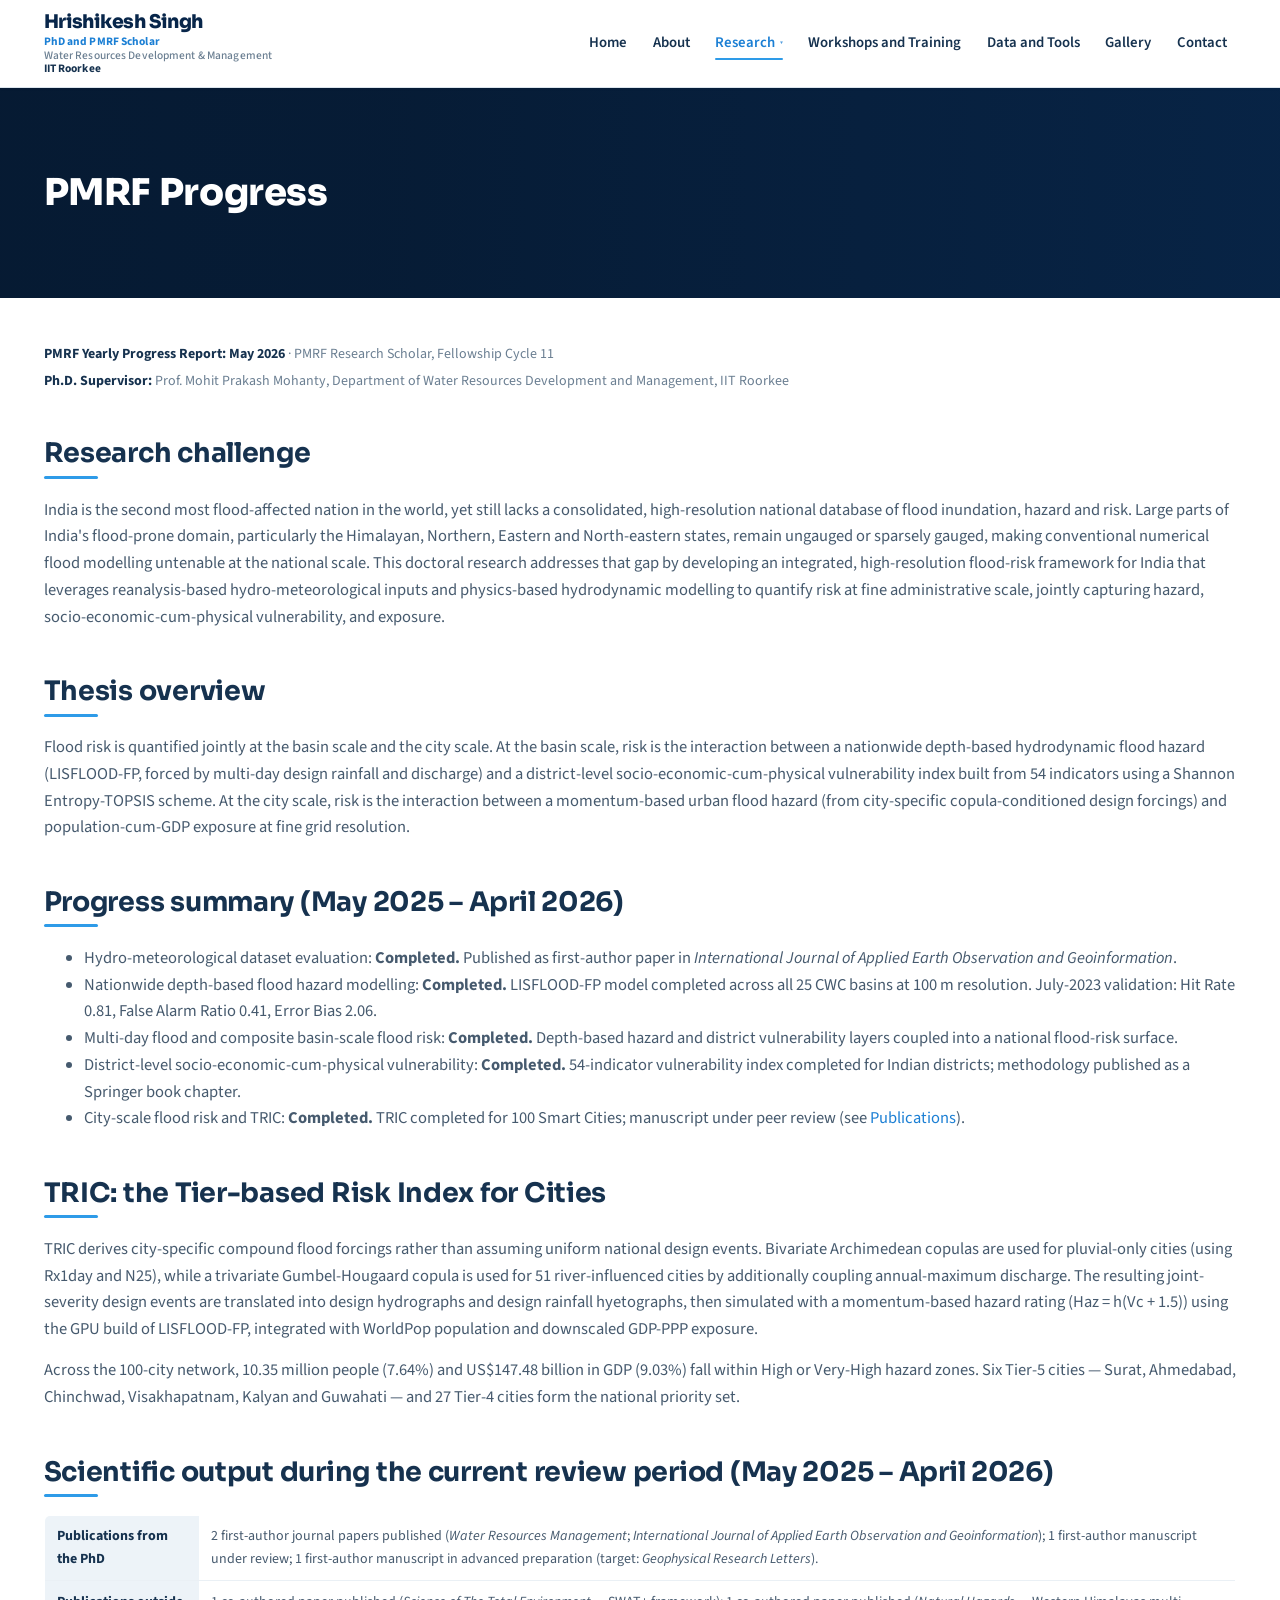
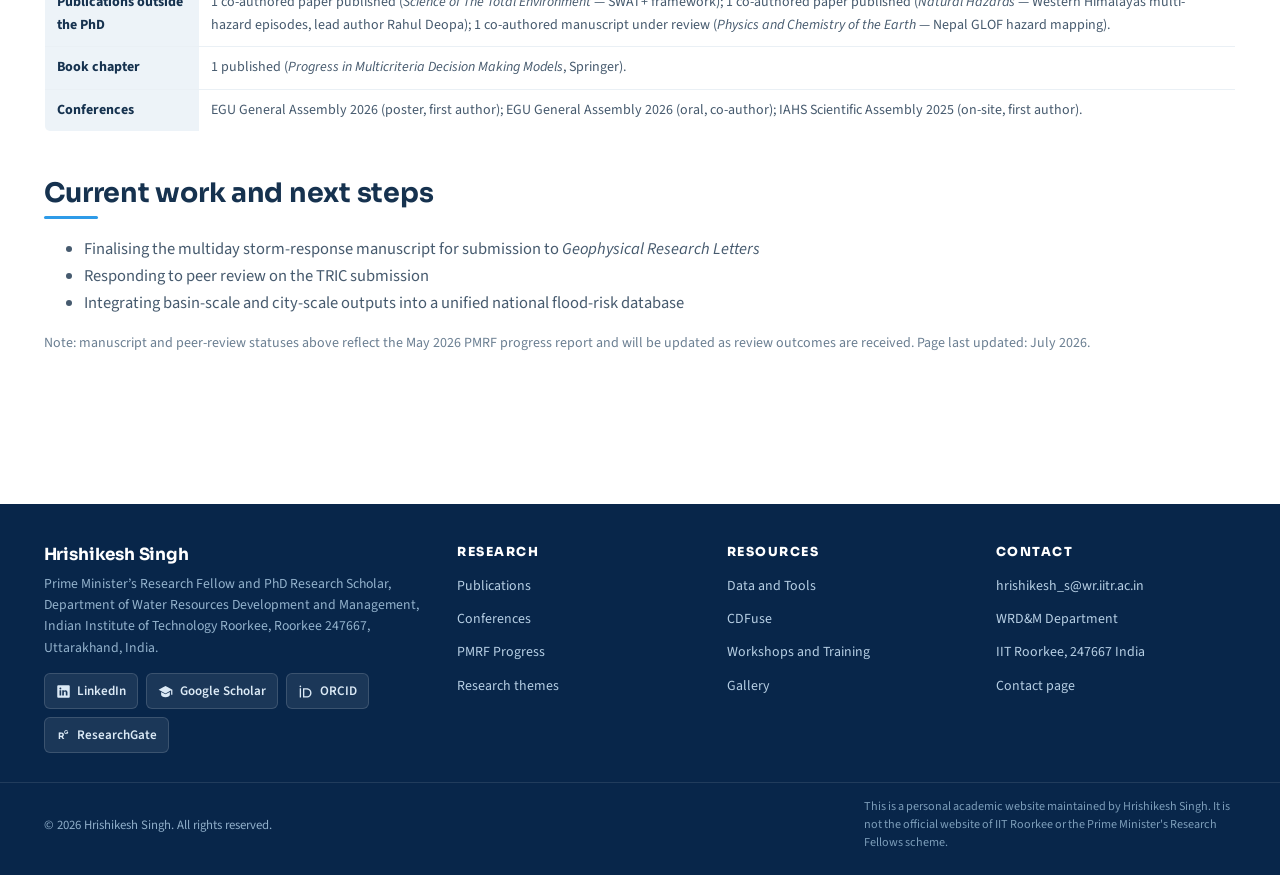
<file: pmrf-progress.html>
<!DOCTYPE html>
<html lang="en">
<head>
<meta charset="UTF-8">
<meta name="viewport" content="width=device-width, initial-scale=1.0">
<title>PMRF Progress — Hrishikesh Singh</title>
<link rel="stylesheet" href="css/style.css">
</head>
<body>
<header class="site-header">
  <div class="nav-inner">
    <div class="site-title">
      <a href="index.html">Hrishikesh Singh</a>
      <span class="affil"><span class="role">PhD and PMRF Scholar</span><br>Water Resources Development &amp; Management<br><b>IIT Roorkee</b></span>
    </div>
    <button class="nav-toggle" aria-label="Toggle navigation" aria-expanded="false">&#9776;</button>
    <nav class="main-nav">
      <ul>
        <li><a href="index.html">Home</a></li>
        <li><a href="about.html">About</a></li>
        <li class="has-dropdown">
          <button type="button" class="dropdown-toggle active" aria-expanded="false" aria-haspopup="true">Research <span class="caret" aria-hidden="true">&#9662;</span></button>
          <ul class="dropdown-menu">
            <li><a href="publications.html">Publications</a></li>
            <li><a href="conferences.html">Conferences</a></li>
            <li><a href="pmrf-progress.html" class="active">PMRF Progress</a></li>
          </ul>
        </li>
        <li><a href="workshops.html">Workshops and Training</a></li>
        <li><a href="data-tools.html">Data and Tools</a></li>
        <li><a href="gallery.html">Gallery</a></li>
        <li><a href="contact.html">Contact</a></li>
      </ul>
    </nav>
  </div>
</header>

<section class="hero-photo compact">
  <div class="hero-photo-inner">
    <h1>PMRF Progress</h1>
  </div>
</section>

<main>

  <section>
    <p class="meta-line"><strong>PMRF Yearly Progress Report: May 2026</strong> &middot; PMRF Research Scholar, Fellowship Cycle 11</p>
    <p class="meta-line"><strong>Ph.D. Supervisor:</strong> Prof. Mohit Prakash Mohanty, Department of Water Resources Development and Management, IIT Roorkee</p>
  </section>

  <section>
    <h2>Research challenge</h2>
    <p>India is the second most flood-affected nation in the world, yet still lacks a consolidated, high-resolution national database of flood inundation, hazard and risk. Large parts of India's flood-prone domain, particularly the Himalayan, Northern, Eastern and North-eastern states, remain ungauged or sparsely gauged, making conventional numerical flood modelling untenable at the national scale. This doctoral research addresses that gap by developing an integrated, high-resolution flood-risk framework for India that leverages reanalysis-based hydro-meteorological inputs and physics-based hydrodynamic modelling to quantify risk at fine administrative scale, jointly capturing hazard, socio-economic-cum-physical vulnerability, and exposure.</p>
  </section>

  <section>
    <h2>Thesis overview</h2>
    <p>Flood risk is quantified jointly at the basin scale and the city scale. At the basin scale, risk is the interaction between a nationwide depth-based hydrodynamic flood hazard (LISFLOOD-FP, forced by multi-day design rainfall and discharge) and a district-level socio-economic-cum-physical vulnerability index built from 54 indicators using a Shannon Entropy-TOPSIS scheme. At the city scale, risk is the interaction between a momentum-based urban flood hazard (from city-specific copula-conditioned design forcings) and population-cum-GDP exposure at fine grid resolution.</p>
  </section>

  <section>
    <h2>Progress summary (May 2025 – April 2026)</h2>
    <ul>
      <li>Hydro-meteorological dataset evaluation: <strong>Completed.</strong> Published as first-author paper in <em>International Journal of Applied Earth Observation and Geoinformation</em>.</li>
      <li>Nationwide depth-based flood hazard modelling: <strong>Completed.</strong> LISFLOOD-FP model completed across all 25 CWC basins at 100 m resolution. July-2023 validation: Hit Rate 0.81, False Alarm Ratio 0.41, Error Bias 2.06.</li>
      <li>Multi-day flood and composite basin-scale flood risk: <strong>Completed.</strong> Depth-based hazard and district vulnerability layers coupled into a national flood-risk surface.</li>
      <li>District-level socio-economic-cum-physical vulnerability: <strong>Completed.</strong> 54-indicator vulnerability index completed for Indian districts; methodology published as a Springer book chapter.</li>
      <li>City-scale flood risk and TRIC: <strong>Completed.</strong> TRIC completed for 100 Smart Cities; manuscript under peer review (see <a href="publications.html">Publications</a>).</li>
    </ul>
  </section>

  <section>
    <h2>TRIC: the Tier-based Risk Index for Cities</h2>
    <p>TRIC derives city-specific compound flood forcings rather than assuming uniform national design events. Bivariate Archimedean copulas are used for pluvial-only cities (using Rx1day and N25), while a trivariate Gumbel-Hougaard copula is used for 51 river-influenced cities by additionally coupling annual-maximum discharge. The resulting joint-severity design events are translated into design hydrographs and design rainfall hyetographs, then simulated with a momentum-based hazard rating (Haz = h(Vc + 1.5)) using the GPU build of LISFLOOD-FP, integrated with WorldPop population and downscaled GDP-PPP exposure.</p>
    <p>Across the 100-city network, 10.35 million people (7.64%) and US$147.48 billion in GDP (9.03%) fall within High or Very-High hazard zones. Six Tier-5 cities — Surat, Ahmedabad, Chinchwad, Visakhapatnam, Kalyan and Guwahati — and 27 Tier-4 cities form the national priority set.</p>
  </section>

  <section>
    <h2>Scientific output during the current review period (May 2025 – April 2026)</h2>
    <table class="data-table">
      <tbody>
        <tr><th>Publications from the PhD</th><td>2 first-author journal papers published (<em>Water Resources Management</em>; <em>International Journal of Applied Earth Observation and Geoinformation</em>); 1 first-author manuscript under review; 1 first-author manuscript in advanced preparation (target: <em>Geophysical Research Letters</em>).</td></tr>
        <tr><th>Publications outside the PhD</th><td>1 co-authored paper published (<em>Science of The Total Environment</em> — SWAT+ framework); 1 co-authored paper published (<em>Natural Hazards</em> — Western Himalayas multi-hazard episodes, lead author Rahul Deopa); 1 co-authored manuscript under review (<em>Physics and Chemistry of the Earth</em> — Nepal GLOF hazard mapping).</td></tr>
        <tr><th>Book chapter</th><td>1 published (<em>Progress in Multicriteria Decision Making Models</em>, Springer).</td></tr>
        <tr><th>Conferences</th><td>EGU General Assembly 2026 (poster, first author); EGU General Assembly 2026 (oral, co-author); IAHS Scientific Assembly 2025 (on-site, first author).</td></tr>
      </tbody>
    </table>
  </section>

  <section>
    <h2>Current work and next steps</h2>
    <ul>
      <li>Finalising the multiday storm-response manuscript for submission to <em>Geophysical Research Letters</em></li>
      <li>Responding to peer review on the TRIC submission</li>
      <li>Integrating basin-scale and city-scale outputs into a unified national flood-risk database</li>
    </ul>
    <p class="meta-line">Note: manuscript and peer-review statuses above reflect the May 2026 PMRF progress report and will be updated as review outcomes are received. Page last updated: July 2026.</p>
  </section>

</main>

<footer class="site-footer">
  <div class="foot-grid">

    <div class="foot-brand">
      <h3>Hrishikesh Singh</h3>
      <p>Prime Minister&rsquo;s Research Fellow and PhD Research Scholar, Department of Water Resources Development and Management, Indian Institute of Technology Roorkee, Roorkee 247667, Uttarakhand, India.</p>
      <div class="footer-social">
        <a href="https://www.linkedin.com/in/hrishikesh-singh-049377238/" target="_blank" rel="noopener">
          <svg viewBox="0 0 24 24" aria-hidden="true"><path d="M20.45 2H3.55A1.55 1.55 0 0 0 2 3.55v16.9A1.55 1.55 0 0 0 3.55 22h16.9A1.55 1.55 0 0 0 22 20.45V3.55A1.55 1.55 0 0 0 20.45 2zM8.34 18.34H5.67v-8.4h2.67zM7 8.75a1.55 1.55 0 1 1 0-3.1 1.55 1.55 0 0 1 0 3.1zm11.34 9.59h-2.67v-4.4c0-1.24-.45-1.9-1.36-1.9-.83 0-1.36.56-1.58 1.1a2 2 0 0 0-.1.71v4.49h-2.67s.03-7.3 0-8.4h2.67v1.24a2.65 2.65 0 0 1 2.41-1.33c1.76 0 3.3 1.15 3.3 3.62z"/></svg>
          LinkedIn
        </a>
        <a href="https://scholar.google.com/citations?user=8gPMWowAAAAJ&hl=en" target="_blank" rel="noopener">
          <svg viewBox="0 0 24 24" aria-hidden="true"><path d="M12 3 1 9l11 6 9-4.91V17h2V9L12 3zm0 13.5L5 12.79V17c0 2.21 3.13 4 7 4s7-1.79 7-4v-4.21l-7 3.71z"/></svg>
          Google Scholar
        </a>
        <a href="https://orcid.org/0009-0003-6326-6463" target="_blank" rel="noopener">
          <svg viewBox="51 29 174 174" aria-hidden="true"><path d="M86.3 186.2H70.9V79.1h15.4v107.1zM78.6 66.9c-5.5 0-10-4.5-10-10s4.5-10 10-10 10 4.5 10 10-4.5 10-10 10z"/><path d="M108.9 79.1h41.6c39.6 0 57 28.3 57 53.6 0 27.5-21.5 53.6-56.8 53.6h-41.8V79.1zm15.4 93.3h24.5c34.9 0 42.9-26.5 42.9-39.7 0-21.5-13.7-39.7-43.7-39.7h-23.7v79.4z"/></svg>
          ORCID
        </a>
        <a href="https://www.researchgate.net/profile/Hrishikesh-Singh-5" target="_blank" rel="noopener">
          <svg viewBox="24 2 254 254" aria-hidden="true"><text x="112" y="182" text-anchor="middle" font-family="Sora, 'Source Sans 3', Helvetica, Arial, sans-serif" font-size="150" font-weight="700">R</text><text x="196" y="110" text-anchor="middle" font-family="Sora, 'Source Sans 3', Helvetica, Arial, sans-serif" font-size="88" font-weight="700">G</text></svg>
          ResearchGate
        </a>
      </div>
    </div>

    <div class="foot-col">
      <h4>Research</h4>
      <ul>
        <li><a href="publications.html">Publications</a></li>
        <li><a href="conferences.html">Conferences</a></li>
        <li><a href="pmrf-progress.html">PMRF Progress</a></li>
        <li><a href="about.html#research-themes">Research themes</a></li>
      </ul>
    </div>

    <div class="foot-col">
      <h4>Resources</h4>
      <ul>
        <li><a href="data-tools.html">Data and Tools</a></li>
        <li><a href="https://cdfuse.streamlit.app" target="_blank" rel="noopener">CDFuse</a></li>
        <li><a href="workshops.html">Workshops and Training</a></li>
        <li><a href="gallery.html">Gallery</a></li>
      </ul>
    </div>

    <div class="foot-col">
      <h4>Contact</h4>
      <ul>
        <li><a href="mailto:hrishikesh_s@wr.iitr.ac.in">hrishikesh_s@wr.iitr.ac.in</a></li>
        <li><span>WRD&amp;M Department</span></li>
        <li><span>IIT Roorkee, 247667 India</span></li>
        <li><a href="contact.html">Contact page</a></li>
      </ul>
    </div>

  </div>

  <div class="foot-bottom">
    <p class="footer-copy">&copy; 2026 Hrishikesh Singh. All rights reserved.</p>
    <p class="footer-disclaimer">This is a personal academic website maintained by Hrishikesh Singh. It is not the official website of IIT Roorkee or the Prime Minister's Research Fellows scheme.</p>
  </div>
</footer>

<script src="js/main.js"></script>
</body>
</html>
</file>
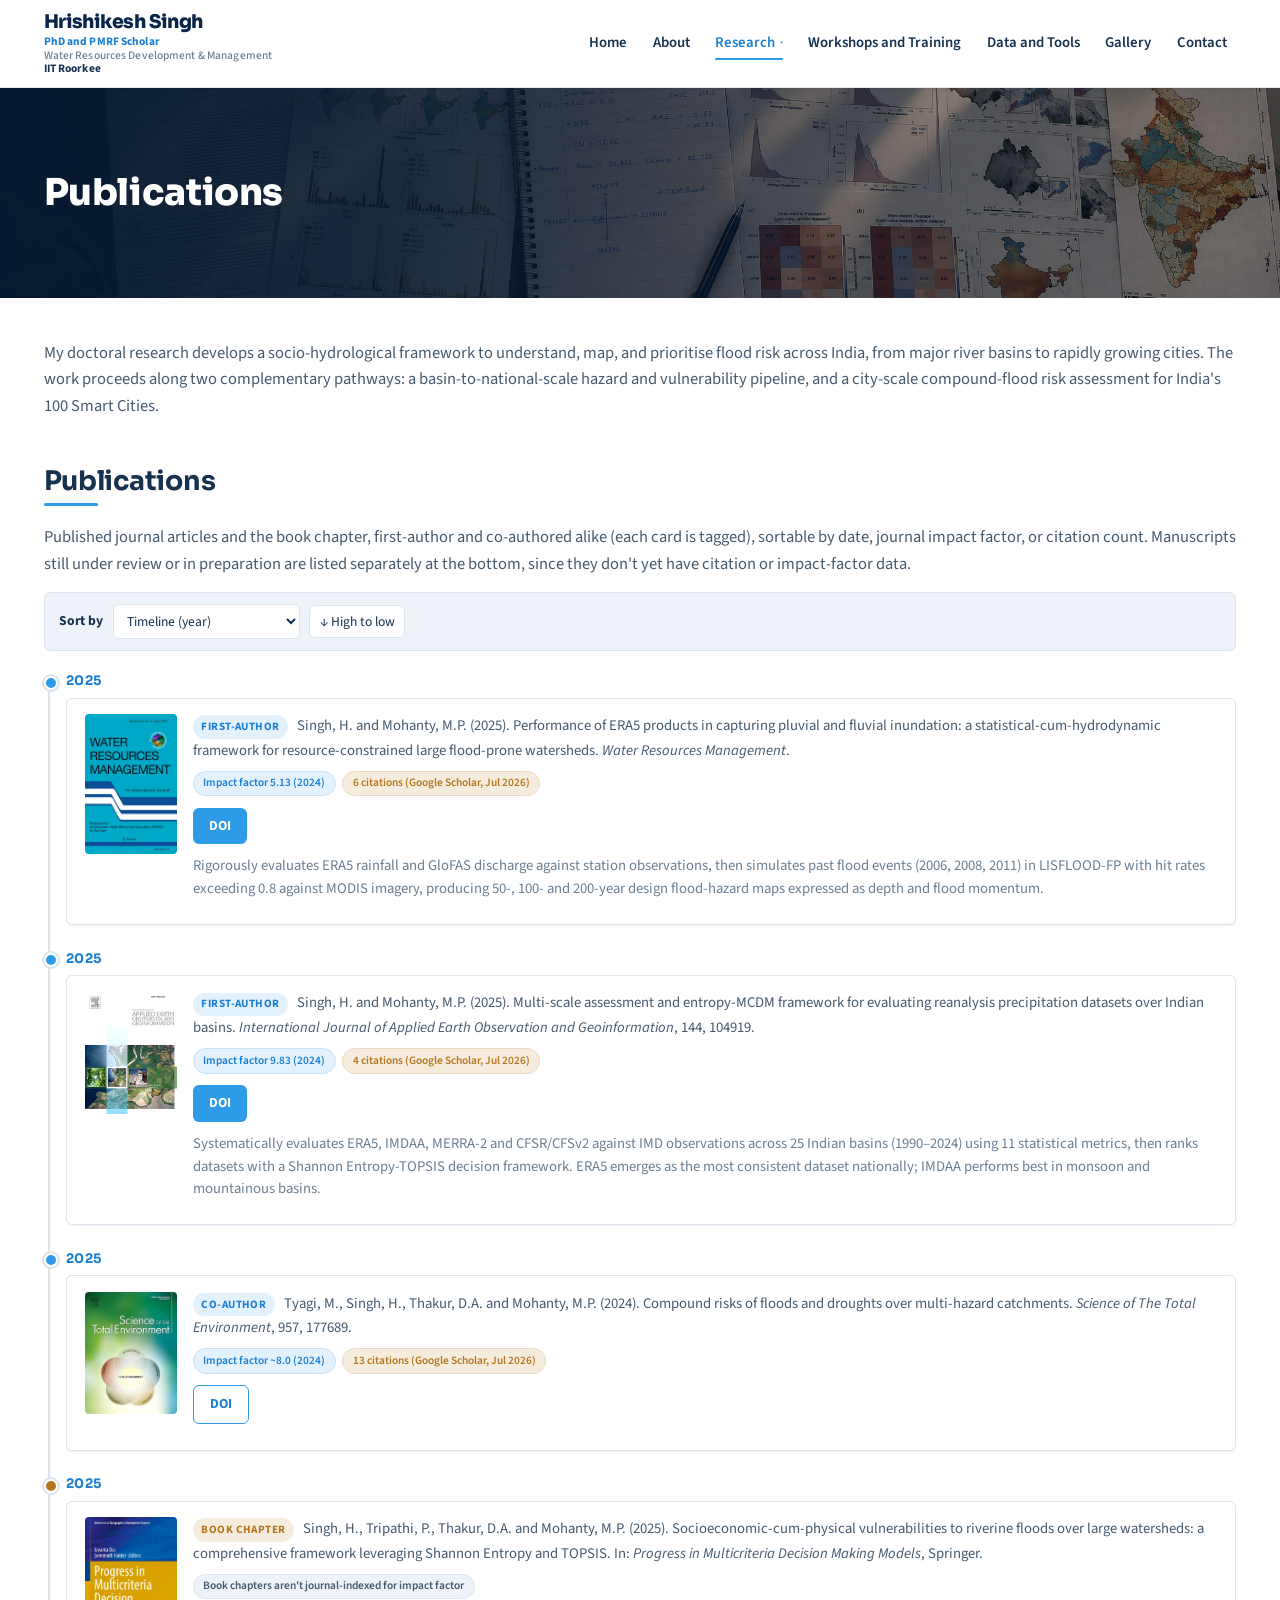
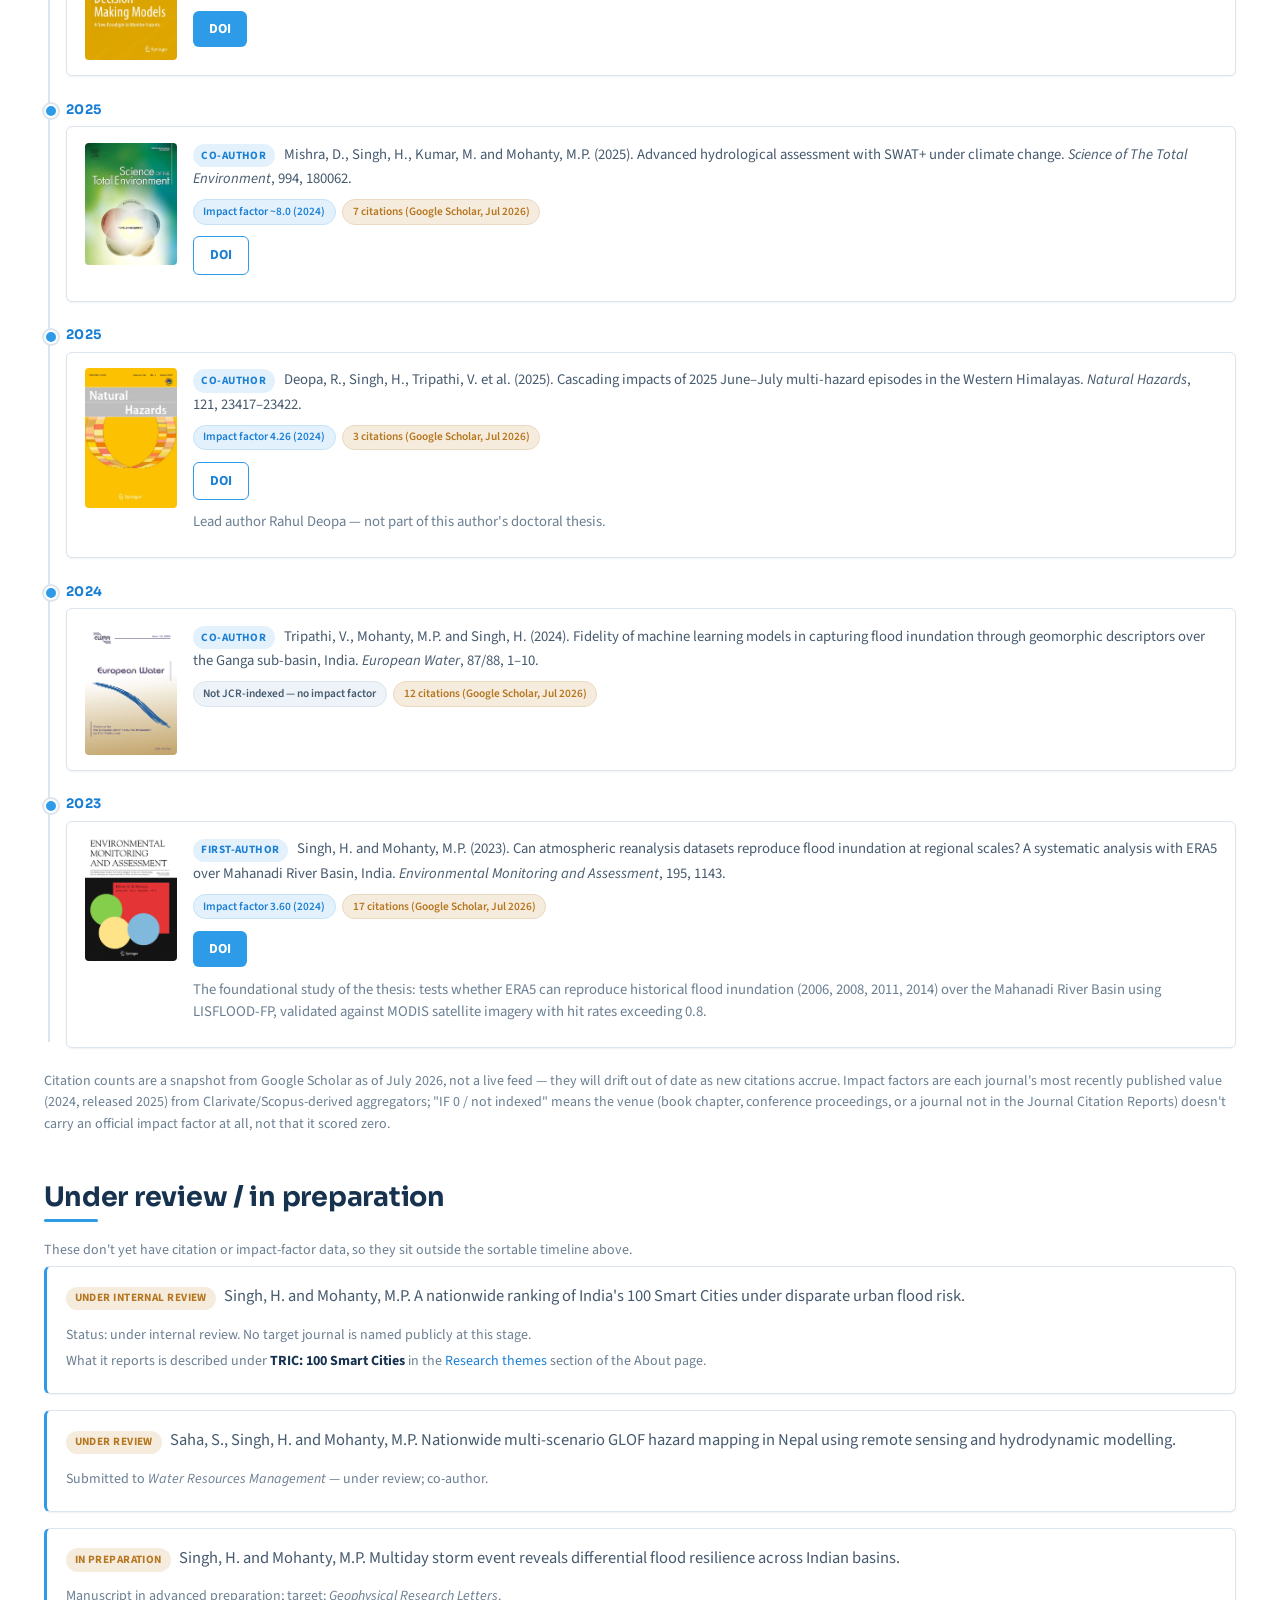
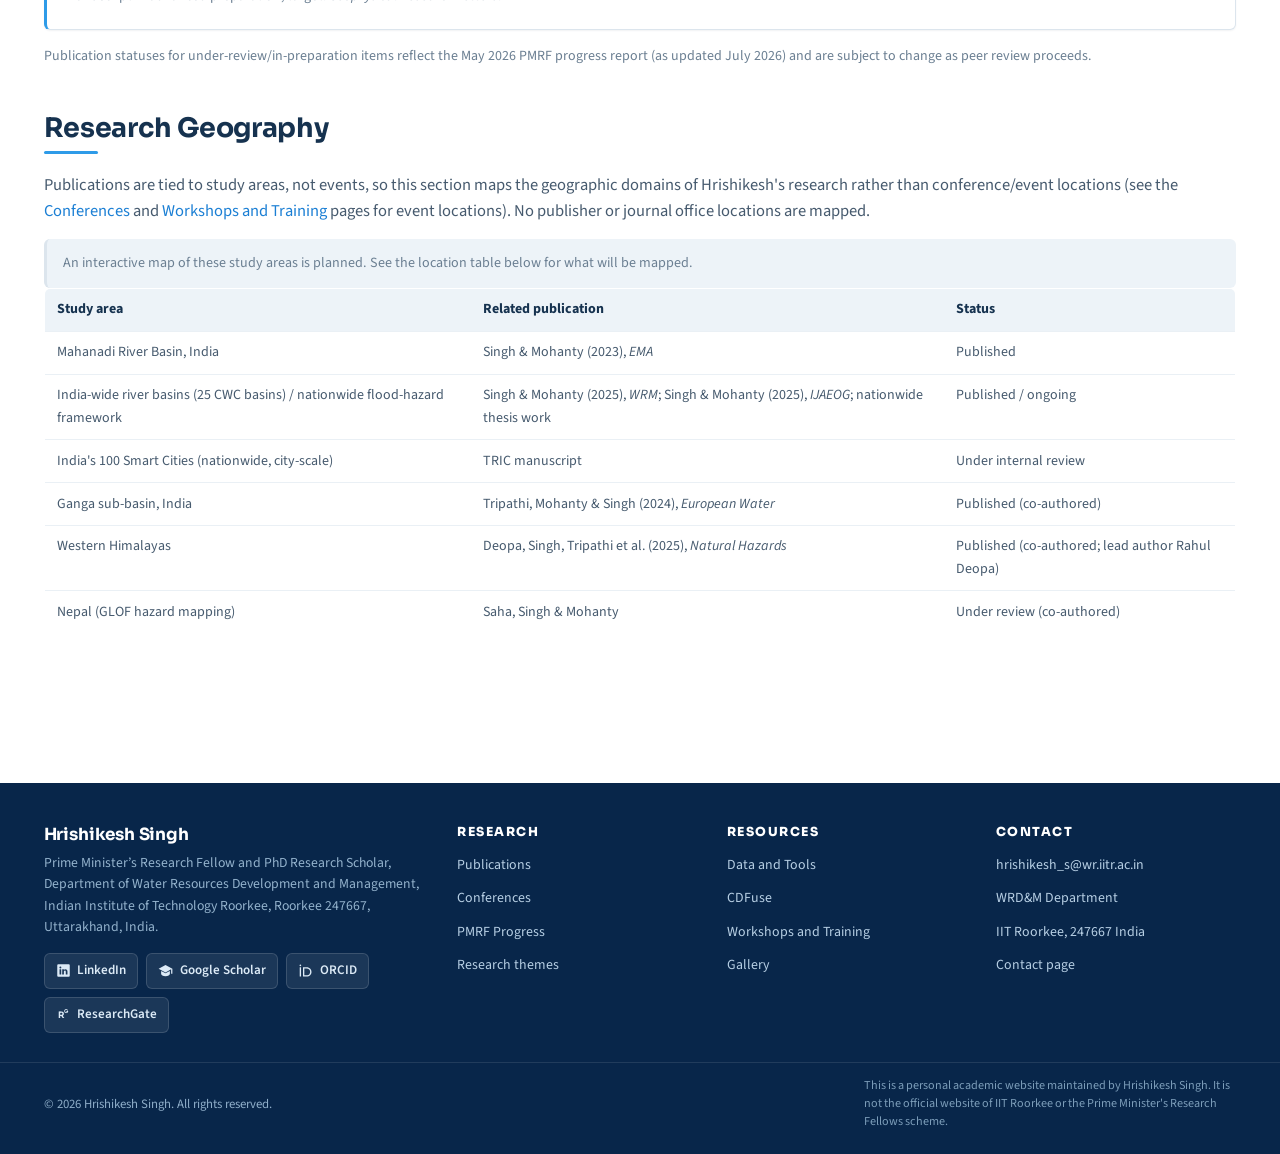
<file: publications.html>
<!DOCTYPE html>
<html lang="en">
<head>
<meta charset="UTF-8">
<meta name="viewport" content="width=device-width, initial-scale=1.0">
<title>Publications — Hrishikesh Singh</title>
<link rel="stylesheet" href="css/style.css">
</head>
<body>
<header class="site-header">
  <div class="nav-inner">
    <div class="site-title">
      <a href="index.html">Hrishikesh Singh</a>
      <span class="affil"><span class="role">PhD and PMRF Scholar</span><br>Water Resources Development &amp; Management<br><b>IIT Roorkee</b></span>
    </div>
    <button class="nav-toggle" aria-label="Toggle navigation" aria-expanded="false">&#9776;</button>
    <nav class="main-nav">
      <ul>
        <li><a href="index.html">Home</a></li>
        <li><a href="about.html">About</a></li>
        <li class="has-dropdown">
          <button type="button" class="dropdown-toggle active" aria-expanded="false" aria-haspopup="true">Research <span class="caret" aria-hidden="true">&#9662;</span></button>
          <ul class="dropdown-menu">
            <li><a href="publications.html" class="active">Publications</a></li>
            <li><a href="conferences.html">Conferences</a></li>
            <li><a href="pmrf-progress.html">PMRF Progress</a></li>
          </ul>
        </li>
        <li><a href="workshops.html">Workshops and Training</a></li>
        <li><a href="data-tools.html">Data and Tools</a></li>
        <li><a href="gallery.html">Gallery</a></li>
        <li><a href="contact.html">Contact</a></li>
      </ul>
    </nav>
  </div>
</header>

<section class="hero-photo compact" style="--hero-img: url('/assets/header-research.png');">
  <div class="hero-photo-inner">
    <h1>Publications</h1>
  </div>
</section>

<main>

  <section>
    <p>My doctoral research develops a socio-hydrological framework to understand, map, and prioritise flood risk across India, from major river basins to rapidly growing cities. The work proceeds along two complementary pathways: a basin-to-national-scale hazard and vulnerability pipeline, and a city-scale compound-flood risk assessment for India's 100 Smart Cities.</p>
  </section>

  <section>
    <h2>Publications</h2>
    <p>Published journal articles and the book chapter, first-author and co-authored alike (each card is tagged), sortable by date, journal impact factor, or citation count. Manuscripts still under review or in preparation are listed separately at the bottom, since they don't yet have citation or impact-factor data.</p>

    <div class="pub-toolbar">
      <label for="pub-sort">Sort by</label>
      <select id="pub-sort">
        <option value="year">Timeline (year)</option>
        <option value="if">Impact factor</option>
        <option value="citations">Citations (Google Scholar)</option>
      </select>
      <button type="button" id="pub-sort-dir" class="sort-dir">↓ High to low</button>
    </div>

    <ol class="pub-timeline">

      <li class="pub-timeline-item" style="--dot-color: var(--navy)" data-year="2025" data-if="5.13" data-citations="6">
        <p class="pub-year">2025</p>
        <div class="pub-card">
          <div class="pub-cover">
            <img src="assets/journal-covers/wrm.jpg" alt="Water Resources Management cover" onerror="this.style.display='none'; this.nextElementSibling.style.display='flex';">
            <div class="cover-fallback" style="display:none;">Water Resources Management</div>
          </div>
          <div class="pub-body">
            <p><span class="tag">First-author</span> Singh, H. and Mohanty, M.P. (2025). Performance of ERA5 products in capturing pluvial and fluvial inundation: a statistical-cum-hydrodynamic framework for resource-constrained large flood-prone watersheds. <em>Water Resources Management</em>.</p>
            <div class="pub-badges">
              <span class="pub-badge if">Impact factor 5.13 (2024)</span>
              <span class="pub-badge cite">6 citations (Google Scholar, Jul 2026)</span>
            </div>
            <p><a class="btn" href="https://doi.org/10.1007/s11269-025-04257-9" target="_blank" rel="noopener">DOI</a></p>
            <p class="meta-line">Rigorously evaluates ERA5 rainfall and GloFAS discharge against station observations, then simulates past flood events (2006, 2008, 2011) in LISFLOOD-FP with hit rates exceeding 0.8 against MODIS imagery, producing 50-, 100- and 200-year design flood-hazard maps expressed as depth and flood momentum.</p>
          </div>
        </div>
      </li>

      <li class="pub-timeline-item" style="--dot-color: var(--navy)" data-year="2025" data-if="9.83" data-citations="4">
        <p class="pub-year">2025</p>
        <div class="pub-card">
          <div class="pub-cover">
            <img src="assets/journal-covers/ijaeog.jpg" alt="International Journal of Applied Earth Observation and Geoinformation cover" onerror="this.style.display='none'; this.nextElementSibling.style.display='flex';">
            <div class="cover-fallback" style="display:none;">IJAEOG</div>
          </div>
          <div class="pub-body">
            <p><span class="tag">First-author</span> Singh, H. and Mohanty, M.P. (2025). Multi-scale assessment and entropy-MCDM framework for evaluating reanalysis precipitation datasets over Indian basins. <em>International Journal of Applied Earth Observation and Geoinformation</em>, 144, 104919.</p>
            <div class="pub-badges">
              <span class="pub-badge if">Impact factor 9.83 (2024)</span>
              <span class="pub-badge cite">4 citations (Google Scholar, Jul 2026)</span>
            </div>
            <p><a class="btn" href="https://doi.org/10.1016/j.jag.2025.104919" target="_blank" rel="noopener">DOI</a></p>
            <p class="meta-line">Systematically evaluates ERA5, IMDAA, MERRA-2 and CFSR/CFSv2 against IMD observations across 25 Indian basins (1990–2024) using 11 statistical metrics, then ranks datasets with a Shannon Entropy-TOPSIS decision framework. ERA5 emerges as the most consistent dataset nationally; IMDAA performs best in monsoon and mountainous basins.</p>
          </div>
        </div>
      </li>

      <li class="pub-timeline-item" style="--dot-color: var(--teal)" data-year="2025" data-if="8.0" data-citations="13">
        <p class="pub-year">2025</p>
        <div class="pub-card">
          <div class="pub-cover">
            <img src="assets/journal-covers/stoten.jpg" alt="Science of The Total Environment cover" onerror="this.style.display='none'; this.nextElementSibling.style.display='flex';">
            <div class="cover-fallback" style="display:none;">Science of The Total Environment</div>
          </div>
          <div class="pub-body">
            <p><span class="tag">Co-author</span> Tyagi, M., Singh, H., Thakur, D.A. and Mohanty, M.P. (2024). Compound risks of floods and droughts over multi-hazard catchments. <em>Science of The Total Environment</em>, 957, 177689.</p>
            <div class="pub-badges">
              <span class="pub-badge if">Impact factor ~8.0 (2024)</span>
              <span class="pub-badge cite">13 citations (Google Scholar, Jul 2026)</span>
            </div>
            <p><a class="btn secondary" href="https://doi.org/10.1016/j.scitotenv.2024.177689" target="_blank" rel="noopener">DOI</a></p>
          </div>
        </div>
      </li>

      <li class="pub-timeline-item" style="--dot-color: var(--amber)" data-year="2025" data-if="0" data-citations="0">
        <p class="pub-year">2025</p>
        <div class="pub-card">
          <div class="pub-cover">
            <img src="assets/journal-covers/book-chapter.jpg" alt="Progress in Multicriteria Decision Making Models cover" onerror="this.style.display='none'; this.nextElementSibling.style.display='flex';">
            <div class="cover-fallback" style="display:none;">Progress in MCDM Models (Springer)</div>
          </div>
          <div class="pub-body">
            <p><span class="tag amber">Book chapter</span> Singh, H., Tripathi, P., Thakur, D.A. and Mohanty, M.P. (2025). Socioeconomic-cum-physical vulnerabilities to riverine floods over large watersheds: a comprehensive framework leveraging Shannon Entropy and TOPSIS. In: <em>Progress in Multicriteria Decision Making Models</em>, Springer.</p>
            <div class="pub-badges">
              <span class="pub-badge">Book chapters aren't journal-indexed for impact factor</span>
            </div>
            <p><a class="btn" href="https://doi.org/10.1007/978-3-031-89246-2_14" target="_blank" rel="noopener">DOI</a></p>
          </div>
        </div>
      </li>

      <li class="pub-timeline-item" style="--dot-color: var(--teal)" data-year="2025" data-if="8.0" data-citations="7">
        <p class="pub-year">2025</p>
        <div class="pub-card">
          <div class="pub-cover">
            <img src="assets/journal-covers/stoten.jpg" alt="Science of The Total Environment cover" onerror="this.style.display='none'; this.nextElementSibling.style.display='flex';">
            <div class="cover-fallback" style="display:none;">Science of The Total Environment</div>
          </div>
          <div class="pub-body">
            <p><span class="tag">Co-author</span> Mishra, D., Singh, H., Kumar, M. and Mohanty, M.P. (2025). Advanced hydrological assessment with SWAT+ under climate change. <em>Science of The Total Environment</em>, 994, 180062.</p>
            <div class="pub-badges">
              <span class="pub-badge if">Impact factor ~8.0 (2024)</span>
              <span class="pub-badge cite">7 citations (Google Scholar, Jul 2026)</span>
            </div>
            <p><a class="btn secondary" href="https://doi.org/10.1016/j.scitotenv.2025.180062" target="_blank" rel="noopener">DOI</a></p>
          </div>
        </div>
      </li>

      <li class="pub-timeline-item" style="--dot-color: var(--teal)" data-year="2025" data-if="4.26" data-citations="3">
        <p class="pub-year">2025</p>
        <div class="pub-card">
          <div class="pub-cover">
            <img src="assets/journal-covers/nathaz.jpg" alt="Natural Hazards cover" onerror="this.style.display='none'; this.nextElementSibling.style.display='flex';">
            <div class="cover-fallback" style="display:none;">Natural Hazards</div>
          </div>
          <div class="pub-body">
            <p><span class="tag">Co-author</span> Deopa, R., Singh, H., Tripathi, V. et al. (2025). Cascading impacts of 2025 June–July multi-hazard episodes in the Western Himalayas. <em>Natural Hazards</em>, 121, 23417–23422.</p>
            <div class="pub-badges">
              <span class="pub-badge if">Impact factor 4.26 (2024)</span>
              <span class="pub-badge cite">3 citations (Google Scholar, Jul 2026)</span>
            </div>
            <p><a class="btn secondary" href="https://doi.org/10.1007/s11069-025-07699-x" target="_blank" rel="noopener">DOI</a></p>
            <p class="meta-line">Lead author Rahul Deopa — not part of this author's doctoral thesis.</p>
          </div>
        </div>
      </li>

      <li class="pub-timeline-item" style="--dot-color: var(--navy)" data-year="2023" data-if="3.60" data-citations="17">
        <p class="pub-year">2023</p>
        <div class="pub-card">
          <div class="pub-cover">
            <img src="assets/journal-covers/ema.jpg" alt="Environmental Monitoring and Assessment cover" onerror="this.style.display='none'; this.nextElementSibling.style.display='flex';">
            <div class="cover-fallback" style="display:none;">Environmental Monitoring and Assessment</div>
          </div>
          <div class="pub-body">
            <p><span class="tag">First-author</span> Singh, H. and Mohanty, M.P. (2023). Can atmospheric reanalysis datasets reproduce flood inundation at regional scales? A systematic analysis with ERA5 over Mahanadi River Basin, India. <em>Environmental Monitoring and Assessment</em>, 195, 1143.</p>
            <div class="pub-badges">
              <span class="pub-badge if">Impact factor 3.60 (2024)</span>
              <span class="pub-badge cite">17 citations (Google Scholar, Jul 2026)</span>
            </div>
            <p><a class="btn" href="https://doi.org/10.1007/s10661-023-11798-2" target="_blank" rel="noopener">DOI</a></p>
            <p class="meta-line">The foundational study of the thesis: tests whether ERA5 can reproduce historical flood inundation (2006, 2008, 2011, 2014) over the Mahanadi River Basin using LISFLOOD-FP, validated against MODIS satellite imagery with hit rates exceeding 0.8.</p>
          </div>
        </div>
      </li>

      <li class="pub-timeline-item" style="--dot-color: var(--teal)" data-year="2024" data-if="0" data-citations="12">
        <p class="pub-year">2024</p>
        <div class="pub-card">
          <div class="pub-cover">
            <img src="assets/journal-covers/european-water.jpg" alt="European Water cover" onerror="this.style.display='none'; this.nextElementSibling.style.display='flex';">
            <div class="cover-fallback" style="display:none;">European Water</div>
          </div>
          <div class="pub-body">
            <p><span class="tag">Co-author</span> Tripathi, V., Mohanty, M.P. and Singh, H. (2024). Fidelity of machine learning models in capturing flood inundation through geomorphic descriptors over the Ganga sub-basin, India. <em>European Water</em>, 87/88, 1–10.</p>
            <div class="pub-badges">
              <span class="pub-badge">Not JCR-indexed — no impact factor</span>
              <span class="pub-badge cite">12 citations (Google Scholar, Jul 2026)</span>
            </div>
          </div>
        </div>
      </li>

    </ol>

    <p class="meta-line">Citation counts are a snapshot from Google Scholar as of July 2026, not a live feed — they will drift out of date as new citations accrue. Impact factors are each journal's most recently published value (2024, released 2025) from Clarivate/Scopus-derived aggregators; "IF 0 / not indexed" means the venue (book chapter, conference proceedings, or a journal not in the Journal Citation Reports) doesn't carry an official impact factor at all, not that it scored zero.</p>
  </section>

  <section>
    <h2>Under review / in preparation</h2>
    <p class="meta-line">These don't yet have citation or impact-factor data, so they sit outside the sortable timeline above.</p>

    <div class="card">
      <p><span class="tag amber">Under internal review</span> Singh, H. and Mohanty, M.P. A nationwide ranking of India's 100 Smart Cities under disparate urban flood risk.</p>
      <p class="meta-line">Status: under internal review. No target journal is named publicly at this stage.</p>
      <p class="meta-line">What it reports is described under <strong>TRIC: 100 Smart Cities</strong> in the <a href="about.html#research-themes">Research themes</a> section of the About page.</p>
    </div>

    <div class="card">
      <p><span class="tag amber">Under review</span> Saha, S., Singh, H. and Mohanty, M.P. Nationwide multi-scenario GLOF hazard mapping in Nepal using remote sensing and hydrodynamic modelling.</p>
      <p class="meta-line">Submitted to <em>Water Resources Management</em> — under review; co-author.</p>
    </div>

    <div class="card">
      <p><span class="tag amber">In preparation</span> Singh, H. and Mohanty, M.P. Multiday storm event reveals differential flood resilience across Indian basins.</p>
      <p class="meta-line">Manuscript in advanced preparation; target: <em>Geophysical Research Letters</em>.</p>
    </div>

    <p class="meta-line">Publication statuses for under-review/in-preparation items reflect the May 2026 PMRF progress report (as updated July 2026) and are subject to change as peer review proceeds.</p>
  </section>

  <section>
    <h2>Research Geography</h2>
    <p>Publications are tied to study areas, not events, so this section maps the geographic domains of Hrishikesh's research rather than conference/event locations (see the <a href="conferences.html">Conferences</a> and <a href="workshops.html">Workshops and Training</a> pages for event locations). No publisher or journal office locations are mapped.</p>
    <div class="notice muted">An interactive map of these study areas is planned. See the location table below for what will be mapped.</div>
    <table class="data-table">
      <thead><tr><th>Study area</th><th>Related publication</th><th>Status</th></tr></thead>
      <tbody>
        <tr><td>Mahanadi River Basin, India</td><td>Singh &amp; Mohanty (2023), <em>EMA</em></td><td>Published</td></tr>
        <tr><td>India-wide river basins (25 CWC basins) / nationwide flood-hazard framework</td><td>Singh &amp; Mohanty (2025), <em>WRM</em>; Singh &amp; Mohanty (2025), <em>IJAEOG</em>; nationwide thesis work</td><td>Published / ongoing</td></tr>
        <tr><td>India's 100 Smart Cities (nationwide, city-scale)</td><td>TRIC manuscript</td><td>Under internal review</td></tr>
        <tr><td>Ganga sub-basin, India</td><td>Tripathi, Mohanty &amp; Singh (2024), <em>European Water</em></td><td>Published (co-authored)</td></tr>
        <tr><td>Western Himalayas</td><td>Deopa, Singh, Tripathi et al. (2025), <em>Natural Hazards</em></td><td>Published (co-authored; lead author Rahul Deopa)</td></tr>
        <tr><td>Nepal (GLOF hazard mapping)</td><td>Saha, Singh &amp; Mohanty</td><td>Under review (co-authored)</td></tr>
      </tbody>
    </table>
  </section>

</main>

<footer class="site-footer">
  <div class="foot-grid">

    <div class="foot-brand">
      <h3>Hrishikesh Singh</h3>
      <p>Prime Minister&rsquo;s Research Fellow and PhD Research Scholar, Department of Water Resources Development and Management, Indian Institute of Technology Roorkee, Roorkee 247667, Uttarakhand, India.</p>
      <div class="footer-social">
        <a href="https://www.linkedin.com/in/hrishikesh-singh-049377238/" target="_blank" rel="noopener">
          <svg viewBox="0 0 24 24" aria-hidden="true"><path d="M20.45 2H3.55A1.55 1.55 0 0 0 2 3.55v16.9A1.55 1.55 0 0 0 3.55 22h16.9A1.55 1.55 0 0 0 22 20.45V3.55A1.55 1.55 0 0 0 20.45 2zM8.34 18.34H5.67v-8.4h2.67zM7 8.75a1.55 1.55 0 1 1 0-3.1 1.55 1.55 0 0 1 0 3.1zm11.34 9.59h-2.67v-4.4c0-1.24-.45-1.9-1.36-1.9-.83 0-1.36.56-1.58 1.1a2 2 0 0 0-.1.71v4.49h-2.67s.03-7.3 0-8.4h2.67v1.24a2.65 2.65 0 0 1 2.41-1.33c1.76 0 3.3 1.15 3.3 3.62z"/></svg>
          LinkedIn
        </a>
        <a href="https://scholar.google.com/citations?user=8gPMWowAAAAJ&hl=en" target="_blank" rel="noopener">
          <svg viewBox="0 0 24 24" aria-hidden="true"><path d="M12 3 1 9l11 6 9-4.91V17h2V9L12 3zm0 13.5L5 12.79V17c0 2.21 3.13 4 7 4s7-1.79 7-4v-4.21l-7 3.71z"/></svg>
          Google Scholar
        </a>
        <a href="https://orcid.org/0009-0003-6326-6463" target="_blank" rel="noopener">
          <svg viewBox="51 29 174 174" aria-hidden="true"><path d="M86.3 186.2H70.9V79.1h15.4v107.1zM78.6 66.9c-5.5 0-10-4.5-10-10s4.5-10 10-10 10 4.5 10 10-4.5 10-10 10z"/><path d="M108.9 79.1h41.6c39.6 0 57 28.3 57 53.6 0 27.5-21.5 53.6-56.8 53.6h-41.8V79.1zm15.4 93.3h24.5c34.9 0 42.9-26.5 42.9-39.7 0-21.5-13.7-39.7-43.7-39.7h-23.7v79.4z"/></svg>
          ORCID
        </a>
        <a href="https://www.researchgate.net/profile/Hrishikesh-Singh-5" target="_blank" rel="noopener">
          <svg viewBox="24 2 254 254" aria-hidden="true"><text x="112" y="182" text-anchor="middle" font-family="Sora, 'Source Sans 3', Helvetica, Arial, sans-serif" font-size="150" font-weight="700">R</text><text x="196" y="110" text-anchor="middle" font-family="Sora, 'Source Sans 3', Helvetica, Arial, sans-serif" font-size="88" font-weight="700">G</text></svg>
          ResearchGate
        </a>
      </div>
    </div>

    <div class="foot-col">
      <h4>Research</h4>
      <ul>
        <li><a href="publications.html">Publications</a></li>
        <li><a href="conferences.html">Conferences</a></li>
        <li><a href="pmrf-progress.html">PMRF Progress</a></li>
        <li><a href="about.html#research-themes">Research themes</a></li>
      </ul>
    </div>

    <div class="foot-col">
      <h4>Resources</h4>
      <ul>
        <li><a href="data-tools.html">Data and Tools</a></li>
        <li><a href="https://cdfuse.streamlit.app" target="_blank" rel="noopener">CDFuse</a></li>
        <li><a href="workshops.html">Workshops and Training</a></li>
        <li><a href="gallery.html">Gallery</a></li>
      </ul>
    </div>

    <div class="foot-col">
      <h4>Contact</h4>
      <ul>
        <li><a href="mailto:hrishikesh_s@wr.iitr.ac.in">hrishikesh_s@wr.iitr.ac.in</a></li>
        <li><span>WRD&amp;M Department</span></li>
        <li><span>IIT Roorkee, 247667 India</span></li>
        <li><a href="contact.html">Contact page</a></li>
      </ul>
    </div>

  </div>

  <div class="foot-bottom">
    <p class="footer-copy">&copy; 2026 Hrishikesh Singh. All rights reserved.</p>
    <p class="footer-disclaimer">This is a personal academic website maintained by Hrishikesh Singh. It is not the official website of IIT Roorkee or the Prime Minister's Research Fellows scheme.</p>
  </div>
</footer>

<script src="js/main.js"></script>
<script src="js/publications.js"></script>
</body>
</html>
</file>
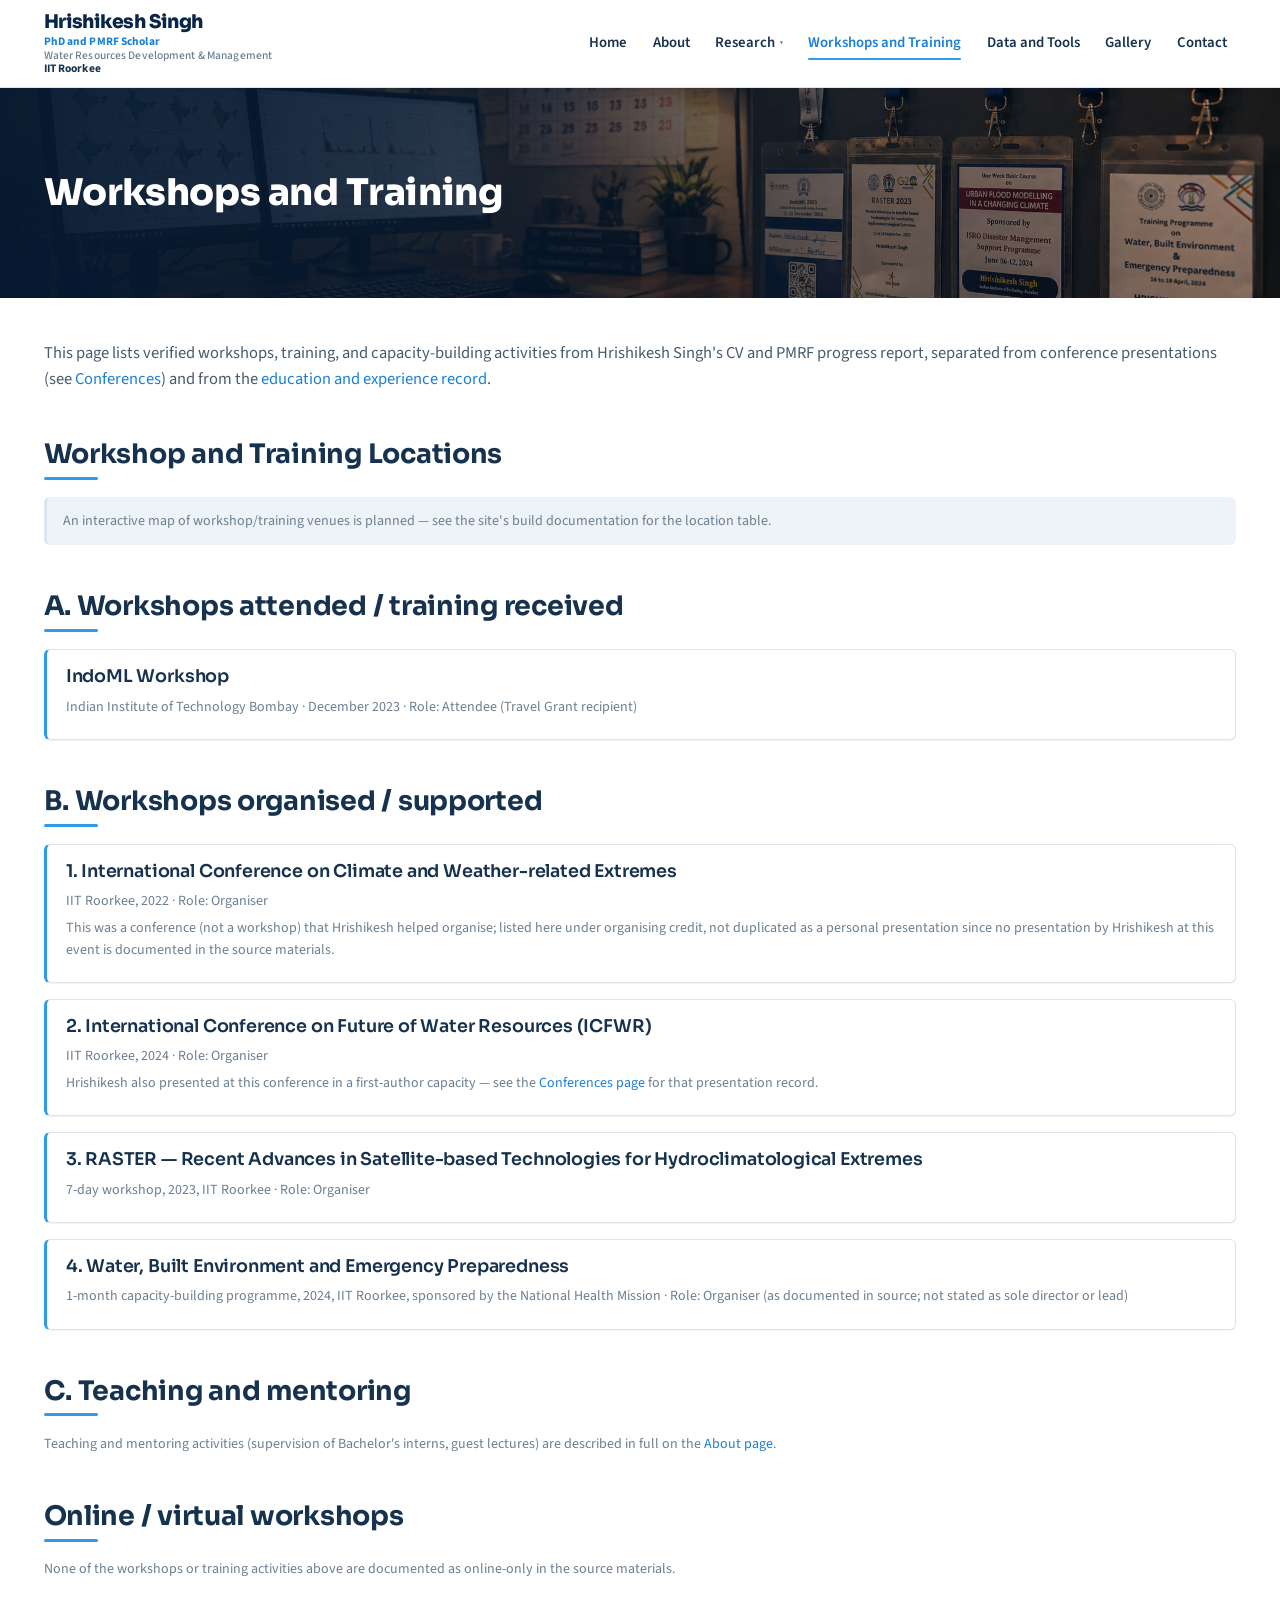
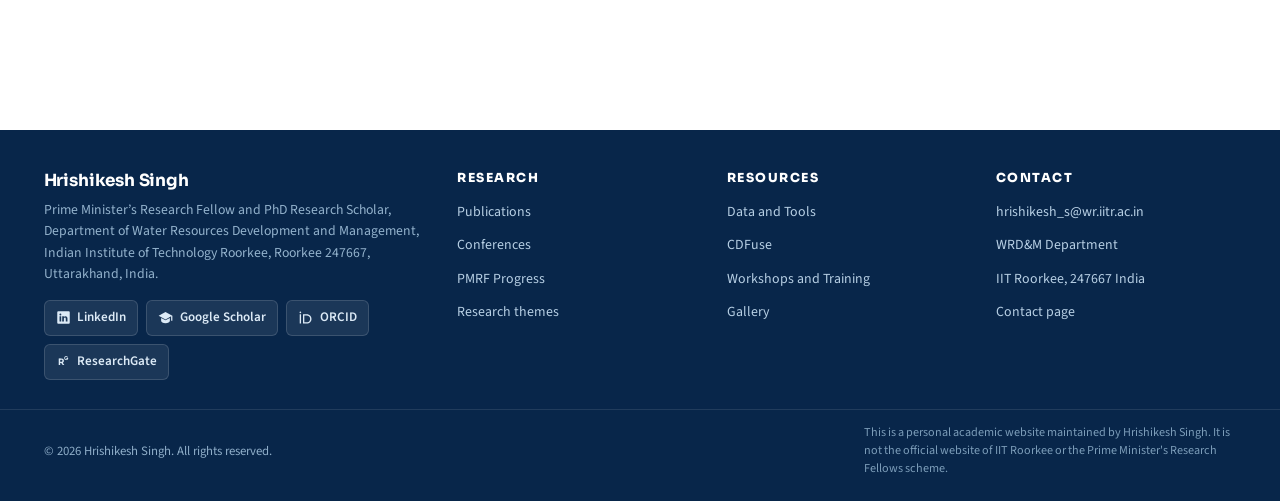
<file: workshops.html>
<!DOCTYPE html>
<html lang="en">
<head>
<meta charset="UTF-8">
<meta name="viewport" content="width=device-width, initial-scale=1.0">
<title>Workshops and Training — Hrishikesh Singh</title>
<link rel="stylesheet" href="css/style.css">
</head>
<body>
<header class="site-header">
  <div class="nav-inner">
    <div class="site-title">
      <a href="index.html">Hrishikesh Singh</a>
      <span class="affil"><span class="role">PhD and PMRF Scholar</span><br>Water Resources Development &amp; Management<br><b>IIT Roorkee</b></span>
    </div>
    <button class="nav-toggle" aria-label="Toggle navigation" aria-expanded="false">&#9776;</button>
    <nav class="main-nav">
      <ul>
        <li><a href="index.html">Home</a></li>
        <li><a href="about.html">About</a></li>
        <li class="has-dropdown">
          <button type="button" class="dropdown-toggle" aria-expanded="false" aria-haspopup="true">Research <span class="caret" aria-hidden="true">&#9662;</span></button>
          <ul class="dropdown-menu">
            <li><a href="publications.html">Publications</a></li>
            <li><a href="conferences.html">Conferences</a></li>
            <li><a href="pmrf-progress.html">PMRF Progress</a></li>
          </ul>
        </li>
        <li><a href="workshops.html" class="active">Workshops and Training</a></li>
        <li><a href="data-tools.html">Data and Tools</a></li>
        <li><a href="gallery.html">Gallery</a></li>
        <li><a href="contact.html">Contact</a></li>
      </ul>
    </nav>
  </div>
</header>

<section class="hero-photo compact" style="--hero-img: url('/assets/header-workshops.png');">
  <div class="hero-photo-inner">
    <h1>Workshops and Training</h1>
  </div>
</section>

<main>

  <section>
    <p>This page lists verified workshops, training, and capacity-building activities from Hrishikesh Singh's CV and PMRF progress report, separated from conference presentations (see <a href="conferences.html">Conferences</a>) and from the <a href="about.html#journey">education and experience record</a>.</p>
  </section>

  <section>
    <h2>Workshop and Training Locations</h2>
    <div class="notice muted">An interactive map of workshop/training venues is planned — see the site's build documentation for the location table.</div>
  </section>

  <section>
    <h2>A. Workshops attended / training received</h2>
    <div class="card">
      <h3>IndoML Workshop</h3>
      <p class="meta-line">Indian Institute of Technology Bombay &middot; December 2023 &middot; Role: Attendee (Travel Grant recipient)</p>
    </div>
  </section>

  <section>
    <h2>B. Workshops organised / supported</h2>

    <div class="card">
      <h3>1. International Conference on Climate and Weather-related Extremes</h3>
      <p class="meta-line">IIT Roorkee, 2022 &middot; Role: Organiser</p>
      <p class="meta-line">This was a conference (not a workshop) that Hrishikesh helped organise; listed here under organising credit, not duplicated as a personal presentation since no presentation by Hrishikesh at this event is documented in the source materials.</p>
    </div>

    <div class="card">
      <h3>2. International Conference on Future of Water Resources (ICFWR)</h3>
      <p class="meta-line">IIT Roorkee, 2024 &middot; Role: Organiser</p>
      <p class="meta-line">Hrishikesh also presented at this conference in a first-author capacity — see the <a href="conferences.html">Conferences page</a> for that presentation record.</p>
    </div>

    <div class="card">
      <h3>3. RASTER — Recent Advances in Satellite-based Technologies for Hydroclimatological Extremes</h3>
      <p class="meta-line">7-day workshop, 2023, IIT Roorkee &middot; Role: Organiser</p>
    </div>

    <div class="card">
      <h3>4. Water, Built Environment and Emergency Preparedness</h3>
      <p class="meta-line">1-month capacity-building programme, 2024, IIT Roorkee, sponsored by the National Health Mission &middot; Role: Organiser (as documented in source; not stated as sole director or lead)</p>
    </div>
  </section>

  <section>
    <h2>C. Teaching and mentoring</h2>
    <p class="meta-line">Teaching and mentoring activities (supervision of Bachelor's interns, guest lectures) are described in full on the <a href="about.html">About page</a>.</p>
  </section>

  <section>
    <h2>Online / virtual workshops</h2>
    <p class="meta-line">None of the workshops or training activities above are documented as online-only in the source materials.</p>
  </section>

</main>

<footer class="site-footer">
  <div class="foot-grid">

    <div class="foot-brand">
      <h3>Hrishikesh Singh</h3>
      <p>Prime Minister&rsquo;s Research Fellow and PhD Research Scholar, Department of Water Resources Development and Management, Indian Institute of Technology Roorkee, Roorkee 247667, Uttarakhand, India.</p>
      <div class="footer-social">
        <a href="https://www.linkedin.com/in/hrishikesh-singh-049377238/" target="_blank" rel="noopener">
          <svg viewBox="0 0 24 24" aria-hidden="true"><path d="M20.45 2H3.55A1.55 1.55 0 0 0 2 3.55v16.9A1.55 1.55 0 0 0 3.55 22h16.9A1.55 1.55 0 0 0 22 20.45V3.55A1.55 1.55 0 0 0 20.45 2zM8.34 18.34H5.67v-8.4h2.67zM7 8.75a1.55 1.55 0 1 1 0-3.1 1.55 1.55 0 0 1 0 3.1zm11.34 9.59h-2.67v-4.4c0-1.24-.45-1.9-1.36-1.9-.83 0-1.36.56-1.58 1.1a2 2 0 0 0-.1.71v4.49h-2.67s.03-7.3 0-8.4h2.67v1.24a2.65 2.65 0 0 1 2.41-1.33c1.76 0 3.3 1.15 3.3 3.62z"/></svg>
          LinkedIn
        </a>
        <a href="https://scholar.google.com/citations?user=8gPMWowAAAAJ&hl=en" target="_blank" rel="noopener">
          <svg viewBox="0 0 24 24" aria-hidden="true"><path d="M12 3 1 9l11 6 9-4.91V17h2V9L12 3zm0 13.5L5 12.79V17c0 2.21 3.13 4 7 4s7-1.79 7-4v-4.21l-7 3.71z"/></svg>
          Google Scholar
        </a>
        <a href="https://orcid.org/0009-0003-6326-6463" target="_blank" rel="noopener">
          <svg viewBox="51 29 174 174" aria-hidden="true"><path d="M86.3 186.2H70.9V79.1h15.4v107.1zM78.6 66.9c-5.5 0-10-4.5-10-10s4.5-10 10-10 10 4.5 10 10-4.5 10-10 10z"/><path d="M108.9 79.1h41.6c39.6 0 57 28.3 57 53.6 0 27.5-21.5 53.6-56.8 53.6h-41.8V79.1zm15.4 93.3h24.5c34.9 0 42.9-26.5 42.9-39.7 0-21.5-13.7-39.7-43.7-39.7h-23.7v79.4z"/></svg>
          ORCID
        </a>
        <a href="https://www.researchgate.net/profile/Hrishikesh-Singh-5" target="_blank" rel="noopener">
          <svg viewBox="24 2 254 254" aria-hidden="true"><text x="112" y="182" text-anchor="middle" font-family="Sora, 'Source Sans 3', Helvetica, Arial, sans-serif" font-size="150" font-weight="700">R</text><text x="196" y="110" text-anchor="middle" font-family="Sora, 'Source Sans 3', Helvetica, Arial, sans-serif" font-size="88" font-weight="700">G</text></svg>
          ResearchGate
        </a>
      </div>
    </div>

    <div class="foot-col">
      <h4>Research</h4>
      <ul>
        <li><a href="publications.html">Publications</a></li>
        <li><a href="conferences.html">Conferences</a></li>
        <li><a href="pmrf-progress.html">PMRF Progress</a></li>
        <li><a href="about.html#research-themes">Research themes</a></li>
      </ul>
    </div>

    <div class="foot-col">
      <h4>Resources</h4>
      <ul>
        <li><a href="data-tools.html">Data and Tools</a></li>
        <li><a href="https://cdfuse.streamlit.app" target="_blank" rel="noopener">CDFuse</a></li>
        <li><a href="workshops.html">Workshops and Training</a></li>
        <li><a href="gallery.html">Gallery</a></li>
      </ul>
    </div>

    <div class="foot-col">
      <h4>Contact</h4>
      <ul>
        <li><a href="mailto:hrishikesh_s@wr.iitr.ac.in">hrishikesh_s@wr.iitr.ac.in</a></li>
        <li><span>WRD&amp;M Department</span></li>
        <li><span>IIT Roorkee, 247667 India</span></li>
        <li><a href="contact.html">Contact page</a></li>
      </ul>
    </div>

  </div>

  <div class="foot-bottom">
    <p class="footer-copy">&copy; 2026 Hrishikesh Singh. All rights reserved.</p>
    <p class="footer-disclaimer">This is a personal academic website maintained by Hrishikesh Singh. It is not the official website of IIT Roorkee or the Prime Minister's Research Fellows scheme.</p>
  </div>
</footer>

<script src="js/main.js"></script>
</body>
</html>
</file>
<file: css/style.css>
/* ==========================================================================
   Hrishikesh Singh — personal academic site
   Visual language follows the CRaWL lab site (IIT Roorkee): Sora display
   type over Source Sans 3 body text, a navy/blue palette, 10px radii and a
   1400px measure.

   Structure
     1  Tokens and base
     2  Header and navigation
     3  Hero (home) and page heroes
     4  Home: featured research deck
     5  Home: research themes
     6  Home: panels band (updates, pictures)
     7  Content components (cards, tags, buttons, tables, notices)
     8  Publications
     9  Gallery and lightbox
    10  Footer
    11  Responsive
   ========================================================================== */

@import url("https://fonts.googleapis.com/css2?family=Source+Sans+3:ital,wght@0,300..800;1,300..800&family=Sora:wght@400;600;700;800&display=swap");

/* --------------------------------------------------------------------------
   1  Tokens and base
   -------------------------------------------------------------------------- */

:root {
  --navy-900: #08264A;
  --navy-800: #0C2D57;
  --navy-700: #12395F;
  --navy-600: #17365D;
  --blue: #2E9BE8;
  --blue-600: #1B7FD4;
  --blue-300: #7FC4F2;
  --ink: #16324F;
  --body: #465A6E;
  --muted: #6B7F92;
  --line: #DCE5ED;
  --line-soft: #EAF0F5;
  --panel: #EDF3F8;
  --white: #fff;
  --amber: #B5761F;
  --amber-soft: #F6ECDD;
  --saffron: #E9B949;
  --saffron-soft: #FBF1D8;

  --wrap: 1400px;
  --gutter: clamp(18px, 3.4vw, 48px);
  --r: 10px;
  --r-sm: 6px;

  --font: "Source Sans 3", "Segoe UI", system-ui, -apple-system, sans-serif;
  --font-display: "Sora", "Source Sans 3", system-ui, sans-serif;

  --shadow-sm: 0 1px 2px rgba(8, 38, 74, .06);
  --shadow: 0 6px 18px rgba(8, 38, 74, .08);
  --shadow-lg: 0 14px 38px rgba(8, 38, 74, .14);
}

* { box-sizing: border-box; }

html { scroll-behavior: smooth; }

body {
  margin: 0;
  font-family: var(--font);
  font-size: 16.5px;
  line-height: 1.62;
  color: var(--body);
  background: var(--white);
  -webkit-font-smoothing: antialiased;
}

h1, h2, h3, h4 {
  font-family: var(--font-display);
  color: var(--ink);
  line-height: 1.22;
  margin: 0 0 .55rem;
  letter-spacing: -.01em;
}
h1 { font-size: clamp(1.9rem, 3.4vw, 2.6rem); font-weight: 800; }
h2 { font-size: clamp(1.35rem, 2.1vw, 1.72rem); font-weight: 700; }
h3 { font-size: 1.1rem; font-weight: 600; }

p { margin: 0 0 .9rem; }

a { color: var(--blue-600); text-decoration: none; }
a:hover { text-decoration: underline; }

img { max-width: 100%; }

.wrap {
  max-width: var(--wrap);
  margin: 0 auto;
  padding-inline: var(--gutter);
}

main {
  max-width: var(--wrap);
  margin: 0 auto;
  padding: 2.6rem var(--gutter) 3.5rem;
}

main > section { margin-bottom: 2.8rem; }

/* The home page runs edge to edge: its sections carry their own .wrap, so
   main must not impose the measure or the gutter here. */
main.home-main {
  max-width: none;
  padding: 0;
}
main.home-main > section { margin-bottom: 0; }

/* Section headings on interior pages carry a short blue rule. */
main section > h2 {
  position: relative;
  padding-bottom: .55rem;
  margin-bottom: 1.1rem;
}
main section > h2::after {
  content: "";
  position: absolute;
  left: 0; bottom: 0;
  width: 54px; height: 3px;
  background: var(--blue);
  border-radius: 2px;
}

.sr-only {
  position: absolute; width: 1px; height: 1px;
  padding: 0; margin: -1px; overflow: hidden;
  clip: rect(0 0 0 0); white-space: nowrap; border: 0;
}

/* --------------------------------------------------------------------------
   2  Header and navigation
   -------------------------------------------------------------------------- */

.site-header {
  position: sticky;
  top: 0;
  z-index: 300;
  background: var(--white);
  border-bottom: 1px solid var(--line);
  box-shadow: var(--shadow-sm);
}

.nav-inner {
  max-width: var(--wrap);
  margin: 0 auto;
  padding: .7rem var(--gutter);
  display: flex;
  align-items: center;
  justify-content: space-between;
  gap: 1rem;
}

.site-title {
  display: flex;
  flex-direction: column;
  line-height: 1.18;
}
.site-title a {
  font-family: var(--font-display);
  font-size: 1.18rem;
  font-weight: 800;
  color: var(--navy-900);
  letter-spacing: -.015em;
}
.site-title a:hover { text-decoration: none; }
.site-title .affil {
  font-size: .715rem;
  color: var(--muted);
  font-weight: 500;
  letter-spacing: .01em;
  margin-top: 2px;
}
.site-title .affil b {
  color: var(--ink);
  font-weight: 700;
}
.site-title .affil .role {
  color: var(--blue-600);
  font-weight: 700;
}

.nav-toggle {
  display: none;
  background: none;
  border: 1px solid var(--line);
  color: var(--ink);
  border-radius: var(--r-sm);
  padding: .4rem .6rem;
  font-size: 1.05rem;
  cursor: pointer;
  line-height: 1;
}

nav.main-nav ul {
  list-style: none;
  display: flex;
  align-items: center;
  flex-wrap: wrap;
  gap: .1rem .35rem;
  margin: 0;
  padding: 0;
}

nav.main-nav a,
nav.main-nav .dropdown-toggle {
  display: inline-flex;
  align-items: center;
  gap: .3rem;
  font-family: var(--font);
  font-size: .925rem;
  font-weight: 600;
  color: var(--ink);
  padding: .5rem .62rem;
  border-radius: var(--r-sm);
  border: none;
  background: none;
  cursor: pointer;
  white-space: nowrap;
  line-height: 1.4;
  position: relative;
}

nav.main-nav a:hover,
nav.main-nav .dropdown-toggle:hover {
  color: var(--blue-600);
  background: var(--line-soft);
  text-decoration: none;
}

/* Active item gets a blue underline bar, as on the lab site. */
nav.main-nav a.active,
nav.main-nav .dropdown-toggle.active {
  color: var(--blue-600);
}
nav.main-nav a.active::after,
nav.main-nav .dropdown-toggle.active::after {
  content: "";
  position: absolute;
  left: .62rem; right: .62rem; bottom: .1rem;
  height: 2px;
  background: var(--blue);
  border-radius: 2px;
}

nav.main-nav .caret { font-size: .62em; opacity: .75; }

/* Dropdown. Selectors are prefixed with nav.main-nav so they outrank the
   base `nav.main-nav ul { display:flex }` rule above. */
nav.main-nav li.has-dropdown { position: relative; }

nav.main-nav ul.dropdown-menu {
  display: none;
  position: absolute;
  top: 100%;
  left: 0;
  min-width: 13rem;
  background: var(--white);
  border: 1px solid var(--line);
  border-radius: var(--r);
  box-shadow: var(--shadow-lg);
  padding: .35rem 0;
  margin: 0;
  z-index: 320;
  flex-direction: column;
}
nav.main-nav li.has-dropdown.open > ul.dropdown-menu { display: block; }
nav.main-nav ul.dropdown-menu li { display: block; }
nav.main-nav ul.dropdown-menu a {
  display: block;
  padding: .52rem 1rem;
  border-radius: 0;
  font-weight: 500;
  white-space: nowrap;
}
nav.main-nav ul.dropdown-menu a:hover { background: var(--panel); }
nav.main-nav ul.dropdown-menu a.active::after { display: none; }
nav.main-nav ul.dropdown-menu a.active {
  background: var(--panel);
  font-weight: 700;
}

/* --------------------------------------------------------------------------
   3  Hero
   -------------------------------------------------------------------------- */

/* Home hero: full-bleed photo, dark gradient from the left, content over it.
   The per-page photo comes in through --hero-img (set inline) rather than a
   background-image attribute, which would override this gradient layer. */
.hero-photo {
  position: relative;
  min-height: 440px;
  display: flex;
  align-items: center;
  background-image:
    linear-gradient(90deg, rgba(6, 26, 50, .97) 0%, rgba(6, 26, 50, .90) 26%, rgba(6, 26, 50, .62) 50%, rgba(6, 26, 50, .26) 72%, rgba(6, 26, 50, .06) 100%),
    var(--hero-img, none);
  background-color: var(--navy-900);
  background-size: cover;
  background-position: center;
  overflow: hidden;
}

.hero-photo-inner {
  max-width: var(--wrap);
  margin: 0 auto;
  padding: 2rem var(--gutter);
  width: 100%;
  display: grid;
  grid-template-columns: minmax(0, 1fr) minmax(0, 1fr);
  gap: clamp(1.5rem, 3vw, 3rem);
  align-items: center;
}

/* Kinetic headline — a single rotating phrase. */
.kinetic { margin: 0; }
.kinetic-line {
  display: block;
  font-family: var(--font-display);
  font-size: clamp(30px, 3.9vw, 52px);
  font-weight: 800;
  letter-spacing: -.02em;
  line-height: 1.06;
  color: var(--blue-300);
  min-height: 2.2em;
  text-wrap: balance;
}
.kinetic-line .cursor {
  display: inline-block;
  width: .06em;
  margin-left: .04em;
  background: var(--blue-300);
  animation: cursor-blink 1.05s steps(1) infinite;
}
@keyframes cursor-blink { 50% { opacity: 0; } }

@media (prefers-reduced-motion: reduce) {
  .kinetic-line .cursor { animation: none; }
}

.hero-rule {
  margin-top: 1.4rem;
  width: 56px; height: 3px;
  background: var(--blue);
  border: none;
  border-radius: 2px;
  margin: 0 0 1.1rem;
}
.hero-keywords {
  font-family: var(--font-display);
  font-size: clamp(1rem, 1.4vw, 1.2rem);
  font-weight: 600;
  color: #EAF3FB;
  margin: 0 0 .5rem;
}
.hero-caption {
  font-size: .93rem;
  color: #A9C2D8;
  margin: 0 0 1.5rem;
  max-width: 36rem;
}

.hero-cta { display: flex; flex-wrap: wrap; gap: .65rem; }
.hero-cta a {
  display: inline-flex;
  align-items: center;
  gap: .45rem;
  font-size: .92rem;
  font-weight: 700;
  padding: .7rem 1.25rem;
  border-radius: var(--r-sm);
  text-decoration: none !important;
  transition: background .16s ease, transform .16s ease;
}
.hero-cta a.primary { background: var(--blue); color: #fff !important; }
.hero-cta a.primary:hover { background: var(--blue-600); transform: translateY(-1px); }
.hero-cta a.outline {
  background: rgba(255, 255, 255, .06);
  color: #fff !important;
  border: 1px solid rgba(255, 255, 255, .42);
}
.hero-cta a.outline:hover { background: rgba(255, 255, 255, .15); }

/* Interior page hero — compact band, title only. */
.hero-photo.compact {
  min-height: 210px;
  background-image:
    linear-gradient(90deg, rgba(6, 26, 50, .96) 0%, rgba(6, 26, 50, .86) 30%, rgba(6, 26, 50, .55) 62%, rgba(6, 26, 50, .2) 100%),
    var(--hero-img, none);
}
.hero-photo.compact .hero-photo-inner {
  display: block;
  padding: 2.4rem var(--gutter);
}
.hero-photo.compact h1 { color: #fff; font-size: clamp(1.7rem, 3vw, 2.3rem); margin: 0; }

/* Legacy plain hero kept so any page without a photo still renders. */
.hero {
  background: linear-gradient(120deg, var(--navy-900), var(--navy-700));
  color: #fff;
  padding: 2.6rem var(--gutter);
}
.hero h1, .page-hero h1 { color: #fff; }
.page-hero { padding: 2.2rem var(--gutter); }

/* --------------------------------------------------------------------------
   4  Home: featured research deck
   -------------------------------------------------------------------------- */

.featured-deck { position: relative; min-width: 0; }

.featured {
  display: none;
  background: rgba(9, 32, 60, .82);
  border: 1px solid rgba(126, 173, 214, .3);
  border-radius: var(--r);
  backdrop-filter: blur(7px);
  -webkit-backdrop-filter: blur(7px);
  box-shadow: var(--shadow-lg);
  overflow: hidden;
}
.featured.is-active { display: block; }

/* Three rows: the kicker strip, the title, and then a single cell that the
   figure, the key numbers and the CTA all share. Stacking them lets the
   numbers sit over the foot of the image and grow up it on hover, instead
   of occupying a block of their own below it. */
.featured-body {
  display: grid;
  grid-template-columns: minmax(0, 1fr);
  grid-template-rows: auto auto minmax(0, 1fr);
  row-gap: .55rem;
  padding: 1.05rem 1.15rem 1.15rem;
}

.featured-head {
  grid-row: 1;
  grid-column: 1;
  display: flex;
  align-items: center;
  justify-content: space-between;
  gap: .75rem;
}
.featured-head .kicker {
  font-size: .68rem;
  font-weight: 800;
  letter-spacing: .16em;
  text-transform: uppercase;
  color: var(--blue-300);
}
.featured-head .ref { font-size: .74rem; color: #9DB8D0; }

/* The row is not a box of its own: its two children place themselves on the
   grid above, so the CTA can move onto the image without being duplicated. */
.featured-title-row { display: contents; }
.featured-title-row h2 {
  grid-row: 2;
  grid-column: 1;
  font-size: clamp(1rem, 1.35vw, 1.2rem);
  font-weight: 700;
  color: #fff;
  margin: 0;
  line-height: 1.32;
}
.featured-title-row .cta {
  grid-row: 3;
  grid-column: 1;
  align-self: end;
  justify-self: end;
  z-index: 4;
  margin: 0 .85rem .85rem 0;
  display: inline-flex;
  align-items: center;
  gap: .35rem;
  font-size: .76rem;
  font-weight: 700;
  color: #fff !important;
  background: rgba(10, 32, 58, .62);
  border: 1px solid rgba(255, 255, 255, .3);
  backdrop-filter: blur(4px);
  -webkit-backdrop-filter: blur(4px);
  padding: .45rem .8rem;
  border-radius: var(--r-sm);
  text-decoration: none !important;
  white-space: nowrap;
  transition: background .18s ease, border-color .18s ease;
}
.featured-title-row .cta:hover {
  background: rgba(20, 55, 95, .85);
  border-color: rgba(255, 255, 255, .5);
}
.featured-title-row .cta svg { width: 14px; height: 14px; }

/* A fixed band rather than a ratio, so the card can never push the hero past
   a screen however wide the deck gets. The image is anchored to the top:
   journal plates are tall multi-panel figures whose first row reads best, and
   the key numbers over it carry the substance. */
.featured-figure {
  grid-row: 3;
  grid-column: 1;
  position: relative;
  height: clamp(190px, 25vw, 290px);
  margin: 0;
  border-radius: var(--r-sm);
  overflow: hidden;
  background: #F2F7FB;
}
.featured-figure img {
  position: absolute;
  inset: 0;
  display: block;
  width: 100%; height: 100%;
  object-fit: cover;
  object-position: center top;
}
.featured-figure .fig-fallback {
  position: absolute;
  inset: 0;
  display: none;
  align-items: center;
  justify-content: center;
  text-align: center;
  padding: 1rem;
  font-size: .8rem;
  color: #6B8AA6;
}

/* Four key numbers per study, laid over the foot of the image. Two show at
   rest under a soft scrim; hovering the image or the strip grows the panel up
   the image and fades the other two in. All four are always in the DOM, so
   nothing is hidden from a reader who cannot hover — see the coarse-pointer
   rule below, which simply shows them all. */
.stat-grid {
  grid-row: 3;
  grid-column: 1;
  align-self: end;
  justify-self: stretch;
  z-index: 3;
  display: grid;
  grid-template-columns: repeat(2, minmax(0, 1fr));
  gap: .35rem 1rem;
  margin: 0;
  padding: .85rem 7.5rem .8rem .9rem;   /* right side clears the CTA */
  max-height: 70px;
  overflow: hidden;
  border-radius: 0 0 var(--r-sm) var(--r-sm);
  background: linear-gradient(180deg,
    rgba(5, 18, 36, 0) 0%, rgba(5, 18, 36, .52) 50%, rgba(4, 15, 30, .9) 100%);
  cursor: pointer;
  transition: max-height .34s cubic-bezier(.22, .68, .28, 1),
              padding-top .34s ease,
              background .34s ease;
}
.stat-grid .stat {
  display: flex;
  align-items: flex-start;
  gap: .45rem;
}
.stat-grid .stat:nth-child(n+3) {
  opacity: 0;
  transform: translateY(8px);
  transition: opacity .22s ease, transform .22s ease;
}

.featured-figure:hover ~ .stat-grid,
.featured-figure:focus-within ~ .stat-grid,
.stat-grid:hover,
.stat-grid:focus-within {
  max-height: 260px;
  padding-top: 1.25rem;
  background: linear-gradient(180deg,
    rgba(4, 14, 28, .28) 0%, rgba(4, 14, 28, .76) 32%, rgba(3, 12, 25, .95) 100%);
}
.featured-figure:hover ~ .stat-grid .stat:nth-child(n+3),
.featured-figure:focus-within ~ .stat-grid .stat:nth-child(n+3),
.stat-grid:hover .stat:nth-child(n+3),
.stat-grid:focus-within .stat:nth-child(n+3) {
  opacity: 1;
  transform: none;
}

/* The coarse-pointer fallback for this strip lives at the end of section 11:
   it has to outrank the max-width overrides there, which would otherwise
   re-clamp it on exactly the devices that cannot hover. */
.stat-grid .stat svg {
  flex: 0 0 auto;
  width: 19px; height: 19px;
  color: var(--blue-300);
  margin-top: 1px;
}
.stat-grid .stat b {
  display: block;
  font-family: var(--font-display);
  font-size: .9rem;
  font-weight: 700;
  color: #fff;
  line-height: 1.25;
}
.stat-grid .stat span {
  display: block;
  font-size: .7rem;
  color: #C3D7E8;
  line-height: 1.3;
  margin-top: 2px;
}

/* Deck controls */
.deck-nav {
  display: flex;
  align-items: center;
  justify-content: center;
  gap: .8rem;
  margin-top: .9rem;
}
.deck-dots { display: flex; gap: .4rem; }
.deck-dots button {
  width: 26px; height: 4px;
  padding: 0;
  border: none;
  border-radius: 2px;
  background: rgba(255, 255, 255, .3);
  cursor: pointer;
  transition: background .16s ease;
}
.deck-dots button[aria-current="true"] { background: var(--blue); }
.deck-arrow {
  width: 30px; height: 30px;
  display: inline-flex;
  align-items: center;
  justify-content: center;
  border: 1px solid rgba(255, 255, 255, .34);
  border-radius: 50%;
  background: rgba(255, 255, 255, .06);
  color: #fff;
  cursor: pointer;
}
.deck-arrow:hover { background: rgba(255, 255, 255, .18); }
.deck-arrow svg { width: 14px; height: 14px; }

/* --------------------------------------------------------------------------
   5  Home: research themes
   -------------------------------------------------------------------------- */

.themes { padding: 3rem 0 .5rem; }
.themes > .wrap > h2 { margin-bottom: 1.3rem; }

.tcards {
  display: grid;
  grid-template-columns: repeat(auto-fit, minmax(215px, 1fr));
  gap: 1.1rem;
}

.tcard {
  display: flex;
  flex-direction: column;
  background: var(--white);
  border: 1px solid var(--line);
  border-radius: var(--r);
  overflow: hidden;
  box-shadow: var(--shadow-sm);
  transition: transform .18s ease, box-shadow .18s ease;
  color: inherit;
}
a.tcard:hover {
  transform: translateY(-3px);
  box-shadow: var(--shadow);
  text-decoration: none;
}

/* 4:3 to match the artwork, so nothing is cropped. The tint and the hairline
   give the white-background illustrations an edge they would otherwise lack
   against a white card. */
.tcard-fig {
  aspect-ratio: 4 / 3;
  background: var(--panel);
  border-bottom: 1px solid var(--line);
  display: flex;
  align-items: center;
  justify-content: center;
  color: rgba(255, 255, 255, .92);
}
.tcard-fig img { width: 100%; height: 100%; object-fit: cover; display: block; }
.tcard-fig svg { width: 44px; height: 44px; opacity: .9; }

.tcard-body {
  padding: .85rem .95rem 1rem;
  display: flex;
  flex-direction: column;
  flex: 1 1 auto;
}
.tcard-body h3 {
  font-size: .985rem;
  font-weight: 700;
  color: var(--ink);
  margin: 0 0 .9rem;
  line-height: 1.32;
}
.tcard-body p {
  font-size: .845rem;
  color: var(--muted);
  margin: 0 0 .75rem;
  line-height: 1.5;
}
.tcard-rule {
  margin-top: auto;
  width: 46px; height: 3px;
  background: var(--blue);
  border-radius: 2px;
}

/* --------------------------------------------------------------------------
   6  Home: panels band
   -------------------------------------------------------------------------- */

.band {
  background: var(--panel);
  border-block: 1px solid var(--line);
  padding: 2.6rem 0;
  margin-top: 2.8rem;
}

.panels {
  display: grid;
  /* 440px rather than 320: the updates list needs a fixed amount of vertical
     space whatever the width, so in a narrow two-column layout the photo has
     to stretch to match it and ends up cropped to a portrait sliver. Stacking
     a little earlier keeps the photo at its own ratio instead. */
  grid-template-columns: repeat(auto-fit, minmax(440px, 1fr));
  gap: 1.2rem;
  /* Default stretch: both panels share one height per row. */
}

.panel {
  background: var(--white);
  border: 1px solid var(--line);
  border-radius: var(--r);
  box-shadow: var(--shadow-sm);
  overflow: hidden;
  /* A column so the body, or the photo, can absorb the leftover height
     when the neighbouring panel is the taller of the two. */
  display: flex;
  flex-direction: column;
}
.panel-head {
  display: flex;
  align-items: center;
  justify-content: space-between;
  gap: .75rem;
  padding: .9rem 1.05rem;
  border-bottom: 1px solid var(--line-soft);
}
.panel-head h2 {
  font-size: 1.06rem;
  font-weight: 700;
  margin: 0;
  padding: 0;
}
.panel-head h2::after { display: none; }
.panel-head a { font-size: .82rem; font-weight: 600; }

.panel-body { padding: .35rem 1.05rem 1rem; flex: 1 1 auto; }

/* Spreads a short list down the full card instead of leaving the slack at
   the bottom, so a panel matched in height to a taller neighbour still looks
   filled rather than cut off. */
.panel-body-fill {
  display: flex;
  flex-direction: column;
  justify-content: space-between;
}

/* Recent updates list. The vertical rhythm here is deliberately tight: all
   five entries have to fit inside the height of the photo panel beside them,
   so the band reads as two cards of one height with nothing to scroll. */
.update {
  padding: .5rem 0;
  border-bottom: 1px solid var(--line-soft);
}
.update:last-child { border-bottom: none; }
.update .u-kicker {
  display: inline-block;
  font-size: .63rem;
  font-weight: 800;
  letter-spacing: .13em;
  text-transform: uppercase;
  color: var(--blue-600);
  margin-bottom: .18rem;
}
.update .u-kicker.is-award { color: var(--amber); }
.update h3 {
  font-family: var(--font);
  font-size: .875rem;
  font-weight: 600;
  color: var(--ink);
  margin: 0 0 .12rem;
  line-height: 1.35;
}
.update .u-date { font-size: .74rem; line-height: 1.4; color: var(--muted); margin: 0; }
.update .u-new {
  display: inline-block;
  font-size: .6rem;
  font-weight: 800;
  letter-spacing: .1em;
  text-transform: uppercase;
  color: #fff;
  background: var(--blue);
  border-radius: 999px;
  padding: .1rem .45rem;
  margin-left: .35rem;
  vertical-align: 2px;
}

/* Photo carousel */
.shots {
  position: relative;
  /* The ratio is the starting height; flex-grow lets the photo take up any
     height left over when the updates panel beside it turns out taller. */
  aspect-ratio: 4 / 3;
  flex: 1 1 auto;
  background: var(--panel);
  overflow: hidden;
}
.shots figure {
  position: absolute;
  inset: 0;
  margin: 0;
  opacity: 0;
  transition: opacity .5s ease;
}
.shots figure.is-active { opacity: 1; }
.shots img { width: 100%; height: 100%; object-fit: cover; display: block; }
.shots figcaption {
  position: absolute;
  left: 0; right: 0; bottom: 0;
  padding: 1.5rem .8rem .55rem;
  font-size: .76rem;
  color: #fff;
  background: linear-gradient(transparent, rgba(6, 26, 50, .85));
}
/* Overlaid step controls. They sit above the caption gradient, and stay
   visible rather than hover-only so they are discoverable on touch. */
.shot-arrow {
  position: absolute;
  top: 50%;
  transform: translateY(-50%);
  z-index: 2;
  display: flex;
  align-items: center;
  justify-content: center;
  width: 2.3rem;
  height: 2.3rem;
  padding: 0;
  border: none;
  border-radius: 50%;
  background: rgba(8, 38, 74, .5);
  color: #fff;
  cursor: pointer;
  transition: background .16s ease;
}
.shot-arrow:hover,
.shot-arrow:focus-visible { background: rgba(8, 38, 74, .82); }
.shot-arrow svg { width: 1.15rem; height: 1.15rem; }
.shot-prev { left: .6rem; }
.shot-next { right: .6rem; }

.shot-dots {
  display: flex;
  justify-content: center;
  flex-wrap: wrap;
  gap: .3rem;
  padding: .6rem 1rem .8rem;
}
.shot-dots button {
  width: 7px; height: 7px;
  padding: 0;
  border: none;
  border-radius: 50%;
  background: var(--line);
  cursor: pointer;
}
.shot-dots button[aria-current="true"] { background: var(--blue); }

/* --------------------------------------------------------------------------
   7  Content components
   -------------------------------------------------------------------------- */

.card {
  background: var(--white);
  border: 1px solid var(--line);
  border-left: 3px solid var(--blue);
  border-radius: var(--r-sm);
  padding: 1rem 1.2rem;
  margin-bottom: 1rem;
  box-shadow: var(--shadow-sm);
}
.card h3 { margin-top: 0; }

.card-grid {
  display: grid;
  grid-template-columns: repeat(auto-fit, minmax(270px, 1fr));
  gap: 1rem;
}
.card-grid .card { margin-bottom: 0; }

.meta-line {
  font-size: .875rem;
  color: var(--muted);
  margin: .3rem 0;
  line-height: 1.55;
}
.meta-line strong { color: var(--ink); }

.placeholder-note {
  font-size: .875rem;
  color: var(--muted);
  font-style: italic;
}

.tag {
  display: inline-block;
  font-size: .7rem;
  font-weight: 700;
  letter-spacing: .04em;
  text-transform: uppercase;
  background: #E3F1FC;
  color: var(--blue-600);
  padding: .17rem .55rem;
  border-radius: 999px;
  margin-right: .35rem;
}
.tag.amber { background: var(--amber-soft); color: var(--amber); }

.btn {
  display: inline-block;
  font-size: .86rem;
  font-weight: 700;
  background: var(--blue);
  color: #fff !important;
  padding: .45rem 1rem;
  border-radius: var(--r-sm);
  margin: .2rem .4rem .2rem 0;
  text-decoration: none !important;
  transition: background .16s ease;
}
.btn:hover { background: var(--blue-600); }
.btn.secondary {
  background: transparent;
  color: var(--blue-600) !important;
  border: 1px solid var(--blue);
}
.btn.secondary:hover { background: #E3F1FC; }

.notice {
  background: var(--panel);
  border-left: 3px solid var(--blue);
  border-radius: var(--r-sm);
  padding: .8rem 1rem;
  font-size: .88rem;
  color: var(--body);
}
.notice.muted { border-left-color: var(--line); color: var(--muted); }

.data-table {
  width: 100%;
  border-collapse: collapse;
  font-size: .875rem;
  background: var(--white);
  border: 1px solid var(--line);
  border-radius: var(--r-sm);
  overflow: hidden;
}
.data-table th, .data-table td {
  padding: .6rem .8rem;
  text-align: left;
  border-bottom: 1px solid var(--line-soft);
  vertical-align: top;
}
.data-table th {
  background: var(--panel);
  color: var(--ink);
  font-weight: 700;
}
.data-table tr:last-child td { border-bottom: none; }

/* Home: about split, stats band, featured cards (kept from the previous
   layout so the sections can still be used on interior pages). */
.about-split {
  display: grid;
  grid-template-columns: minmax(0, 280px) minmax(0, 1fr);
  gap: clamp(1.2rem, 3vw, 2.6rem);
  align-items: start;
}
.about-portrait img {
  width: 100%;
  border-radius: var(--r);
  border: 1px solid var(--line);
  box-shadow: var(--shadow);
}
.keyword-pills { display: flex; flex-wrap: wrap; gap: .45rem; margin-top: 1rem; }
.pill {
  font-size: .78rem;
  font-weight: 600;
  background: var(--panel);
  color: var(--ink);
  border: 1px solid var(--line);
  border-radius: 999px;
  padding: .28rem .75rem;
}

.stats-band { background: var(--navy-900); color: #fff; }
.stats-band-inner {
  max-width: var(--wrap);
  margin: 0 auto;
  padding: 1.8rem var(--gutter);
  display: grid;
  grid-template-columns: repeat(auto-fit, minmax(180px, 1fr));
  gap: 1.4rem;
}
.stat-item { text-align: left; }
.stat-item .num {
  display: block;
  font-family: var(--font-display);
  font-size: 2rem;
  font-weight: 800;
  color: var(--blue-300);
  line-height: 1;
}
.stat-item .label {
  display: block;
  font-size: .82rem;
  color: #B7CFE4;
  margin-top: .4rem;
  line-height: 1.45;
}

.featured-grid {
  display: grid;
  grid-template-columns: repeat(auto-fit, minmax(300px, 1fr));
  gap: 1.2rem;
}
.featured-card {
  display: block;
  background: var(--white);
  border: 1px solid var(--line);
  border-radius: var(--r);
  overflow: hidden;
  box-shadow: var(--shadow-sm);
  color: inherit;
  transition: transform .18s ease, box-shadow .18s ease;
}
.featured-card:hover {
  transform: translateY(-4px);
  box-shadow: var(--shadow);
  text-decoration: none;
}
.featured-img { position: relative; aspect-ratio: 16 / 9; background: var(--panel); }
.featured-img img { width: 100%; height: 100%; object-fit: cover; display: block; }
.img-fallback {
  width: 100%; height: 100%;
  align-items: center; justify-content: center;
  text-align: center; padding: 1rem;
  font-size: .85rem; color: var(--muted);
}
.featured-icon {
  position: absolute;
  right: .7rem; bottom: .7rem;
  width: 34px; height: 34px;
  border-radius: 50%;
  background: var(--blue);
  display: flex; align-items: center; justify-content: center;
}
.featured-icon svg { width: 18px; height: 18px; fill: #fff; }
.featured-body h3 { margin-bottom: .35rem; }
.featured-body p { font-size: .88rem; color: var(--muted); margin: 0; }
.featured-card .featured-body { padding: .9rem 1.05rem 1.1rem; }
.featured-more { margin-top: 1.1rem; }
.featured-more a { font-weight: 700; }

/* --------------------------------------------------------------------------
   7b  Profile page

   The About page runs as full-bleed bands like the home page rather than one
   measured column, so the portrait, the bio and the timelines each get their
   own strip and alternate tints can separate them.
   -------------------------------------------------------------------------- */

main.banded-main { max-width: none; padding: 0; }
main.banded-main > section { margin-bottom: 0; }

.section { padding: 2.9rem 0; }
.section.tint { background: var(--panel); border-block: 1px solid var(--line); }

.section-head { margin-bottom: 1.7rem; }
.section-head h2 {
  position: relative;
  padding-bottom: .55rem;
  margin: 0;
}
.section-head h2::after {
  content: "";
  position: absolute;
  left: 0; bottom: 0;
  width: 54px; height: 3px;
  background: var(--blue);
  border-radius: 2px;
}
.section-head p {
  margin: .8rem 0 0;
  max-width: 62ch;
  font-size: .9rem;
  color: var(--muted);
}

.crumb { font-size: .8rem; color: var(--blue-300); margin: 0 0 .5rem; }
.crumb a { color: var(--blue-300); }
.crumb a:hover { color: #fff; }

/* Portrait column beside the bio. Stacks below 880px, where a 260px column
   would leave the bio too narrow to read. */
.pi-layout { display: grid; gap: 2rem; }
@media (min-width: 880px) {
  .pi-layout { grid-template-columns: 260px minmax(0, 1fr); gap: 2.9rem; }
}
.pi-photo {
  aspect-ratio: 3 / 4;
  margin: 0;
  border: 1px solid var(--line);
  border-radius: var(--r);
  background: var(--panel);
  overflow: hidden;
  box-shadow: var(--shadow-sm);
}
.pi-photo img { width: 100%; height: 100%; object-fit: cover; display: block; }

.pi-meta { margin-top: 1.1rem; }
.social-links {
  display: flex;
  flex-wrap: wrap;
  gap: .55rem;
  list-style: none;
  margin: 0;
  padding: 0;
}
.social-links a {
  display: grid;
  place-items: center;
  width: 42px; height: 42px;
  background: var(--white);
  border: 1px solid var(--line);
  border-radius: var(--r-sm);
  color: var(--navy-800);
  transition: transform .18s ease, border-color .18s ease, box-shadow .18s ease, color .18s ease;
}
.social-links a:hover {
  transform: translateY(-2px);
  border-color: var(--blue);
  box-shadow: var(--shadow);
  text-decoration: none;
}
/* Each mark carries its own brand fills, so the tile stays white and only
   lifts on hover rather than recolouring the logo. */
.social-links svg { width: 22px; height: 22px; display: block; }

.pi-contact {
  list-style: none;
  margin: 1.1rem 0 0;
  padding: 0;
  font-size: .8rem;
  line-height: 1.8;
  color: var(--muted);
}
.pi-contact li { word-break: break-word; }

.pi-name { font-size: clamp(1.5rem, 2.6vw, 1.95rem); margin: 0; }
.pi-role {
  font-size: .72rem;
  font-weight: 800;
  letter-spacing: .12em;
  text-transform: uppercase;
  color: var(--blue-600);
  margin: 0 0 .5rem;
}
/* No measure cap: the bio fills its column the way the reference layout
   does, so the text block and the portrait finish together. */
.short-bio { margin-top: .9rem; }
.short-bio p { margin-bottom: .95rem; }

/* CV row — a PDF that opens in a new tab should look like something you
   press, not like a sentence with an underline. */
.cv-row {
  display: flex;
  align-items: center;
  gap: .9rem;
  flex-wrap: wrap;
  margin-top: 1.4rem;
}
.cv-btn {
  display: inline-flex;
  align-items: center;
  gap: .55rem;
  padding: .65rem 1.05rem;
  border-radius: var(--r-sm);
  background: var(--blue-600);
  color: #fff !important;
  font-size: .87rem;
  font-weight: 600;
  line-height: 1;
  box-shadow: 0 8px 18px -10px rgba(11, 45, 95, .9);
  transition: transform .16s ease, background .16s ease, box-shadow .16s ease;
}
.cv-btn:hover {
  transform: translateY(-2px);
  background: var(--navy-700);
  text-decoration: none;
  box-shadow: 0 12px 22px -12px rgba(11, 45, 95, 1);
}
.cv-btn svg { width: 17px; height: 17px; flex: none; }
.cv-btn .cv-meta {
  padding-left: .6rem;
  border-left: 1px solid rgba(255, 255, 255, .35);
  font-size: .68rem;
  letter-spacing: .05em;
  text-transform: uppercase;
  opacity: .9;
}
.cv-alt { font-size: .84rem; }

/* Dated timeline — education, awards, service */
.timeline {
  list-style: none;
  margin: 0;
  padding: 0;
  border-left: 2px solid var(--line);
}
.timeline li { position: relative; padding: 0 0 1.55rem 1.6rem; }
.timeline li:last-child { padding-bottom: 0; }
.timeline li::before {
  content: "";
  position: absolute;
  left: -7px; top: 5px;
  width: 12px; height: 12px;
  border-radius: 50%;
  background: var(--blue-600);
  border: 2px solid var(--white);
  box-shadow: 0 0 0 2px var(--line);
}
.timeline .when {
  font-size: .68rem;
  font-weight: 800;
  letter-spacing: .09em;
  text-transform: uppercase;
  color: var(--blue-600);
}
.timeline h3 { font-size: 1rem; font-weight: 600; margin: .28rem 0 0; }
.timeline p {
  font-size: .85rem;
  color: var(--muted);
  margin: .3rem 0 0;
  line-height: 1.55;
  max-width: 100ch;   /* a full-width line of 13px text is hard to track back */
}
/* The institution sits on its own line under the qualification, so the two
   do not run together as one long comma-separated title. */
.timeline p.where {
  font-size: .88rem;
  font-weight: 600;
  color: var(--body);
  margin-top: .15rem;
}

/* Each section below the biography is one card, two to a row, so the page
   can be taken in without a long scroll. Cards whose own contents are
   already columned span the full width. */
.about-cards {
  display: grid;
  grid-template-columns: repeat(2, minmax(0, 1fr));
  gap: 1.2rem;
  /* Default stretch, so the two cards in a row end level and no gap opens
     under the shorter one. Cards are paired by shape — the two dated
     timelines together, the two short lists together — so the slack a
     stretch has to absorb stays small. */
}
.acard {
  background: var(--white);
  border: 1px solid var(--line);
  border-radius: var(--r);
  box-shadow: var(--shadow-sm);
  padding: 1.3rem 1.45rem 1.45rem;
  min-width: 0;
  display: flex;
  flex-direction: column;
}

/* The body of a card takes the leftover height, and a dated list spreads its
   entries down it rather than leaving the slack at the bottom. */
.acard > .timeline,
.acard > .lang-list {
  flex: 1 1 auto;
  display: flex;
  flex-direction: column;
  justify-content: space-between;
}
.acard > .keyword-pills,
.acard > .col-lists,
.acard > .skill-groups,
.acard > .theme-groups { flex: 1 1 auto; }
.acard > .keyword-pills { align-content: flex-start; }
.acard.wide { grid-column: 1 / -1; }
.acard > h2 {
  font-size: 1.12rem;
  font-weight: 700;
  color: var(--ink);
  margin: 0 0 1.05rem;
  padding: 0 0 0 .7rem;
  /* Saffron rather than blue: a warm note against an otherwise cool page,
     carried only by the card headings so it stays an accent. */
  border-left: 3px solid var(--saffron);
}
.acard > h2::after { display: none; }
.acard-lede {
  font-size: .9rem;
  color: var(--muted);
  max-width: 86ch;
  margin: -.35rem 0 1.3rem;
}

/* Research themes: each theme is a heading and a lead sentence, followed by
   the study records that sit under it. */
/* Columns rather than a grid: the five strands are very uneven in length,
   and grid rows would leave the short ones padding out the tall ones.
   Columns pack them, and break-inside keeps each strand whole. */
.theme-groups {
  columns: 2;
  column-gap: 1.9rem;
}
.theme-block {
  break-inside: avoid;
  -webkit-column-break-inside: avoid;
  margin-bottom: 1.7rem;
}

/* One line per output, with its state as a leading chip, so a theme reads at
   a glance instead of as four labelled paragraphs. */
.theme-outputs {
  list-style: none;
  margin: 0;
  padding: 0 0 0 .65rem;
}
.theme-outputs li {
  font-size: .85rem;
  line-height: 1.5;
  color: var(--body);
  padding: .4rem 0;
  border-top: 1px solid var(--line-soft);
}
.theme-outputs li:first-child { border-top: none; }
.t-tag {
  display: inline-block;
  font-size: .62rem;
  font-weight: 800;
  letter-spacing: .09em;
  text-transform: uppercase;
  color: var(--muted);
  background: var(--panel);
  border-radius: 999px;
  padding: .12rem .5rem;
  margin-right: .4rem;
  vertical-align: 1px;
  white-space: nowrap;
}
.t-tag.is-done { background: #E3F1FC; color: var(--blue-600); }
.t-tag.is-live { background: var(--saffron-soft); color: #9A6E12; }
.theme-block > h3 {
  font-size: 1.05rem;
  font-weight: 700;
  color: var(--ink);
  margin: 1.9rem 0 .3rem;
  padding-left: .65rem;
  border-left: 3px solid var(--blue-300);
}
.theme-block > h3:first-of-type { margin-top: 0; }
.theme-lead {
  font-size: .88rem;
  color: var(--muted);
  max-width: 86ch;
  margin: 0 0 .9rem;
  padding-left: .65rem;
}

/* A block at the foot of a card for material that does not belong in the
   list above it — project work beneath the degree timeline, say. */
.acard-sub {
  margin-top: 1.2rem;
  padding-top: 1rem;
  border-top: 1px solid var(--line);
}
.acard-sub > h3 {
  font-size: .78rem;
  font-weight: 800;
  letter-spacing: .1em;
  text-transform: uppercase;
  color: var(--blue-600);
  margin: 0 0 .6rem;
}

/* Entry lists: a bold line and a quieter detail line underneath. */
.dated,
.lang-list {
  list-style: none;
  margin: 0;
  padding: 0;
}
.dated > li,
.lang-list > li {
  padding: .45rem 0;
  border-top: 1px solid var(--line-soft);
}
.dated > li:first-child,
.lang-list > li:first-child { border-top: none; }
.dated b,
.lang-list b {
  display: block;
  font-size: .87rem;
  font-weight: 600;
  color: var(--ink);
  line-height: 1.38;
}
.dated span,
.lang-list span {
  display: block;
  font-size: .78rem;
  color: var(--muted);
  line-height: 1.45;
  margin-top: .12rem;
}
.group-note {
  font-size: .78rem;
  color: var(--muted);
  margin: -.35rem 0 .55rem;
}

/* Technical expertise: four labelled groups of chips inside the one card. */
.skill-groups {
  display: grid;
  grid-template-columns: repeat(4, minmax(0, 1fr));
  gap: 1.4rem 1.6rem;
}
.skill-groups h3 {
  font-size: .78rem;
  font-weight: 800;
  letter-spacing: .1em;
  text-transform: uppercase;
  color: var(--blue-600);
  margin: 0 0 .6rem;
}
.skill-groups .keyword-pills { margin-top: 0; }
.card h4 {
  font-size: .95rem;
  font-weight: 700;
  color: var(--ink);
  margin: 0 0 .55rem;
}

/* Two- and three-column lists (expertise, service) */
.col-lists {
  display: grid;
  gap: 1.6rem 2rem;
  grid-template-columns: repeat(auto-fit, minmax(290px, 1fr));
}
.col-lists h3 {
  font-size: .78rem;
  font-weight: 800;
  letter-spacing: .1em;
  text-transform: uppercase;
  color: var(--blue-600);
  margin: 0 0 .7rem;
}
.col-lists ul {
  list-style: none;
  margin: 0;
  padding: 0;
  font-size: .88rem;
  line-height: 1.75;
}
.col-lists li + li { margin-top: .45rem; }

/* --------------------------------------------------------------------------
   8  Publications
   -------------------------------------------------------------------------- */

.pub-toolbar {
  display: flex;
  flex-wrap: wrap;
  align-items: center;
  gap: .6rem;
  margin-bottom: 1.2rem;
  padding: .7rem .9rem;
  background: var(--panel);
  border: 1px solid var(--line);
  border-radius: var(--r-sm);
}
.pub-toolbar label { font-size: .85rem; font-weight: 700; color: var(--ink); }
.pub-toolbar select,
.sort-dir {
  font-family: var(--font);
  font-size: .85rem;
  padding: .38rem .6rem;
  border: 1px solid var(--line);
  border-radius: var(--r-sm);
  background: var(--white);
  color: var(--ink);
  cursor: pointer;
}

.pub-timeline { list-style: none; margin: 0; padding: 0 0 0 1.4rem; position: relative; }
.pub-timeline::before {
  content: "";
  position: absolute;
  left: 4px; top: .4rem; bottom: .4rem;
  width: 2px;
  background: var(--line);
}
.pub-timeline-item { position: relative; margin-bottom: 1.4rem; }
.pub-timeline-item::before {
  content: "";
  position: absolute;
  left: -1.4rem; top: .35rem;
  width: 10px; height: 10px;
  border-radius: 50%;
  background: var(--dot-color, var(--blue));
  border: 2px solid var(--white);
  box-shadow: 0 0 0 2px var(--line);
}
.pub-year {
  font-family: var(--font-display);
  font-size: .82rem;
  font-weight: 700;
  color: var(--blue-600);
  margin: 0 0 .4rem;
  letter-spacing: .04em;
}

.pub-card {
  display: grid;
  grid-template-columns: 92px minmax(0, 1fr);
  gap: 1rem;
  background: var(--white);
  border: 1px solid var(--line);
  border-radius: var(--r-sm);
  padding: .95rem 1.1rem;
  box-shadow: var(--shadow-sm);
}
.pub-cover { border-radius: 4px; overflow: hidden; background: var(--panel); align-self: start; }
.pub-cover img { width: 100%; display: block; }
.cover-fallback {
  display: flex;
  align-items: center; justify-content: center;
  text-align: center;
  min-height: 110px;
  padding: .5rem;
  font-size: .68rem;
  color: var(--muted);
}
.pub-body p { margin: 0 0 .5rem; font-size: .92rem; }
.pub-badges { display: flex; flex-wrap: wrap; gap: .4rem; margin-bottom: .5rem; }
.pub-badge {
  font-size: .71rem;
  font-weight: 600;
  background: var(--panel);
  color: var(--body);
  border: 1px solid var(--line);
  border-radius: 999px;
  padding: .16rem .6rem;
}
.pub-badge.if { background: #E3F1FC; color: var(--blue-600); border-color: #C5E2F7; }
.pub-badge.cite { background: var(--amber-soft); color: var(--amber); border-color: #EBD9BF; }

/* --------------------------------------------------------------------------
   8b  Conference venue map (Leaflet)
   -------------------------------------------------------------------------- */

#confMap {
  height: 460px;
  border-radius: var(--r);
  overflow: hidden;
  border: 1px solid var(--line);
  background: var(--panel);
  /* Keep the map under the sticky header and any open nav dropdown. */
  z-index: 0;
}

.map-note {
  margin: .75rem 0 0;
  font-size: .85rem;
  color: var(--muted);
  line-height: 1.55;
}

/* Leaflet resets so the map inherits the site's type rather than its own. */
.leaflet-container { font: inherit; }
.leaflet-popup-content { font-size: .85rem; line-height: 1.5; color: var(--body); }
.leaflet-popup-content b { color: var(--ink); }

/* Our own English place labels beside each circle. Leaflet gives divIcons a
   white box and border by default, which has to be cleared. */
.conf-label {
  background: none !important;
  border: none !important;
  white-space: nowrap;
  pointer-events: none;
}
.conf-label span {
  font-family: var(--font);
  font-size: .74rem;
  font-weight: 700;
  color: var(--ink);
  text-shadow:
    0 0 3px #fff, 0 0 3px #fff, 0 0 3px #fff, 0 0 3px #fff;
}

@media (max-width: 820px) {
  #confMap { height: 360px; }
}

/* --------------------------------------------------------------------------
   9  Gallery and lightbox
   -------------------------------------------------------------------------- */

.gallery-grid {
  display: grid;
  grid-template-columns: repeat(auto-fill, minmax(150px, 1fr));
  gap: .65rem;
  margin-top: 1rem;
}
.gallery-grid:empty { display: none; }

.gallery-item {
  display: block;
  width: 100%;
  padding: 0;
  border: 1px solid var(--line);
  border-radius: var(--r-sm);
  overflow: hidden;
  background: var(--panel);
  cursor: pointer;
  line-height: 0;
  transition: transform .16s ease, box-shadow .16s ease;
}
.gallery-item:hover,
.gallery-item:focus-visible {
  transform: translateY(-2px);
  box-shadow: var(--shadow);
}
.gallery-item img {
  display: block;
  width: 100%;
  aspect-ratio: 4 / 3;
  object-fit: cover;
}

.gallery-videos figure {
  margin: 0;
  border-radius: var(--r-sm);
  overflow: hidden;
  background: #000;
  border: 1px solid var(--line);
}
.gallery-videos .video-frame { position: relative; width: 100%; aspect-ratio: 16 / 9; }
.gallery-videos video,
.gallery-videos iframe { position: absolute; inset: 0; width: 100%; height: 100%; border: 0; }
.gallery-videos figcaption {
  padding: .5rem .7rem;
  font-size: .82rem;
  color: var(--muted);
  background: var(--white);
}

.lightbox {
  display: none;
  position: fixed;
  inset: 0;
  z-index: 500;
  background: rgba(6, 26, 50, .94);
  padding: 4rem 1.5rem 2rem;
  text-align: center;
}
.lightbox.open { display: block; }
.lightbox img {
  max-width: min(92vw, 1150px);
  max-height: 78vh;
  border-radius: var(--r-sm);
  box-shadow: 0 12px 40px rgba(0, 0, 0, .5);
}
.lightbox-caption {
  color: #DCEAF6;
  font-size: .93rem;
  margin: 1rem auto 0;
  max-width: 700px;
}
.lightbox-close {
  position: absolute;
  top: 1.2rem; right: 1.5rem;
  background: none;
  border: 1px solid rgba(255, 255, 255, .4);
  color: #fff;
  width: 2.4rem; height: 2.4rem;
  border-radius: 50%;
  font-size: 1.3rem;
  line-height: 1;
  cursor: pointer;
}
.lightbox-close:hover { background: rgba(255, 255, 255, .14); }

.lightbox-nav {
  position: absolute;
  top: 50%;
  z-index: 501;
  display: flex;
  align-items: center; justify-content: center;
  background: rgba(0, 0, 0, .35);
  border: none;
  color: #fff;
  width: 2.8rem; height: 2.8rem;
  border-radius: 50%;
  padding: 0;
  cursor: pointer;
}
.lightbox-nav svg { width: 1.5rem; height: 1.5rem; }
.lightbox-nav:hover { background: rgba(255, 255, 255, .2); }
.lightbox-nav[hidden] { display: none; }
.lightbox-prev { left: 1rem; transform: translateY(-50%) scaleX(-1); }
.lightbox-next { right: 1rem; transform: translateY(-50%); }

/* --------------------------------------------------------------------------
   10  Footer
   -------------------------------------------------------------------------- */

.site-footer {
  background: var(--navy-900);
  color: #B7CFE4;
  margin-top: 3rem;
}

.foot-grid {
  max-width: var(--wrap);
  margin: 0 auto;
  padding: 2.6rem var(--gutter) 1.8rem;
  display: grid;
  grid-template-columns: minmax(0, 1.6fr) repeat(3, minmax(0, 1fr));
  gap: 1.8rem;
}
.foot-brand h3 {
  font-family: var(--font-display);
  font-size: 1.05rem;
  font-weight: 700;
  color: #fff;
  margin: 0 0 .5rem;
}
.foot-brand p { font-size: .86rem; color: #93B2CC; margin: 0 0 .5rem; line-height: 1.55; }

.foot-col h4 {
  font-size: .78rem;
  font-weight: 800;
  letter-spacing: .12em;
  text-transform: uppercase;
  color: #fff;
  margin: 0 0 .7rem;
}
.foot-col ul { list-style: none; margin: 0; padding: 0; }
.foot-col li { margin-bottom: .42rem; }
.foot-col a, .foot-col span {
  font-size: .87rem;
  color: #B7CFE4;
}
.foot-col a:hover { color: #fff; }

.footer-social {
  display: flex;
  flex-wrap: wrap;
  gap: .5rem;
  margin-top: .9rem;
}
.footer-social a {
  display: inline-flex;
  align-items: center;
  gap: .4rem;
  font-size: .82rem;
  font-weight: 600;
  color: #DCEAF6;
  background: rgba(255, 255, 255, .08);
  border: 1px solid rgba(255, 255, 255, .14);
  border-radius: var(--r-sm);
  padding: .4rem .7rem;
}
.footer-social a:hover { background: rgba(255, 255, 255, .17); text-decoration: none; }
.footer-social svg { width: 15px; height: 15px; fill: currentColor; }

.foot-bottom {
  max-width: var(--wrap);
  margin: 0 auto;
  padding: .9rem var(--gutter) 1.4rem;
  border-top: 1px solid rgba(255, 255, 255, .1);
  display: flex;
  flex-wrap: wrap;
  gap: .6rem 1.2rem;
  align-items: center;
  justify-content: space-between;
}
.footer-copy { font-size: .8rem; color: #8FAEC9; margin: 0; }
.footer-disclaimer {
  font-size: .76rem;
  color: #7B9CB8;
  margin: 0;
  max-width: 62ch;
  line-height: 1.5;
}

/* --------------------------------------------------------------------------
   11  Responsive
   -------------------------------------------------------------------------- */

@media (max-width: 1080px) {
  .hero-photo-inner { grid-template-columns: minmax(0, 1fr); }
  .hero-photo { min-height: auto; }
  .featured-deck { margin-top: 1.6rem; }
  .foot-grid { grid-template-columns: repeat(2, minmax(0, 1fr)); }
}

@media (max-width: 1040px) {
  .about-cards { grid-template-columns: minmax(0, 1fr); }
  .theme-groups { columns: 1; }
  .skill-groups { grid-template-columns: repeat(2, minmax(0, 1fr)); }
}

@media (max-width: 560px) {
  .skill-groups { grid-template-columns: minmax(0, 1fr); }
  .acard { padding: 1.1rem 1.1rem 1.2rem; }
}

@media (max-width: 860px) {
  .about-split { grid-template-columns: minmax(0, 1fr); }
  .about-portrait { max-width: 260px; }
  .pub-card { grid-template-columns: minmax(0, 1fr); }
  .pub-cover { max-width: 92px; }
}

@media (max-width: 760px) {
  .nav-toggle { display: inline-block; }
  nav.main-nav { display: none; width: 100%; }
  nav.main-nav.open { display: block; }
  .nav-inner { flex-wrap: wrap; }
  nav.main-nav ul { flex-direction: column; align-items: stretch; gap: 0; width: 100%; padding-top: .5rem; }
  nav.main-nav a, nav.main-nav .dropdown-toggle {
    width: 100%;
    justify-content: space-between;
    border-bottom: 1px solid var(--line-soft);
    border-radius: 0;
    padding: .7rem .2rem;
  }
  nav.main-nav a.active::after,
  nav.main-nav .dropdown-toggle.active::after { display: none; }
  nav.main-nav ul.dropdown-menu {
    position: static;
    border: none;
    box-shadow: none;
    padding: 0 0 0 1rem;
    min-width: 0;
  }
  nav.main-nav ul.dropdown-menu a { padding: .6rem .2rem; }

  .stat-grid {
    grid-template-columns: minmax(0, 1fr);
    padding: .75rem 1rem .7rem .9rem;
    max-height: 56px;
  }
  .featured-figure:hover ~ .stat-grid,
  .featured-figure:focus-within ~ .stat-grid,
  .stat-grid:hover,
  .stat-grid:focus-within { max-height: 290px; }
  .featured-title-row .cta { margin: 0 .75rem .75rem 0; }
  /* Taller here because a one-column strip of four is deep, and the image
     should still be visible underneath it. */
  .featured-figure { height: 330px; }
  .foot-grid { grid-template-columns: minmax(0, 1fr); gap: 1.4rem; }
  .lightbox-nav { width: 2.2rem; height: 2.2rem; }
  .lightbox-nav svg { width: 1.2rem; height: 1.2rem; }
  .lightbox-prev { left: .4rem; }
  .lightbox-next { right: .4rem; }
}

@media (max-width: 520px) {
  /* Reserve roughly two wrapped lines so the rotating phrase does not shove
     the page around. min-height only sets a floor, so a longer phrase still
     shows in full. */
  .kinetic-line { min-height: 2.5em; }
  .tcards { grid-template-columns: minmax(0, 1fr); }
  .panels { grid-template-columns: minmax(0, 1fr); }
}

/* Featured card, coarse pointers: there is no hover to give, so show all four
   key numbers rather than leave two of them unreachable. Last in the file on
   purpose — see the note in section 4. */
@media (hover: none), (pointer: coarse) {
  .stat-grid { max-height: none !important; overflow: visible; }
  .stat-grid .stat:nth-child(n+3) { opacity: 1; transform: none; }
}

@media (prefers-reduced-motion: reduce) {
  * { animation-duration: .01ms !important; transition-duration: .01ms !important; }
  html { scroll-behavior: auto; }
}
</file>
